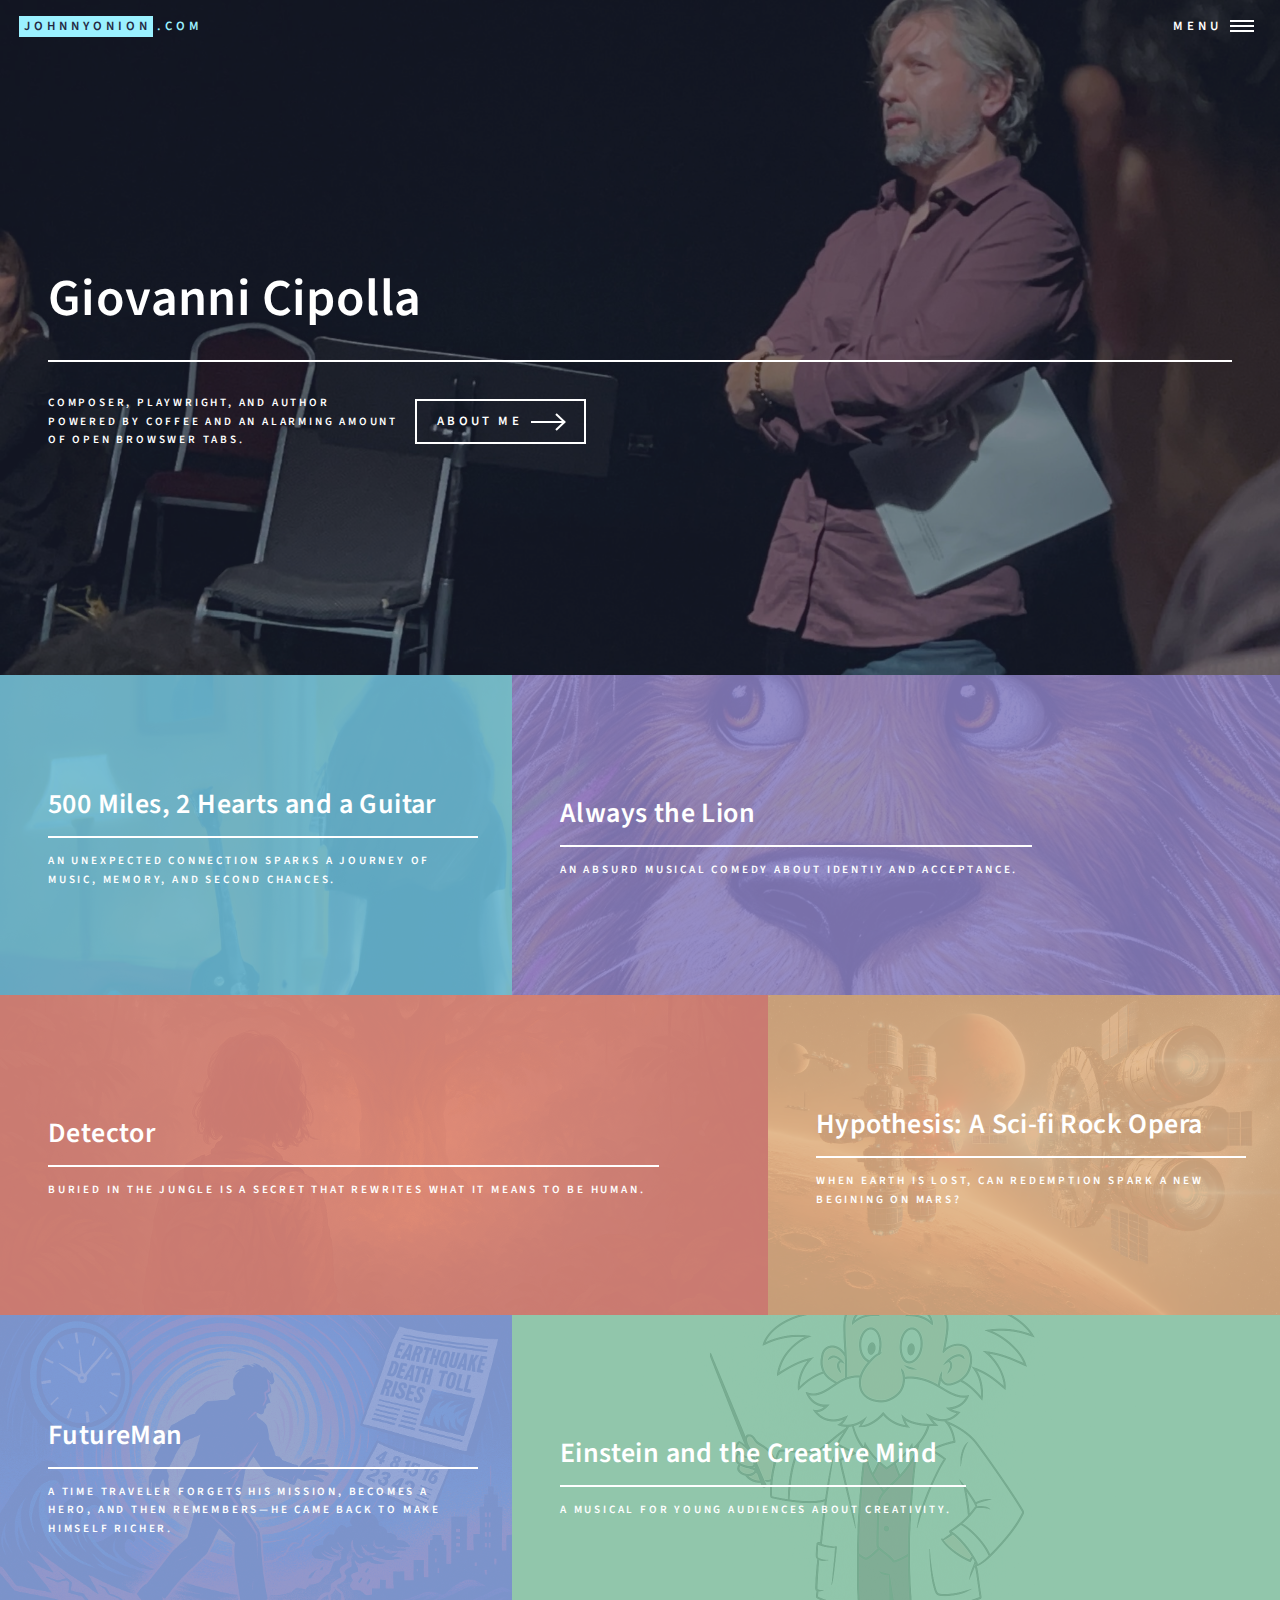
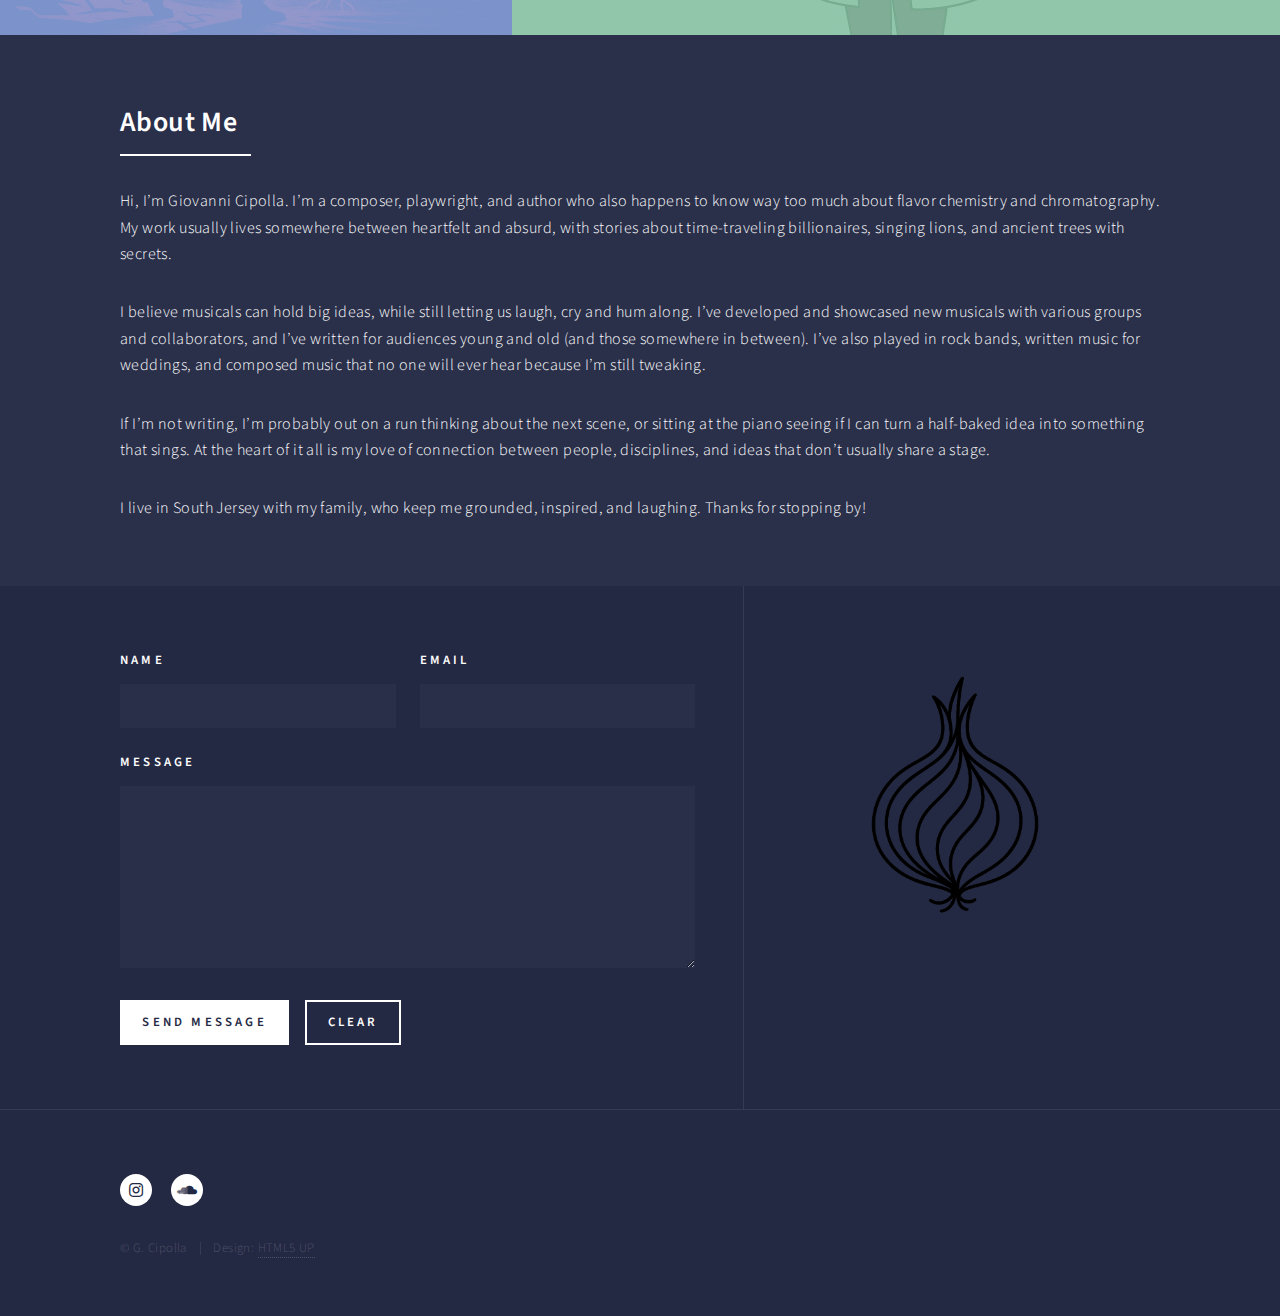
<file: index.html>
<!DOCTYPE HTML>
<!--
	Forty by HTML5 UP
	html5up.net | @ajlkn
	Free for personal and commercial use under the CCA 3.0 license (html5up.net/license)
-->
<html>
	<head>
		<title>johnnyonion.com</title>
		<meta charset="utf-8" />
		<meta name="viewport" content="width=device-width, initial-scale=1, user-scalable=no" />
		<link rel="stylesheet" href="assets/css/main.css" />
		<noscript><link rel="stylesheet" href="assets/css/noscript.css" /></noscript>
	</head>
	<body class="is-preload">

		<!-- Wrapper -->
			<div id="wrapper">

				<!-- Header -->
					<header id="header" class="alt">
						<a href="index.html" class="logo"><strong>johnnyonion</strong><span>.com</span></a>
						<nav>
							<a href="#menu">Menu</a>
						</nav>
					</header>

				<!-- Menu -->
					<nav id="menu">
						<ul class="links">
							<li><a href="index.html">Home</a></li>
							<li><a href="500M.html">500 Miles, 2 Hearts and a Guitar</a></li>
							<li><a href="ATL.html">Always the Lion</a></li>
							<li><a href="Detector.html">Detector</a></li>
							<li><a href="Hypothesis.html">Hypothesis: A Sci-fi Rock Opera</a></li>
							<li><a href="FutureMan.html">FutureMan</a></li>
							<li><a href="Einstein.html">Einstein and the Creative Mind</a></li>
						</ul>
					</nav>

				<!-- Banner -->
					<section id="banner" class="major">
						
						<div class="inner" style="display: flex; align-items: center; justify-content: space-between; gap: 2em; max-width: 1200px; margin: 0 auto; padding: 2em;">
							<!-- Text on Left -->
							<div style="flex: 1;">
								<header class="major">
									<h1>Giovanni Cipolla</h1>
								</header>
								<div class="content">
									<p>Composer, Playwright, and Author<br />
									Powered by coffee and an alarming amount <br />of open browswer tabs.</p>
									<ul class="actions">
										<li><a href="#two" class="button next scrolly">About Me</a></li>
									</ul>
								</div>
							</div>

							<!-- Image on Right -->
							<!-- <div style="flex-shrink: 0;">
								<img src="images/IMG_0107.JPG" alt="" style="max-width: 200px;"/>
							</div> -->
						</div>
					</section>

				<!-- Main -->
					<div id="main">

						<!-- One -->
							<section id="one" class="tiles">
								<article>
									<span class="image">
										<img src="images/pic01.jpeg" alt="" />
									</span>
									<header class="major">
										<h3><a href="500M.html" class="link">500 Miles, 2 Hearts and a Guitar</a></h3>
										<p>An unexpected connection sparks a journey of music, memory, and second chances.</p>
									</header>
								</article>
								<article>
									<span class="image">
										<img src="images/pic02.jpg" alt="" />
									</span>
									<header class="major">
										<h3><a href="ATL.html" class="link">Always the Lion</a></h3>
										<p>An absurd musical comedy about identiy and acceptance.</p>
									</header>
								</article>
								<article>
									<span class="image">
										<img src="images/Detector_intro.png" alt="" />
									</span>
									<header class="major">
										<h3><a href="Detector.html" class="link">Detector</a></h3>
										<p>Buried in the jungle is a secret that rewrites what it means to be human.</p>
									</header>
								</article>
								<article>
									<span class="image">
										<img src="images/hypossphoto.png" alt="" />
									</span>
									<header class="major">
										<h3><a href="Hypothesis.html" class="link">Hypothesis: A Sci-fi Rock Opera</a></h3>
										<p>When Earth is lost, can redemption spark a new begining on Mars?</p>
									</header>
								</article>
								<article>
									<span class="image">
										<img src="images/futureman_image.png" alt="" />
									</span>
									<header class="major">
										<h3><a href="FutureMan.html" class="link">FutureMan</a></h3>
										<p>A time traveler forgets his mission, becomes a hero, and then remembers—he came back to make himself richer.</p>
									</header>
								</article>
								<article>
									<span class="image">
										<img src="images/Einstein.png" alt="" />
									</span>
									<header class="major">
										<h3><a href="Einstein.html" class="link">Einstein and the Creative Mind</a></h3>
										<p>A musical for young audiences about creativity.</p>
									</header>
								</article>
							</section>

						<!-- Two -->
							<section id="two">
								<div class="inner">
									<header class="major">
										<h2>About Me</h2>
									</header>
									<p>Hi, I’m Giovanni Cipolla. I’m a composer, playwright, and author who also happens to know way too much about flavor chemistry and chromatography. My work usually lives somewhere between heartfelt and absurd, with stories about time-traveling billionaires, singing lions, and ancient trees with secrets.</p>

									<p>I believe musicals can hold big ideas, while still letting us laugh, cry and hum along. I’ve developed and showcased new musicals with various groups and collaborators, and I’ve written for audiences young and old (and those somewhere in between). I’ve also played in rock bands, written music for weddings, and composed music that no one will ever hear because I’m still tweaking.</p>

									<p>If I’m not writing, I’m probably out on a run thinking about the next scene, or sitting at the piano seeing if I can turn a half-baked idea into something that sings. At the heart of it all is my love of connection between people, disciplines, and ideas that don’t usually share a stage.</p>
										
									<p>I live in South Jersey with my family, who keep me grounded, inspired, and laughing. Thanks for stopping by!</p>
									
								</div>
							</section>

					</div>

				<!-- Contact -->
					<section id="contact">
						<div class="inner">
							<section>
								<form method="post" action="contact.php">
									<div class="fields">
										<div class="field half">
											<label for="name">Name</label>
											<input type="text" name="name" id="name" />
										</div>
										<div class="field half">
											<label for="email">Email</label>
											<input type="text" name="email" id="email" />
										</div>
										<div class="field">
											<label for="message">Message</label>
											<textarea name="message" id="message" rows="6"></textarea>
										</div>
										<div style="display:none;">
           									<label for="website">Website</label>
            								<input type="text" name="website" id="website" />
       									</div>
									</div>
									<ul class="actions">
										<li><input type="submit" value="Send Message" class="primary" /></li>
										<li><input type="reset" value="Clear" /></li>
									</ul>
								</form>
							</section>
							<section class="split">
								
									<img src="images/onion_logo.png" width="90%"/>	
								<!--- <section>
									<div class="contact-method">
										<span class="icon solid alt fa-envelope"></span>
										<h3>Email</h3>
										<a href="#">information@untitled.tld</a>
									</div>
								</section>
								<section>
									<div class="contact-method">
										<span class="icon solid alt fa-phone"></span>
										<h3>Phone</h3>
										<span>(000) 000-0000 x12387</span>
									</div>
								</section>
								<section>
									<div class="contact-method">
										<span class="icon solid alt fa-home"></span>
										<h3>Address</h3>
										<span>1234 Somewhere Road #5432<br />
										Nashville, TN 00000<br />
										United States of America</span>
									</div>
								</section> -->
							</section>
						</div>
					</section>

				<!-- Footer -->
					<footer id="footer">
						<div class="inner">
							<ul class="icons">
								<!-- <li><a href="#" class="icon brands alt fa-twitter"><span class="label">Twitter</span></a></li>
								<li><a href="#" class="icon brands alt fa-facebook-f"><span class="label">Facebook</span></a></li> -->
								<li><a href="http://www.Instagram.com/caffeinated_composer" class="icon brands alt fa-instagram"><span class="label">Instagram</span></a></li>
								<li><a href="https://soundcloud.com/johnyonion" class="icon brands alt fa-soundcloud"><span class="label">SoundCloud</span></a></li>
								<!-- <li><a href="#" class="icon brands alt fa-linkedin-in"><span class="label">LinkedIn</span></a></li> -->
							</ul>
							<ul class="copyright">
								<li>&copy; G. Cipolla</li><li>Design: <a href="https://html5up.net">HTML5 UP</a></li>
							</ul>
						</div>
					</footer>

			</div>

		<!-- Scripts -->
			<script src="assets/js/jquery.min.js"></script>
			<script src="assets/js/jquery.scrolly.min.js"></script>
			<script src="assets/js/jquery.scrollex.min.js"></script>
			<script src="assets/js/browser.min.js"></script>
			<script src="assets/js/breakpoints.min.js"></script>
			<script src="assets/js/util.js"></script>
			<script src="assets/js/main.js"></script>

	</body>
</html>
</file>
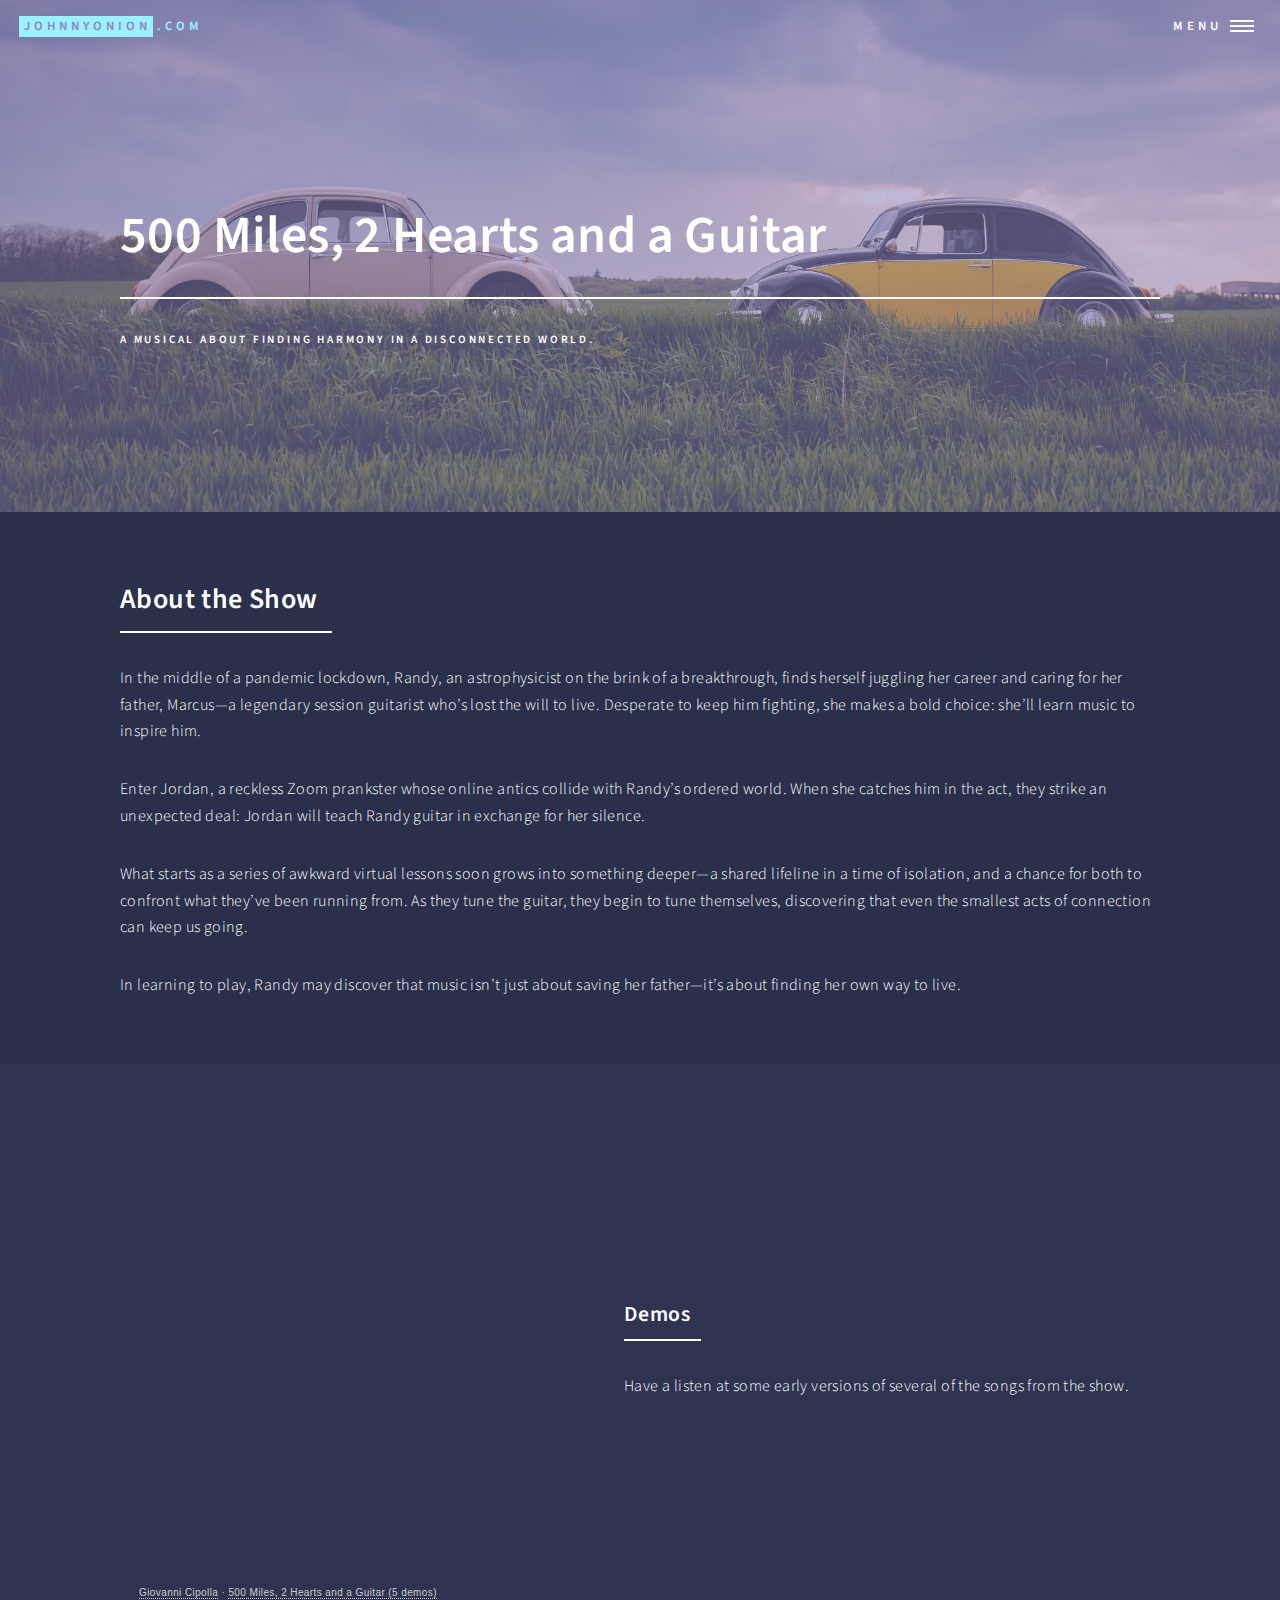
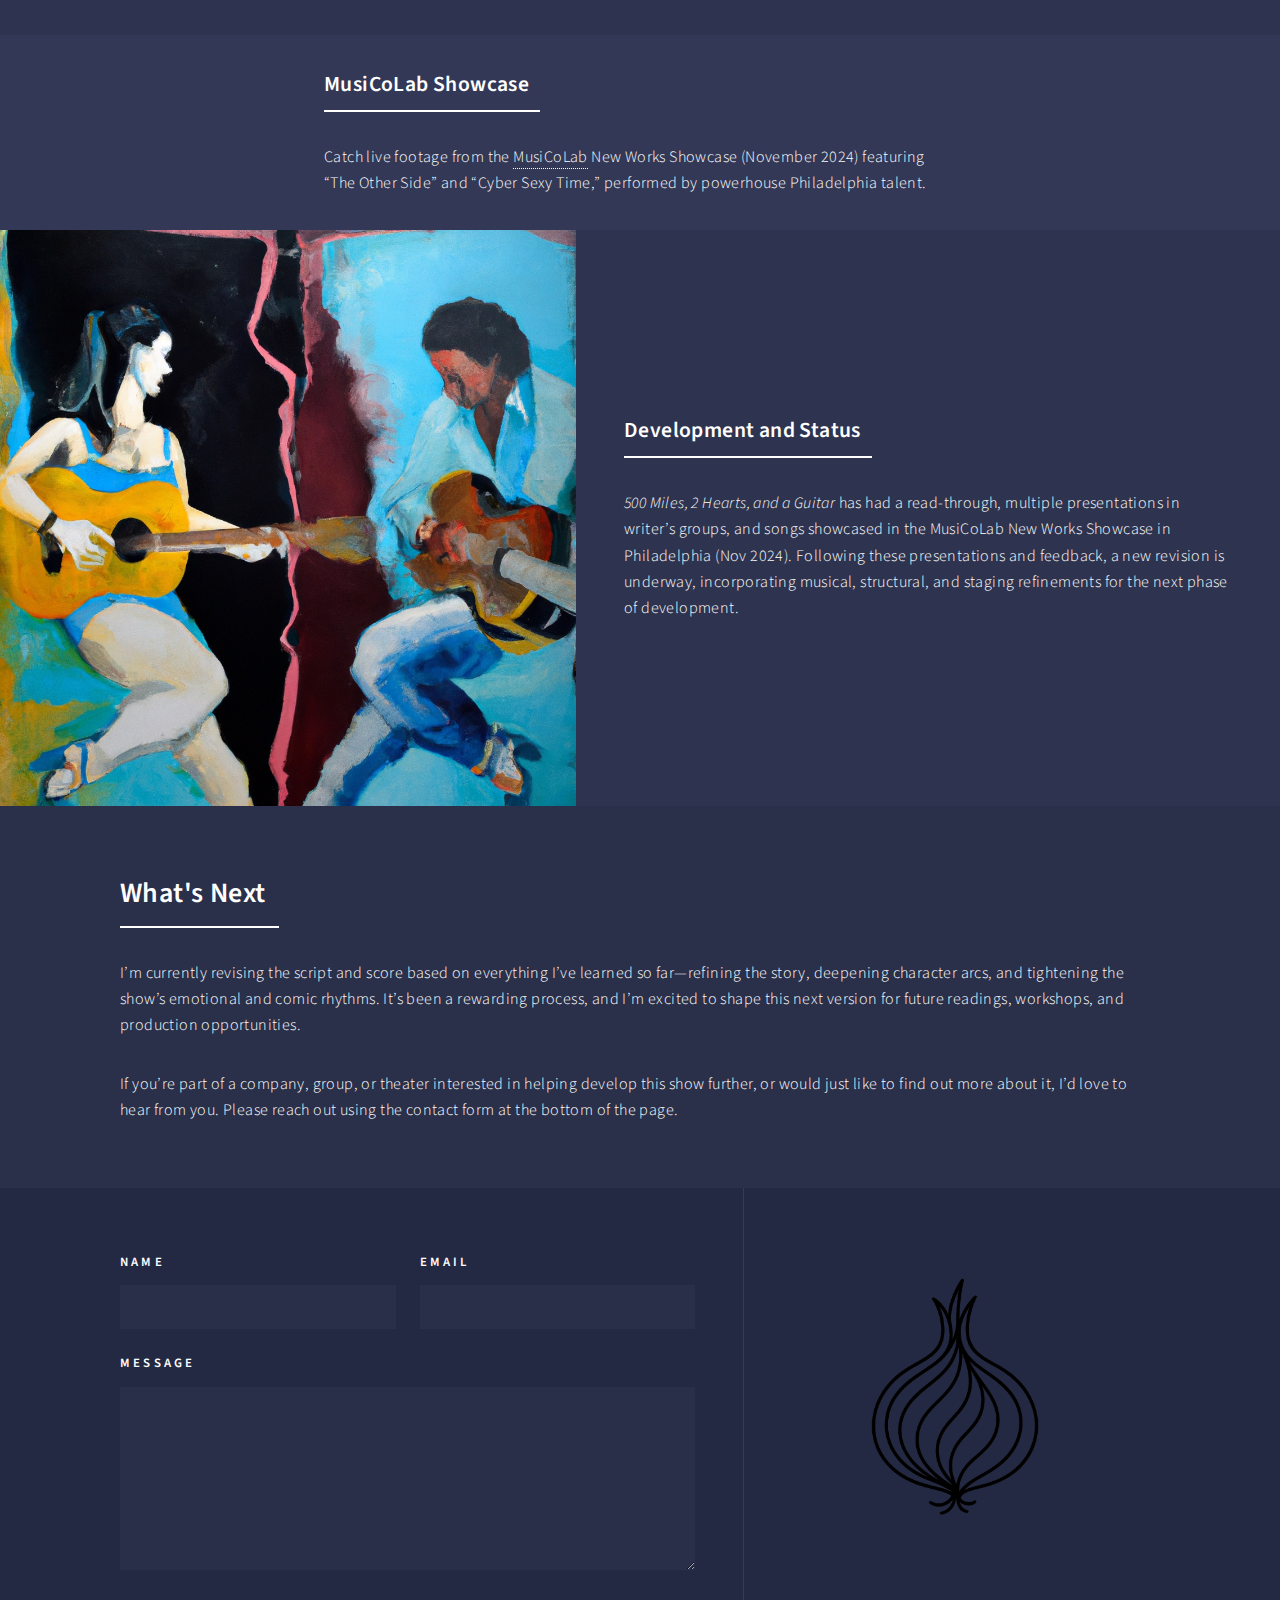
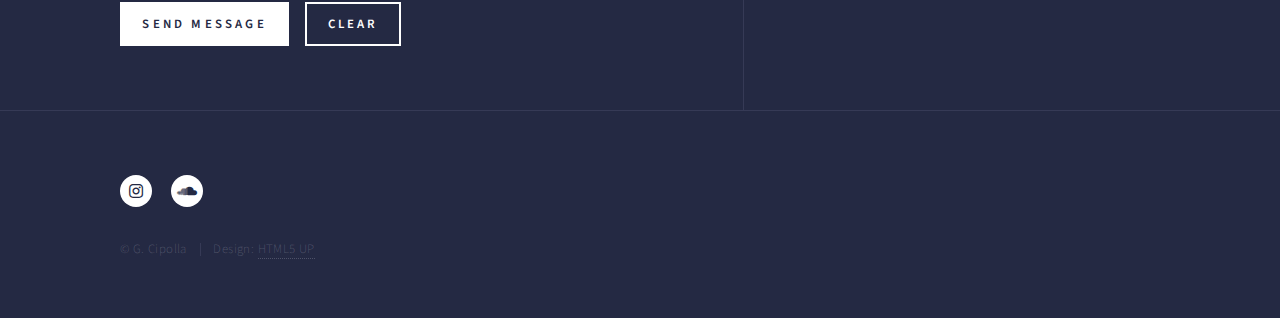
<file: 500M.html>
<!DOCTYPE HTML>
<!--
	Forty by HTML5 UP
	html5up.net | @ajlkn
	Free for personal and commercial use under the CCA 3.0 license (html5up.net/license)
-->
<html>
	<head>
		<title>500 Miles - johnnyonion.com</title>
		<meta charset="utf-8" />
		<meta name="viewport" content="width=device-width, initial-scale=1, user-scalable=no" />
		<link rel="stylesheet" href="assets/css/main.css" />
		<noscript><link rel="stylesheet" href="assets/css/noscript.css" /></noscript>
	</head>
	<body class="is-preload">

		<!-- Wrapper -->
			<div id="wrapper">

				<!-- Header -->
				<!-- Note: The "styleN" class below should match that of the banner element. -->
					<header id="header" class="alt style2">
						<a href="index.html" class="logo"><strong>johnnyonion</strong><span>.com</span></a>
						<nav>
							<a href="#menu">Menu</a>
						</nav>
					</header>

				<!-- Menu -->
					<nav id="menu">
						<ul class="links">
							<li><a href="index.html">Home</a></li>
							<li><a href="500M.html">500 Miles, 2 Hearts and a Guitar</a></li>
							<li><a href="ATL.html">Always the Lion</a></li>
							<li><a href="Detector.html">Detector</a></li>
							<li><a href="Hypothesis.html">Hypothesis: A Sci-fi Rock Opera</a></li>
							<li><a href="FutureMan.html">FutureMan</a></li>
							<li><a href="Einstein.html">Einstein and the Creative Mind</a></li>
						</ul>
					</nav>

				<!-- Banner -->
				<!-- Note: The "styleN" class below should match that of the header element. -->
					<section id="banner" class="style2">
						<div class="inner">
							<span class="image">
								<img src="images/500Cars.jpg" alt="" />
							</span>
							<header class="major">
								<h1>500 Miles, 2 Hearts and a Guitar</h1>
							</header>
							<div class="content">
								<p>A Musical about finding harmony in a disconnected world.</p>
							</div>
						</div>
					</section>

				<!-- Main -->
					<div id="main">

						<!-- One -->
							<section id="one">
								<div class="inner">
									<header class="major">
										<h2>About the Show</h2>
									</header>
									<p>In the middle of a pandemic lockdown, Randy, an astrophysicist on the brink of a breakthrough, finds herself juggling her career and caring for her father, Marcus—a legendary session guitarist who’s lost the will to live. Desperate to keep him fighting, she makes a bold choice: she’ll learn music to inspire him.</p>
									<p>Enter Jordan, a reckless Zoom prankster whose online antics collide with Randy’s ordered world. When she catches him in the act, they strike an unexpected deal: Jordan will teach Randy guitar in exchange for her silence.</p>
									<p>What starts as a series of awkward virtual lessons soon grows into something deeper—a shared lifeline in a time of isolation, and a chance for both to confront what they’ve been running from. As they tune the guitar, they begin to tune themselves, discovering that even the smallest acts of connection can keep us going.</p>
									<p>In learning to play, Randy may discover that music isn’t just about saving her father—it’s about finding her own way to live.</p>
								</div>
							</section>

						<!-- Two -->
							<section id="two" class="spotlights">
								<section>
									<!-- <a href="generic.html" class="image">
										<img src="images/pic08.jpg" alt="" data-position="center center" />
									</a> -->
									<div class="content" data-position="center center">
									    <p><iframe width="100%" height="450" scrolling="no" frameborder="no" allow="autoplay" src="https://w.soundcloud.com/player/?url=https%3A//api.soundcloud.com/playlists/1887681197&color=%23ff5500&auto_play=false&hide_related=false&show_comments=false&show_user=false&show_reposts=false&show_teaser=false"></iframe><div style="font-size: 10px; color: #cccccc;line-break: anywhere;word-break: normal;overflow: hidden;white-space: nowrap;text-overflow: ellipsis; font-family: Interstate,Lucida Grande,Lucida Sans Unicode,Lucida Sans,Garuda,Verdana,Tahoma,sans-serif;font-weight: 100;"><a href="https://soundcloud.com/johnyonion" title="Giovanni Cipolla" target="_blank" style="color: #cccccc; text-decoration: none;">Giovanni Cipolla</a> · <a href="https://soundcloud.com/johnyonion/sets/500-miles-2-hearts-and-a" title="500 Miles, 2 Hearts and a Guitar (5 demos)" target="_blank" style="color: #cccccc; text-decoration: none;">500 Miles, 2 Hearts and a Guitar (5 demos)</a></div></p>
									</div>
									<div class="content">
										<div class="inner">
											<header class="major">
												<h3>Demos</h3>
											</header>
											<p>Have a listen at some early versions of several of the songs from the show. </p>
										</div>
									</div>
								</section>
								<section>
									<div class="inner iframe-flex">
										<div iframe-box>
											<iframe 
												src="https://www.youtube.com/embed/nwxIHGhbkG8?si=fvQGUQhdCWcyulqt"
												title="MusiCoLab Showcase"
												frameborder="0"
												allow="accelerometer; autoplay; clipboard-write; encrypted-media; gyroscope; picture-in-picture; web-share"
												allowfullscreen
												referrerpolicy="strict-origin-when-cross-origin">
											</iframe>
										</div>
									</div>
									<div class="content">
										<div class="inner">
											<header class="major">
												<h3>MusiCoLab Showcase</h3>
											</header>
											<p>
												Catch live footage from the 
												<a href="http://musicolab.org">MusiCoLab</a> 
												New Works Showcase (November 2024) featuring “The Other Side” and “Cyber Sexy Time,” 
												performed by powerhouse Philadelphia talent.
											</p>
										</div>
									</div>
								</section>
								<section>
									<div class="image">
										<img src="images/5001.jpeg" alt="" data-position="25% 25%" />
									</div>
									<div class="content">
										<div class="inner">
											<header class="major">
												<h3>Development and Status</h3>
											</header>
											<p><em>500 Miles, 2 Hearts, and a Guitar</em> has had a read-through, multiple presentations in writer’s groups, and songs showcased in the MusiCoLab New Works Showcase in Philadelphia (Nov 2024). Following these presentations and feedback, a new revision is underway, incorporating musical, structural, and staging refinements for the next phase of development.</p>
										</div>
									</div>
								</section>
							</section>

						<!-- Three -->
							<section id="three">
								<div class="inner">
									<header class="major">
										<h2>What's Next</h2>
									</header>
									<p>I’m currently revising the script and score based on everything I’ve learned so far—refining the story, deepening character arcs, and tightening the show’s emotional and comic rhythms. It’s been a rewarding process, and I’m excited to shape this next version for future readings, workshops, and production opportunities.</p>

									<p>If you’re part of a company, group, or theater interested in helping develop this show further, or would just like to find out more about it, I’d love to hear from you. Please reach out using the contact form at the bottom of the page.</p>
									
								</div>
							</section>

					</div>

				<!-- Contact -->
					<section id="contact">
						<div class="inner">
							<section>
								<form method="post" action="contact.php">
									<div class="fields">
										<div class="field half">
											<label for="name">Name</label>
											<input type="text" name="name" id="name" />
										</div>
										<div class="field half">
											<label for="email">Email</label>
											<input type="text" name="email" id="email" />
										</div>
										<div class="field">
											<label for="message">Message</label>
											<textarea name="message" id="message" rows="6"></textarea>
										</div>
										<div style="display:none;">
           									<label for="website">Website</label>
            								<input type="text" name="website" id="website" />
       									</div>
									</div>
									<ul class="actions">
										<li><input type="submit" value="Send Message" class="primary" /></li>
										<li><input type="reset" value="Clear" /></li>
									</ul>
								</form>
							</section>
							<section class="split">
								
									<img src="images/onion_logo.png" width="90%"/>	
								<!--- <section>
									<div class="contact-method">
										<span class="icon solid alt fa-envelope"></span>
										<h3>Email</h3>
										<a href="#">information@untitled.tld</a>
									</div>
								</section>
								<section>
									<div class="contact-method">
										<span class="icon solid alt fa-phone"></span>
										<h3>Phone</h3>
										<span>(000) 000-0000 x12387</span>
									</div>
								</section>
								<section>
									<div class="contact-method">
										<span class="icon solid alt fa-home"></span>
										<h3>Address</h3>
										<span>1234 Somewhere Road #5432<br />
										Nashville, TN 00000<br />
										United States of America</span>
									</div>
								</section> -->
							</section>
						</div>
					</section>

				<!-- Footer -->
					<footer id="footer">
						<div class="inner">
							<ul class="icons">
								<!-- <li><a href="#" class="icon brands alt fa-twitter"><span class="label">Twitter</span></a></li>
								<li><a href="#" class="icon brands alt fa-facebook-f"><span class="label">Facebook</span></a></li> -->
								<li><a href="http://www.Instagram.com/caffeinated_composer" class="icon brands alt fa-instagram"><span class="label">Instagram</span></a></li>
								<li><a href="https://soundcloud.com/johnyonion" class="icon brands alt fa-soundcloud"><span class="label">SoundCloud</span></a></li>
								<!-- <li><a href="#" class="icon brands alt fa-linkedin-in"><span class="label">LinkedIn</span></a></li> -->
							</ul>
							<ul class="copyright">
								<li>&copy; G. Cipolla</li><li>Design: <a href="https://html5up.net">HTML5 UP</a></li>
							</ul>
						</div>
					</footer>


			</div>

		<!-- Scripts -->
			<script src="assets/js/jquery.min.js"></script>
			<script src="assets/js/jquery.scrolly.min.js"></script>
			<script src="assets/js/jquery.scrollex.min.js"></script>
			<script src="assets/js/browser.min.js"></script>
			<script src="assets/js/breakpoints.min.js"></script>
			<script src="assets/js/util.js"></script>
			<script src="assets/js/main.js"></script>

	</body>
</html>
</file>
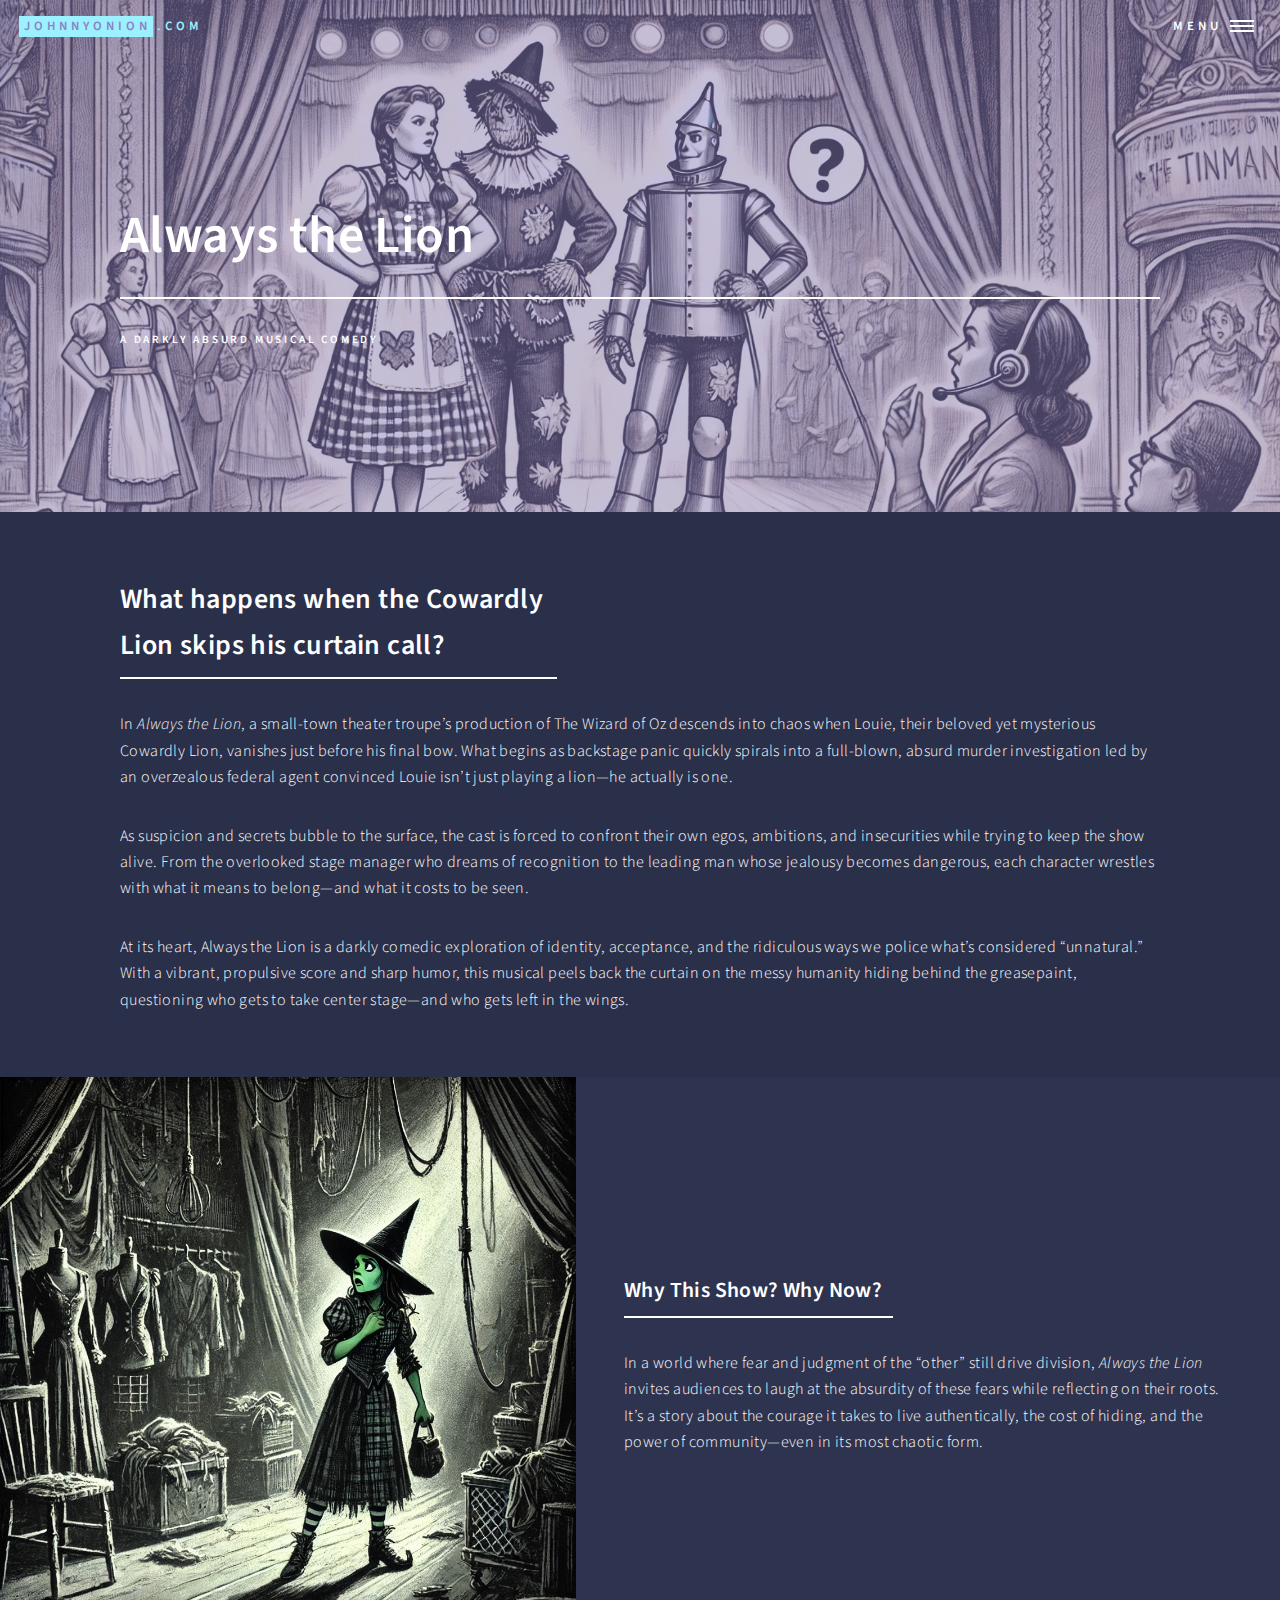
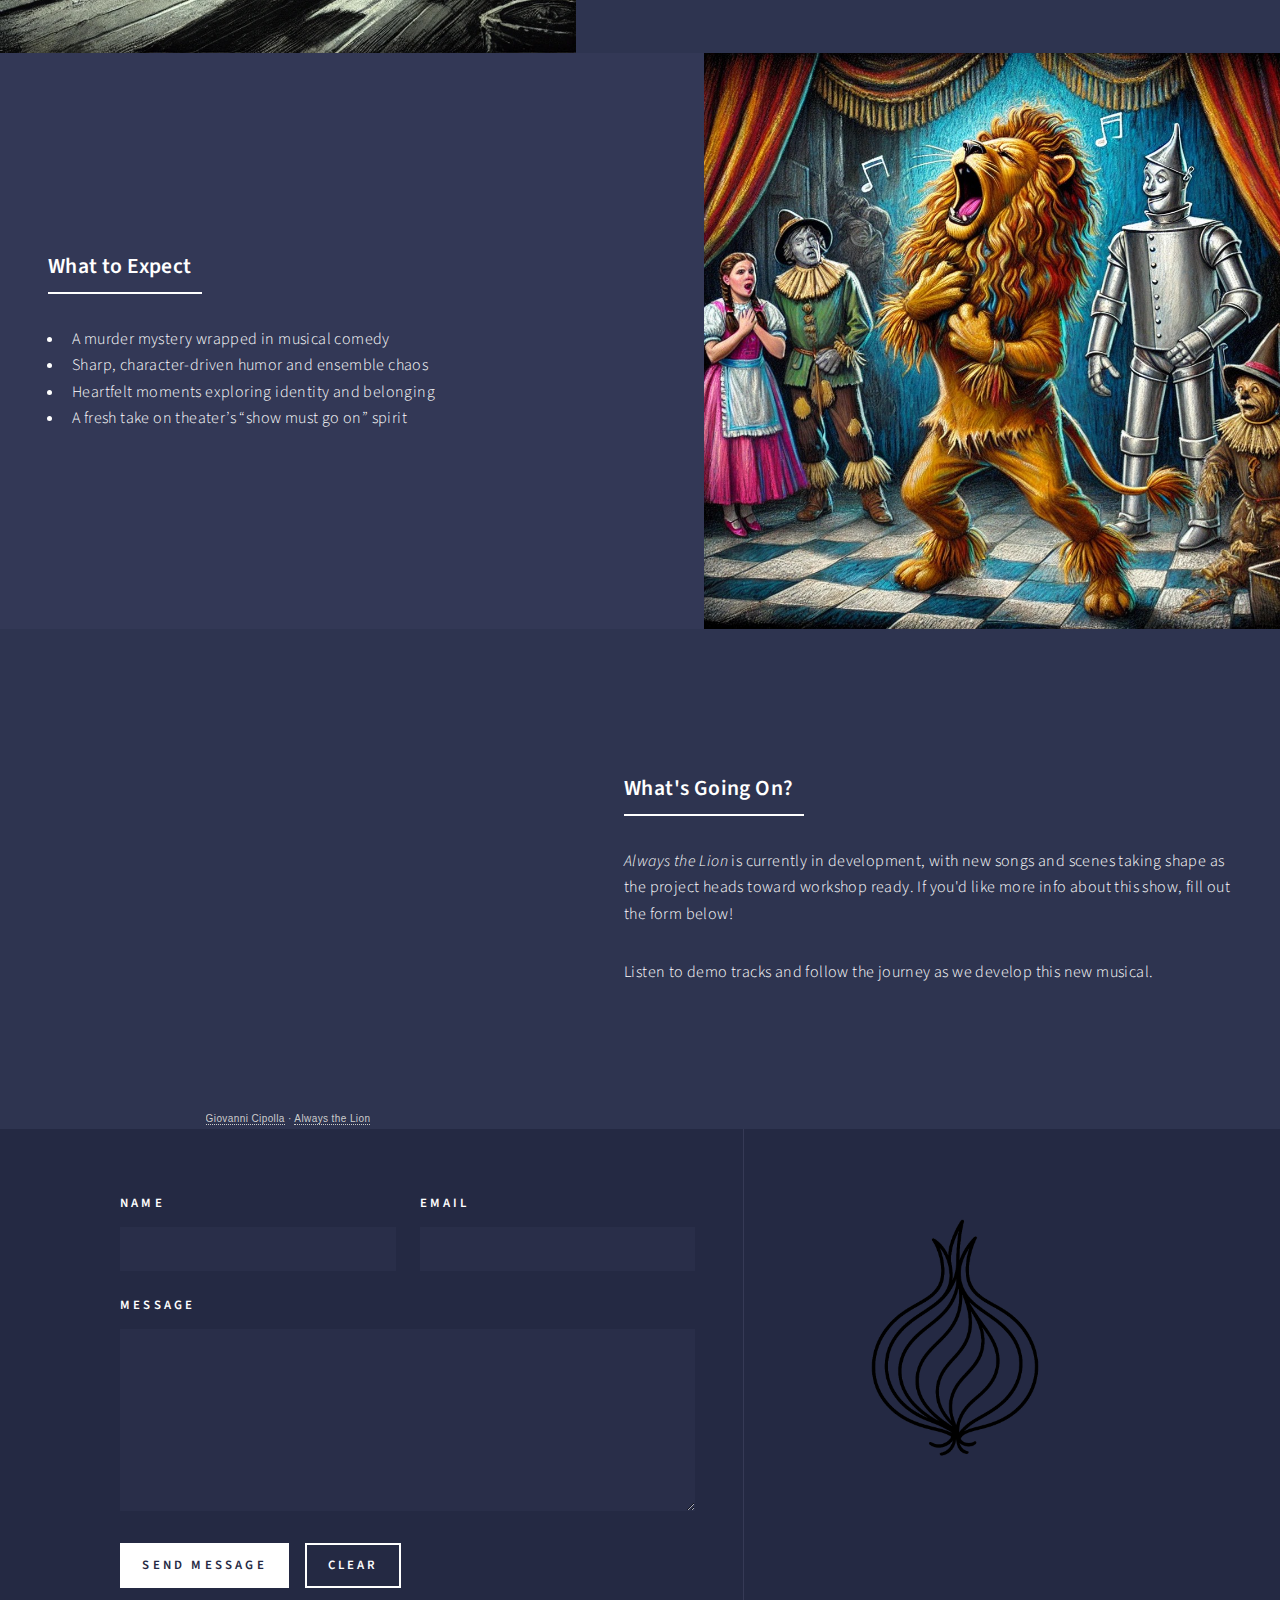
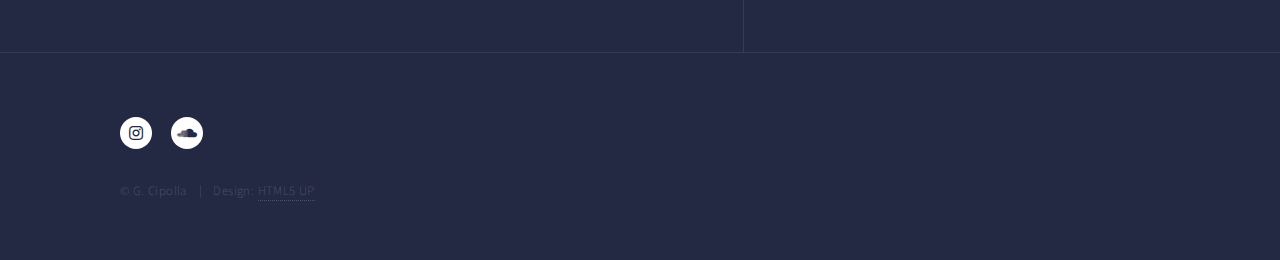
<file: ATL.html>
<!DOCTYPE HTML>
<!--
	Forty by HTML5 UP
	html5up.net | @ajlkn
	Free for personal and commercial use under the CCA 3.0 license (html5up.net/license)
-->
<html>
	<head>
		<title>Always the Lion - johnnyonion.com</title>
		<meta charset="utf-8" />
		<meta name="viewport" content="width=device-width, initial-scale=1, user-scalable=no" />
		<link rel="stylesheet" href="assets/css/main.css" />
		<noscript><link rel="stylesheet" href="assets/css/noscript.css" /></noscript>
		<link rel="icon" href="/images/onion_favicon_32x32_filled.png" type="image/png">
	</head>
	<body class="is-preload">

		<!-- Wrapper -->
			<div id="wrapper">

				<!-- Header -->
				<!-- Note: The "styleN" class below should match that of the banner element. -->
					<header id="header" class="alt style2">
						<a href="index.html" class="logo"><strong>johnnyonion</strong><span>.com</span></a>
						<nav>
							<a href="#menu">Menu</a>
						</nav>
					</header>

				<!-- Menu -->
					<nav id="menu">
						<ul class="links">
							<li><a href="index.html">Home</a></li>
							<li><a href="500M.html">500 Miles, 2 Hearts and a Guitar</a></li>
							<li><a href="ATL.html">Always the Lion</a></li>
							<li><a href="Detector.html">Detector</a></li>
							<li><a href="Hypothesis.html">Hypothesis: A Sci-fi Rock Opera</a></li>
							<li><a href="FutureMan.html">FutureMan</a></li>
							<li><a href="Einstein.html">Einstein and the Creative Mind</a></li>
						</ul>
					</nav>

				<!-- Banner -->
				<!-- Note: The "styleN" class below should match that of the header element. -->
					<section id="banner" class="style2">
						<div class="inner">
							<span class="image">
								<img src="images/MissingLion.jpeg" alt="" />
							</span>
							<header class="major">
								<h1>Always the Lion</h1>
							</header>
							<div class="content">
								<p>A Darkly Absurd Musical Comedy</p>
							</div>
						</div>
					</section>

				<!-- Main -->
					<div id="main">

						<!-- One -->
							<section id="one">
								<div class="inner">
									<header class="major">
										<h2>What happens when the Cowardly <br />Lion skips his curtain call?</h2>
									</header>
									<p>In <em>Always the Lion</em>, a small-town theater troupe’s production of The Wizard of Oz descends into chaos when Louie, their beloved yet mysterious Cowardly Lion, vanishes just before his final bow. What begins as backstage panic quickly spirals into a full-blown, absurd murder investigation led by an overzealous federal agent convinced Louie isn’t just playing a lion—he actually is one.</p>

                                    <p>As suspicion and secrets bubble to the surface, the cast is forced to confront their own egos, ambitions, and insecurities while trying to keep the show alive. From the overlooked stage manager who dreams of recognition to the leading man whose jealousy becomes dangerous, each character wrestles with what it means to belong—and what it costs to be seen.</p>

                                    <p>At its heart, Always the Lion is a darkly comedic exploration of identity, acceptance, and the ridiculous ways we police what’s considered “unnatural.” With a vibrant, propulsive score and sharp humor, this musical peels back the curtain on the messy humanity hiding behind the greasepaint, questioning who gets to take center stage—and who gets left in the wings.</p>
								</div>
							</section>

						<!-- Two -->
							<section id="two" class="spotlights">
								<section>
									<a href="generic.html" class="image">
										<img src="images/WickedWitch.jpeg" alt="" data-position="center center" />
									</a>
									<div class="content">
										<div class="inner">
											<header class="major">
												<h3>Why This Show? Why Now?</h3>
											</header>
											<p>In a world where fear and judgment of the “other” still drive division, <em>Always the Lion</em> invites audiences to laugh at the absurdity of these fears while reflecting on their roots. It’s a story about the courage it takes to live authentically, the cost of hiding, and the power of community—even in its most chaotic form.</p>
											
										</div>
									</div>
								</section>
								<section>
									<a href="generic.html" class="image">
										<img src="images/LionSinging.jpeg" alt="" data-position="top center" />
									</a>
									<div class="content">
										<div class="inner">
											<header class="major">
												<h3>What to Expect</h3>
											</header>
											<p>
												<ul>
													<li>A murder mystery wrapped in musical comedy</li>
													<li>Sharp, character-driven humor and ensemble chaos</li>
													<li>Heartfelt moments exploring identity and belonging</li>
													<li>A fresh take on theater’s “show must go on” spirit</li>
												</ul>

											</p>
											
										</div>
									</div>
								</section>
								<section>
									<div class="content" data-position="center center">
										<iframe width="100%" height="450" scrolling="no" frameborder="no" allow="autoplay" src="https://w.soundcloud.com/player/?url=https%3A//api.soundcloud.com/playlists/2044712817&color=%23ff5500&auto_play=false&hide_related=false&show_comments=false&show_user=false&show_reposts=false&show_teaser=false"></iframe><div style="font-size: 10px; color: #cccccc;line-break: anywhere;word-break: normal;overflow: hidden;white-space: nowrap;text-overflow: ellipsis; font-family: Interstate,Lucida Grande,Lucida Sans Unicode,Lucida Sans,Garuda,Verdana,Tahoma,sans-serif;font-weight: 100;"><a href="https://soundcloud.com/johnyonion" title="Giovanni Cipolla" target="_blank" style="color: #cccccc; text-decoration: none;">Giovanni Cipolla</a> · <a href="https://soundcloud.com/johnyonion/sets/always-the-lion" title="Always the Lion" target="_blank" style="color: #cccccc; text-decoration: none;">Always the Lion</a></div>
									</div>
									<div class="content">
										<div class="inner">
											<header class="major">
												<h3>What's Going On?</h3>
											</header>
											<p><em>Always the Lion</em> is currently in development, with new songs and scenes taking shape as the project heads toward workshop ready. If you'd like more info about this show, fill out the form below!</p>

											<p>Listen to demo tracks and follow the journey as we develop this new musical.</p>
											
										</div>
									</div>
								</section>
							</section>

						<!-- Three -->
							<!-- <section id="three">
								<div class="inner">
									<header class="major">
										<h2>Massa libero</h2>
									</header>
									<p>Nullam et orci eu lorem consequat tincidunt vivamus et sagittis libero. Mauris aliquet magna magna sed nunc rhoncus pharetra. Pellentesque condimentum sem. In efficitur ligula tate urna. Maecenas laoreet massa vel lacinia pellentesque lorem ipsum dolor. Nullam et orci eu lorem consequat tincidunt. Vivamus et sagittis libero. Mauris aliquet magna magna sed nunc rhoncus amet pharetra et feugiat tempus.</p>
									<ul class="actions">
										<li><a href="generic.html" class="button next">Get Started</a></li>
									</ul>
								</div>
							</section> -->

					</div>

				<!-- Contact -->
					<section id="contact">
						<div class="inner">
							<section>
								<form method="post" action="contact.php">
									<div class="fields">
										<div class="field half">
											<label for="name">Name</label>
											<input type="text" name="name" id="name" />
										</div>
										<div class="field half">
											<label for="email">Email</label>
											<input type="text" name="email" id="email" />
										</div>
										<div class="field">
											<label for="message">Message</label>
											<textarea name="message" id="message" rows="6"></textarea>
										</div>
										<div style="display:none;">
           									<label for="website">Website</label>
            								<input type="text" name="website" id="website" />
       									</div>
									</div>
									<ul class="actions">
										<li><input type="submit" value="Send Message" class="primary" /></li>
										<li><input type="reset" value="Clear" /></li>
									</ul>
								</form>
							</section>
							<section class="split">
								
									<img src="images/onion_logo.png" width="90%"/>	
								<!--- <section>
									<div class="contact-method">
										<span class="icon solid alt fa-envelope"></span>
										<h3>Email</h3>
										<a href="#">information@untitled.tld</a>
									</div>
								</section>
								<section>
									<div class="contact-method">
										<span class="icon solid alt fa-phone"></span>
										<h3>Phone</h3>
										<span>(000) 000-0000 x12387</span>
									</div>
								</section>
								<section>
									<div class="contact-method">
										<span class="icon solid alt fa-home"></span>
										<h3>Address</h3>
										<span>1234 Somewhere Road #5432<br />
										Nashville, TN 00000<br />
										United States of America</span>
									</div>
								</section> -->
							</section>
						</div>
					</section>

				<!-- Footer -->
					<footer id="footer">
						<div class="inner">
							<ul class="icons">
								<!-- <li><a href="#" class="icon brands alt fa-twitter"><span class="label">Twitter</span></a></li>
								<li><a href="#" class="icon brands alt fa-facebook-f"><span class="label">Facebook</span></a></li> -->
								<li><a href="http://www.Instagram.com/caffeinated_composer" class="icon brands alt fa-instagram"><span class="label">Instagram</span></a></li>
								<li><a href="https://soundcloud.com/johnyonion" class="icon brands alt fa-soundcloud"><span class="label">SoundCloud</span></a></li>
								<!-- <li><a href="#" class="icon brands alt fa-linkedin-in"><span class="label">LinkedIn</span></a></li> -->
							</ul>
							<ul class="copyright">
								<li>&copy; G. Cipolla</li><li>Design: <a href="https://html5up.net">HTML5 UP</a></li>
							</ul>
						</div>
					</footer>


			</div>

		<!-- Scripts -->
			<script src="assets/js/jquery.min.js"></script>
			<script src="assets/js/jquery.scrolly.min.js"></script>
			<script src="assets/js/jquery.scrollex.min.js"></script>
			<script src="assets/js/browser.min.js"></script>
			<script src="assets/js/breakpoints.min.js"></script>
			<script src="assets/js/util.js"></script>
			<script src="assets/js/main.js"></script>

	</body>
</html>
</file>
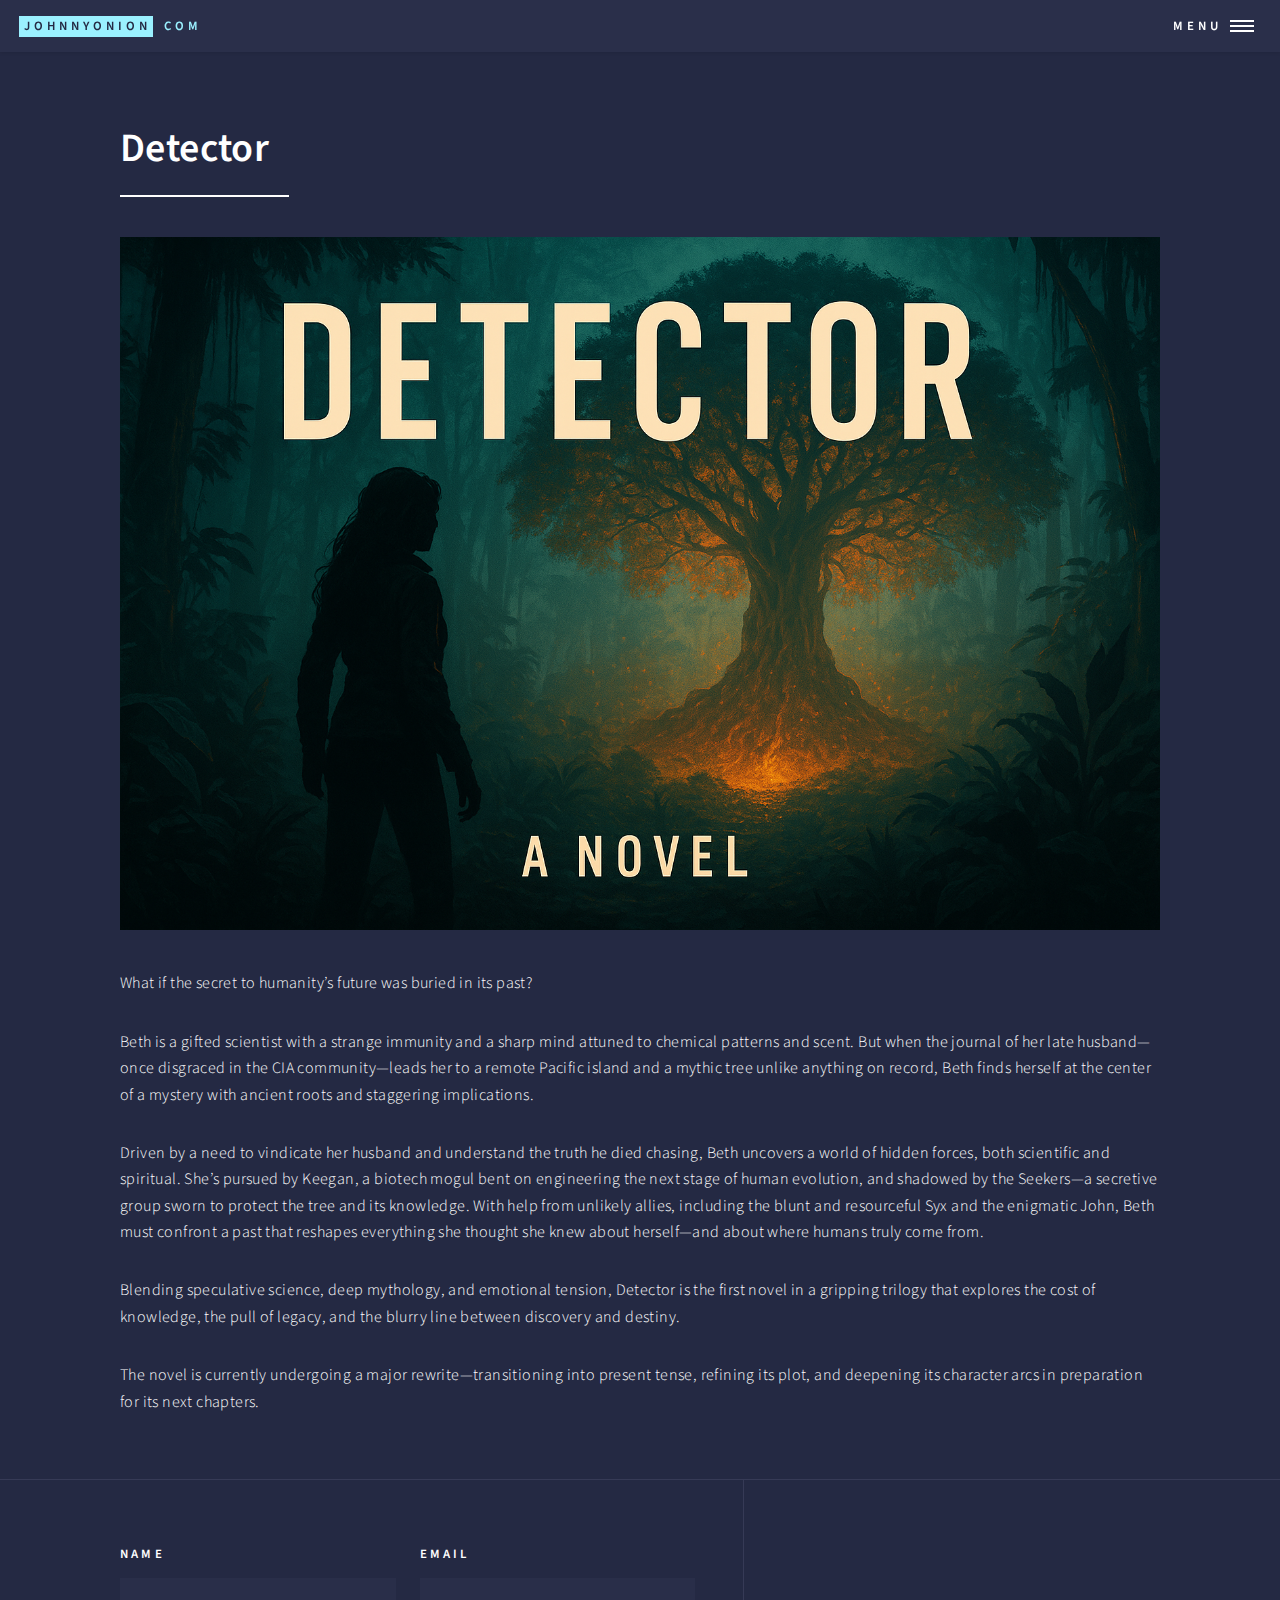
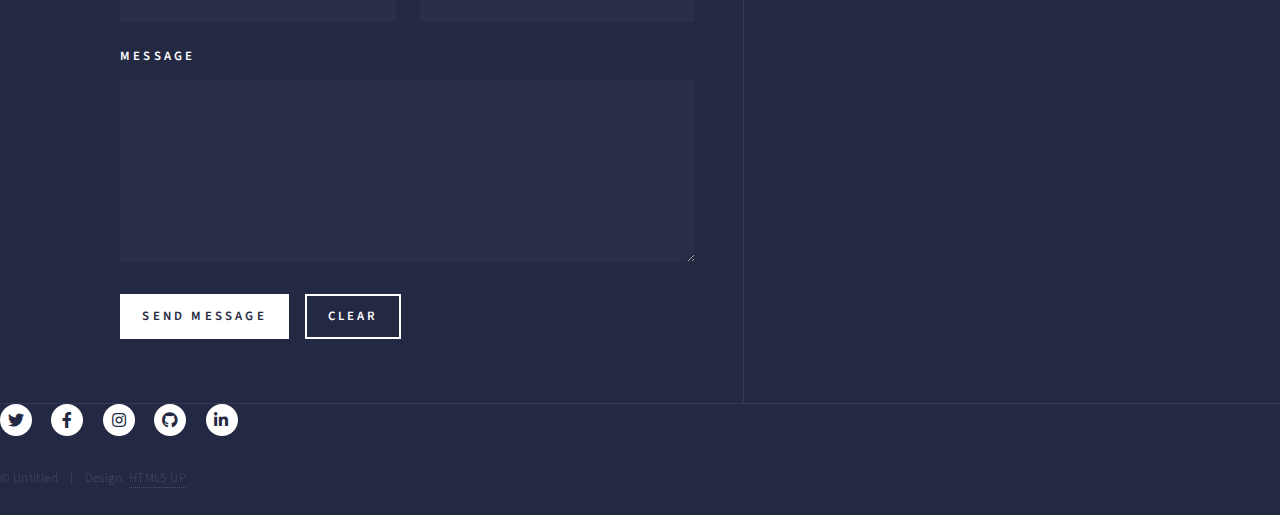
<file: Detector.html>
<!DOCTYPE HTML>
<!--
	Forty by HTML5 UP
	html5up.net | @ajlkn
	Free for personal and commercial use under the CCA 3.0 license (html5up.net/license)
-->
<html>
	<head>
		<title>Generic - Forty by HTML5 UP</title>
		<meta charset="utf-8" />
		<meta name="viewport" content="width=device-width, initial-scale=1, user-scalable=no" />
		<link rel="stylesheet" href="assets/css/main.css" />
		<noscript><link rel="stylesheet" href="assets/css/noscript.css" /></noscript>
	</head>
	<body class="is-preload">

		<!-- Wrapper -->
			<div id="wrapper">

				<!-- Header -->
					<header id="header">
						<a href="index.html" class="logo"><strong>johnnyonion</strong> <span>com</span></a>
						<nav>
							<a href="#menu">Menu</a>
						</nav>
					</header>

				<!-- Menu -->
					<nav id="menu">
						<ul class="links">
							<li><a href="index.html">Home</a></li>
							<li><a href="500M.html">500 Miles, 2 Hearts and a Guitar</a></li>
							<li><a href="ATL.html">Always the Lion</a></li>
							<li><a href="Detector.html">Detector</a></li>
							<li><a href="hypothesis.html">Hypothesis: A Sci-fi Rock Opera</a></li>
							<li><a href="FutureMan.html">FutureMan</a></li>
							<li><a href="Einstein.html">Einstein and the Creative Mind</a></li>
						</ul>
					</nav>

				<!-- Main -->
					<div id="main" class="alt">

						<!-- One -->
							<section id="one">
								<div class="inner">
									<header class="major">
										<h1>Detector</h1>
									</header>
									<span class="image main"><img src="images/Detector_banner.png" alt="" /></span>
									<p>What if the secret to humanity’s future was buried in its past?</p>

									<p>Beth is a gifted scientist with a strange immunity and a sharp mind attuned to chemical patterns and scent. But when the journal of her late husband—once disgraced in the CIA community—leads her to a remote Pacific island and a mythic tree unlike anything on record, Beth finds herself at the center of a mystery with ancient roots and staggering implications.</p>

                                    <p>Driven by a need to vindicate her husband and understand the truth he died chasing, Beth uncovers a world of hidden forces, both scientific and spiritual. She’s pursued by Keegan, a biotech mogul bent on engineering the next stage of human evolution, and shadowed by the Seekers—a secretive group sworn to protect the tree and its knowledge. With help from unlikely allies, including the blunt and resourceful Syx and the enigmatic John, Beth must confront a past that reshapes everything she thought she knew about herself—and about where humans truly come from.</p>

                                    <p>Blending speculative science, deep mythology, and emotional tension, Detector is the first novel in a gripping trilogy that explores the cost of knowledge, the pull of legacy, and the blurry line between discovery and destiny.</p>

                                    <p>The novel is currently undergoing a major rewrite—transitioning into present tense, refining its plot, and deepening its character arcs in preparation for its next chapters.</p>
									
								</div>
							</section>

					</div>

				<!-- Contact -->
					<section id="contact">
						<div class="inner">
							<section>
								<form method="post" action="contact.php">
									<div class="fields">
										<div class="field half">
											<label for="name">Name</label>
											<input type="text" name="name" id="name" />
										</div>
										<div class="field half">
											<label for="email">Email</label>
											<input type="text" name="email" id="email" />
										</div>
										<div class="field">
											<label for="message">Message</label>
											<textarea name="message" id="message" rows="6"></textarea>
										</div>
										<div style="display:none;">
           									<label for="website">Website</label>
            								<input type="text" name="website" id="website" />
       									</div>
									</div>
									<ul class="actions">
										<li><input type="submit" value="Send Message" class="primary" /></li>
										<li><input type="reset" value="Clear" /></li>
									</ul>
								</form>
							</section>
							<!-- <section class="split">
								<section>
									<div class="contact-method">
										<span class="icon solid alt fa-envelope"></span>
										<h3>Email</h3>
										<a href="#">information@untitled.tld</a>
									</div>
								</section>
								<section>
									<div class="contact-method">
										<span class="icon solid alt fa-phone"></span>
										<h3>Phone</h3>
										<span>(000) 000-0000 x12387</span>
									</div>
								</section>
								<section>
									<div class="contact-method">
										<span class="icon solid alt fa-home"></span>
										<h3>Address</h3>
										<span>1234 Somewhere Road #5432<br />
										Nashville, TN 00000<br />
										United States of America</span>
									</div>
								</section> -->
							</section>
						</div>
					</section>

				<!-- Footer -->
					<footer id="footer">
						<div class="inner">
							<ul class="icons">
								<li><a href="#" class="icon brands alt fa-twitter"><span class="label">Twitter</span></a></li>
								<li><a href="#" class="icon brands alt fa-facebook-f"><span class="label">Facebook</span></a></li>
								<li><a href="#" class="icon brands alt fa-instagram"><span class="label">Instagram</span></a></li>
								<li><a href="#" class="icon brands alt fa-github"><span class="label">GitHub</span></a></li>
								<li><a href="#" class="icon brands alt fa-linkedin-in"><span class="label">LinkedIn</span></a></li>
							</ul>
							<ul class="copyright">
								<li>&copy; Untitled</li><li>Design: <a href="https://html5up.net">HTML5 UP</a></li>
							</ul>
						</div>
					</footer>

			</div>

		<!-- Scripts -->
			<script src="assets/js/jquery.min.js"></script>
			<script src="assets/js/jquery.scrolly.min.js"></script>
			<script src="assets/js/jquery.scrollex.min.js"></script>
			<script src="assets/js/browser.min.js"></script>
			<script src="assets/js/breakpoints.min.js"></script>
			<script src="assets/js/util.js"></script>
			<script src="assets/js/main.js"></script>

	</body>
</html>
</file>
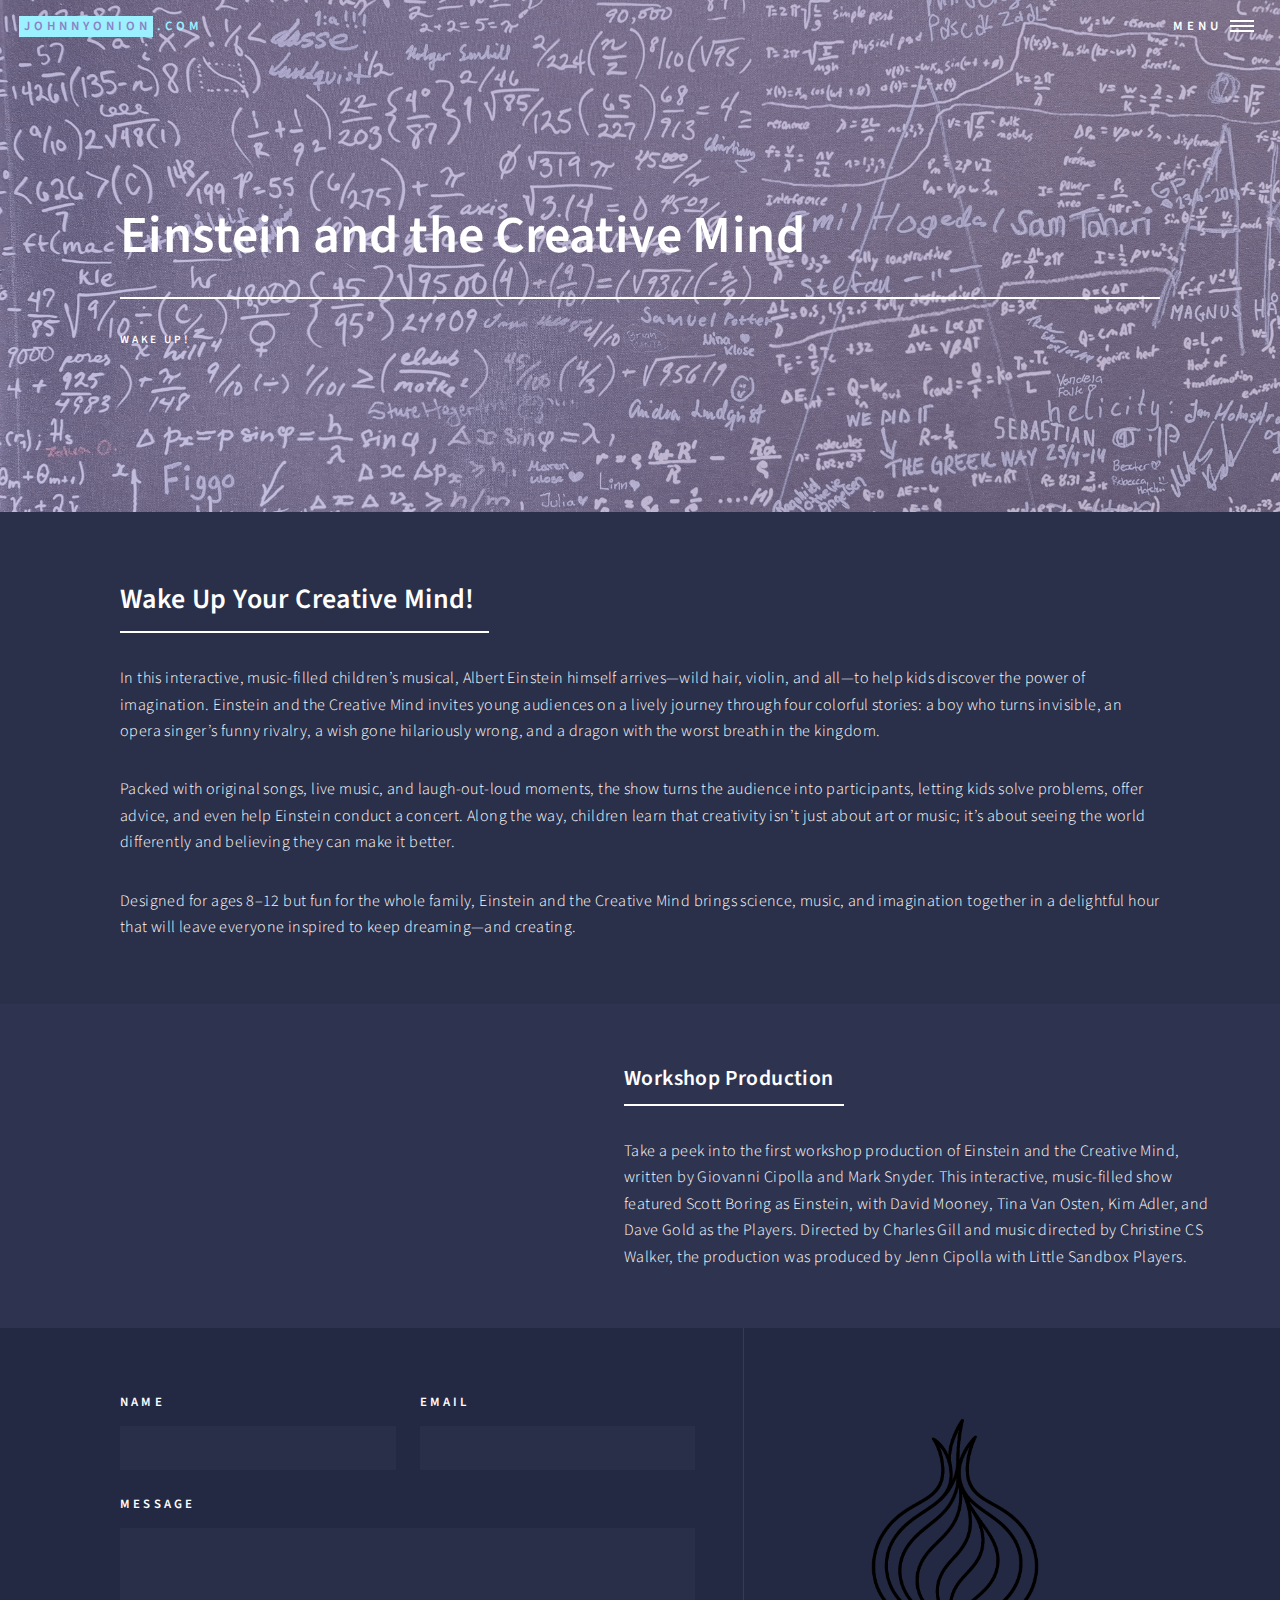
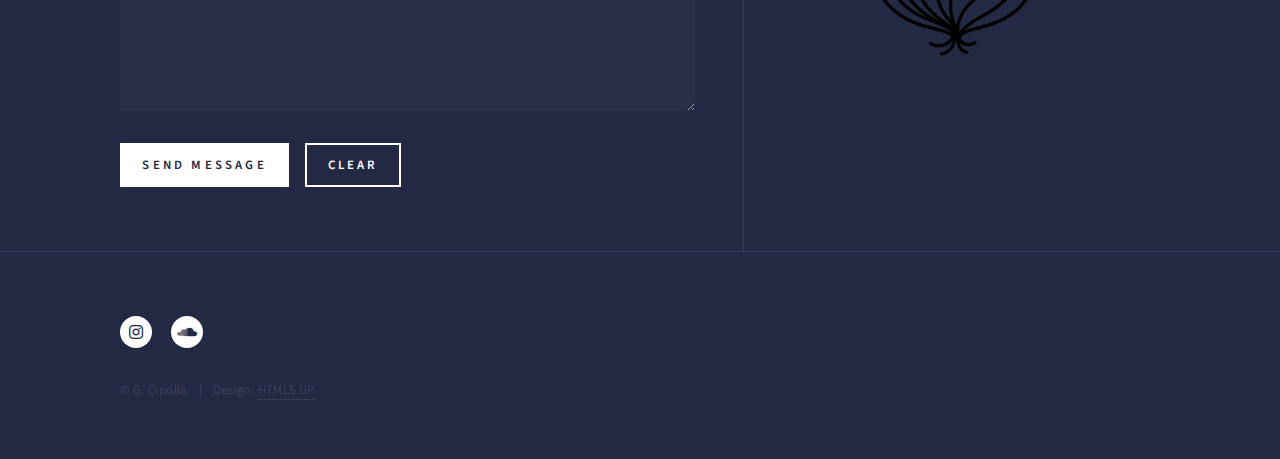
<file: Einstein.html>
<!DOCTYPE HTML>
<!--
	Forty by HTML5 UP
	html5up.net | @ajlkn
	Free for personal and commercial use under the CCA 3.0 license (html5up.net/license)
-->
<html>
	<head>
		<title>Einstein and the Creative Mind - johnnyonion.com</title>
		<meta charset="utf-8" />
		<meta name="viewport" content="width=device-width, initial-scale=1, user-scalable=no" />
		<link rel="stylesheet" href="assets/css/main.css" />
		<noscript><link rel="stylesheet" href="assets/css/noscript.css" /></noscript>
		<link rel="icon" href="/images/onion_favicon_32x32_filled.png" type="image/png">
	</head>
	<body class="is-preload">

		<!-- Wrapper -->
			<div id="wrapper">

				<!-- Header -->
				<!-- Note: The "styleN" class below should match that of the banner element. -->
					<header id="header" class="alt style2">
						<a href="index.html" class="logo"><strong>johnnyonion</strong><span>.com</span></a>
						<nav>
							<a href="#menu">Menu</a>
						</nav>
					</header>

				<!-- Menu -->
					<nav id="menu">
						<ul class="links">
							<li><a href="index.html">Home</a></li>
							<li><a href="500M.html">500 Miles, 2 Hearts and a Guitar</a></li>
							<li><a href="ATL.html">Always the Lion</a></li>
							<li><a href="Detector.html">Detector</a></li>
							<li><a href="Hypothesis.html">Hypothesis: A Sci-fi Rock Opera</a></li>
							<li><a href="FutureMan.html">FutureMan</a></li>
							<li><a href="Einstein.html">Einstein and the Creative Mind</a></li>
						</ul>
					</nav>

				<!-- Banner -->
				<!-- Note: The "styleN" class below should match that of the header element. -->
					<section id="banner" class="style2">
						<div class="inner">
							<span class="image">
								<img src="images/einstein_unsplash.jpg" alt="" />
							</span>
							<header class="major">
								<h1>Einstein and the Creative Mind</h1>
							</header>
							<div class="content">
								<p>Wake up!</p>
							</div>
						</div>
					</section>

				<!-- Main -->
					<div id="main">

						<!-- One -->
							<section id="one">
								<div class="inner">
									<header class="major">
										<h2>Wake Up Your Creative Mind!</h2>
									</header>
									<p>In this interactive, music-filled children’s musical, Albert Einstein himself arrives—wild hair, violin, and all—to help kids discover the power of imagination. Einstein and the Creative Mind invites young audiences on a lively journey through four colorful stories: a boy who turns invisible, an opera singer’s funny rivalry, a wish gone hilariously wrong, and a dragon with the worst breath in the kingdom.</p>

									<p>Packed with original songs, live music, and laugh-out-loud moments, the show turns the audience into participants, letting kids solve problems, offer advice, and even help Einstein conduct a concert. Along the way, children learn that creativity isn’t just about art or music; it’s about seeing the world differently and believing they can make it better.</p>

									<p>Designed for ages 8–12 but fun for the whole family, Einstein and the Creative Mind brings science, music, and imagination together in a delightful hour that will leave everyone inspired to keep dreaming—and creating.</p>
								</div>
							</section>

						<!-- Two -->
							<section id="two" class="spotlights">
								<section>
									<a class="image">
										<div style="position: relative; padding-bottom: 56.25%; height: 0; overflow: hidden; max-width: 100%;">
											<iframe src="https://www.youtube.com/embed/kAQGqZ6hNWw?si=3-x99mnngGPo-Mb_"
													title="Einstein and the Creative Mind"
													style="position: absolute; top: 0; left: 0; width: 100%; height: 100%; border: 0;"
													allow="accelerometer; autoplay; clipboard-write; encrypted-media; gyroscope; picture-in-picture; web-share"
													allowfullscreen
													referrerpolicy="strict-origin-when-cross-origin">>
											</iframe>
										</div>
									</a>
									<div class="content">
										<div class="inner">
											<header class="major">
												<h3>Workshop Production</h3>
											</header>
											<p>Take a peek into the first workshop production of Einstein and the Creative Mind, written by Giovanni Cipolla and Mark Snyder. This interactive, music-filled show featured Scott Boring as Einstein, with David Mooney, Tina Van Osten, Kim Adler, and Dave Gold as the Players. Directed by Charles Gill and music directed by Christine CS Walker, the production was produced by Jenn Cipolla with Little Sandbox Players.</p>
										</div>
									</div>
								</section>
								<!-- <section>
									<a href="generic.html" class="image">
										<img src="images/pic09.jpg" alt="" data-position="top center" />
									</a>
									<div class="content">
										<div class="inner">
											<header class="major">
												<h3>Rhoncus magna</h3>
											</header>
											<p>Nullam et orci eu lorem consequat tincidunt vivamus et sagittis magna sed nunc rhoncus condimentum sem. In efficitur ligula tate urna. Maecenas massa sed magna lacinia magna pellentesque lorem ipsum dolor. Nullam et orci eu lorem consequat tincidunt. Vivamus et sagittis tempus.</p>
											<ul class="actions">
												<li><a href="generic.html" class="button">Learn more</a></li>
											</ul>
										</div>
									</div>
								</section>
								<section>
									<a href="generic.html" class="image">
										<img src="images/pic10.jpg" alt="" data-position="25% 25%" />
									</a>
									<div class="content">
										<div class="inner">
											<header class="major">
												<h3>Sed nunc ligula</h3>
											</header>
											<p>Nullam et orci eu lorem consequat tincidunt vivamus et sagittis magna sed nunc rhoncus condimentum sem. In efficitur ligula tate urna. Maecenas massa sed magna lacinia magna pellentesque lorem ipsum dolor. Nullam et orci eu lorem consequat tincidunt. Vivamus et sagittis tempus.</p>
											<ul class="actions">
												<li><a href="generic.html" class="button">Learn more</a></li>
											</ul>
										</div>
									</div>
								</section>
							</section>

						<!-- Three -->
						 <!--
							<section id="three">
								<div class="inner">
									<header class="major">
										<h2>Massa libero</h2>
									</header>
									<p>Nullam et orci eu lorem consequat tincidunt vivamus et sagittis libero. Mauris aliquet magna magna sed nunc rhoncus pharetra. Pellentesque condimentum sem. In efficitur ligula tate urna. Maecenas laoreet massa vel lacinia pellentesque lorem ipsum dolor. Nullam et orci eu lorem consequat tincidunt. Vivamus et sagittis libero. Mauris aliquet magna magna sed nunc rhoncus amet pharetra et feugiat tempus.</p>
									<ul class="actions">
										<li><a href="generic.html" class="button next">Get Started</a></li>
									</ul>
								</div>
							</section> -->

					</div>

				<!-- Contact -->
					<section id="contact">
						<div class="inner">
							<section>
								<form method="post" action="contact.php">
									<div class="fields">
										<div class="field half">
											<label for="name">Name</label>
											<input type="text" name="name" id="name" />
										</div>
										<div class="field half">
											<label for="email">Email</label>
											<input type="text" name="email" id="email" />
										</div>
										<div class="field">
											<label for="message">Message</label>
											<textarea name="message" id="message" rows="6"></textarea>
										</div>
										<div style="display:none;">
           									<label for="website">Website</label>
            								<input type="text" name="website" id="website" />
       									</div>
									</div>
									<ul class="actions">
										<li><input type="submit" value="Send Message" class="primary" /></li>
										<li><input type="reset" value="Clear" /></li>
									</ul>
								</form>
							</section>
							<section class="split">
								
									<img src="images/onion_logo.png" width="90%"/>	
								<!--- <section>
									<div class="contact-method">
										<span class="icon solid alt fa-envelope"></span>
										<h3>Email</h3>
										<a href="#">information@untitled.tld</a>
									</div>
								</section>
								<section>
									<div class="contact-method">
										<span class="icon solid alt fa-phone"></span>
										<h3>Phone</h3>
										<span>(000) 000-0000 x12387</span>
									</div>
								</section>
								<section>
									<div class="contact-method">
										<span class="icon solid alt fa-home"></span>
										<h3>Address</h3>
										<span>1234 Somewhere Road #5432<br />
										Nashville, TN 00000<br />
										United States of America</span>
									</div>
								</section> -->
							</section>
						</div>
					</section>

				<!-- Footer -->
					<footer id="footer">
						<div class="inner">
							<ul class="icons">
								<!-- <li><a href="#" class="icon brands alt fa-twitter"><span class="label">Twitter</span></a></li>
								<li><a href="#" class="icon brands alt fa-facebook-f"><span class="label">Facebook</span></a></li> -->
								<li><a href="http://www.Instagram.com/caffeinated_composer" class="icon brands alt fa-instagram"><span class="label">Instagram</span></a></li>
								<li><a href="https://soundcloud.com/johnyonion" class="icon brands alt fa-soundcloud"><span class="label">SoundCloud</span></a></li>
								<!-- <li><a href="#" class="icon brands alt fa-linkedin-in"><span class="label">LinkedIn</span></a></li> -->
							</ul>
							<ul class="copyright">
								<li>&copy; G. Cipolla</li><li>Design: <a href="https://html5up.net">HTML5 UP</a></li>
							</ul>
						</div>
					</footer>


			</div>

		<!-- Scripts -->
			<script src="assets/js/jquery.min.js"></script>
			<script src="assets/js/jquery.scrolly.min.js"></script>
			<script src="assets/js/jquery.scrollex.min.js"></script>
			<script src="assets/js/browser.min.js"></script>
			<script src="assets/js/breakpoints.min.js"></script>
			<script src="assets/js/util.js"></script>
			<script src="assets/js/main.js"></script>

	</body>
</html>
</file>
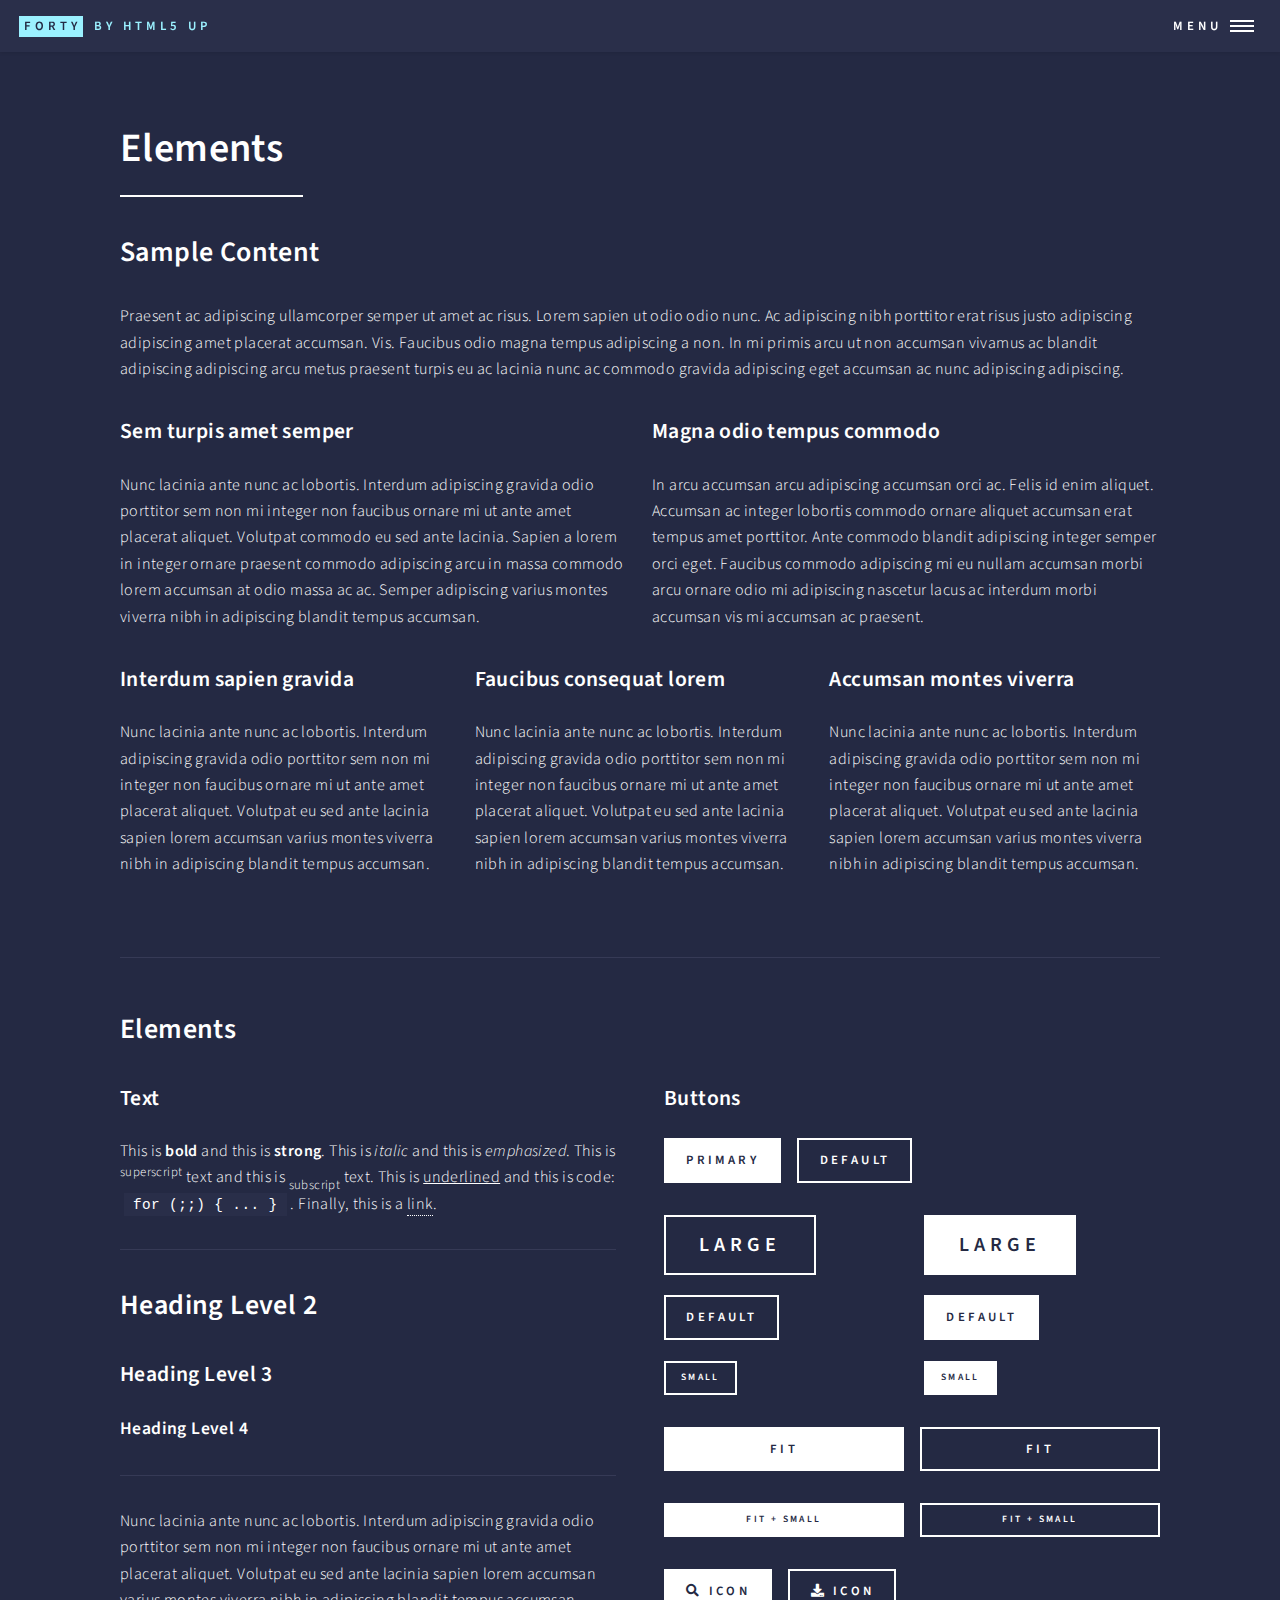
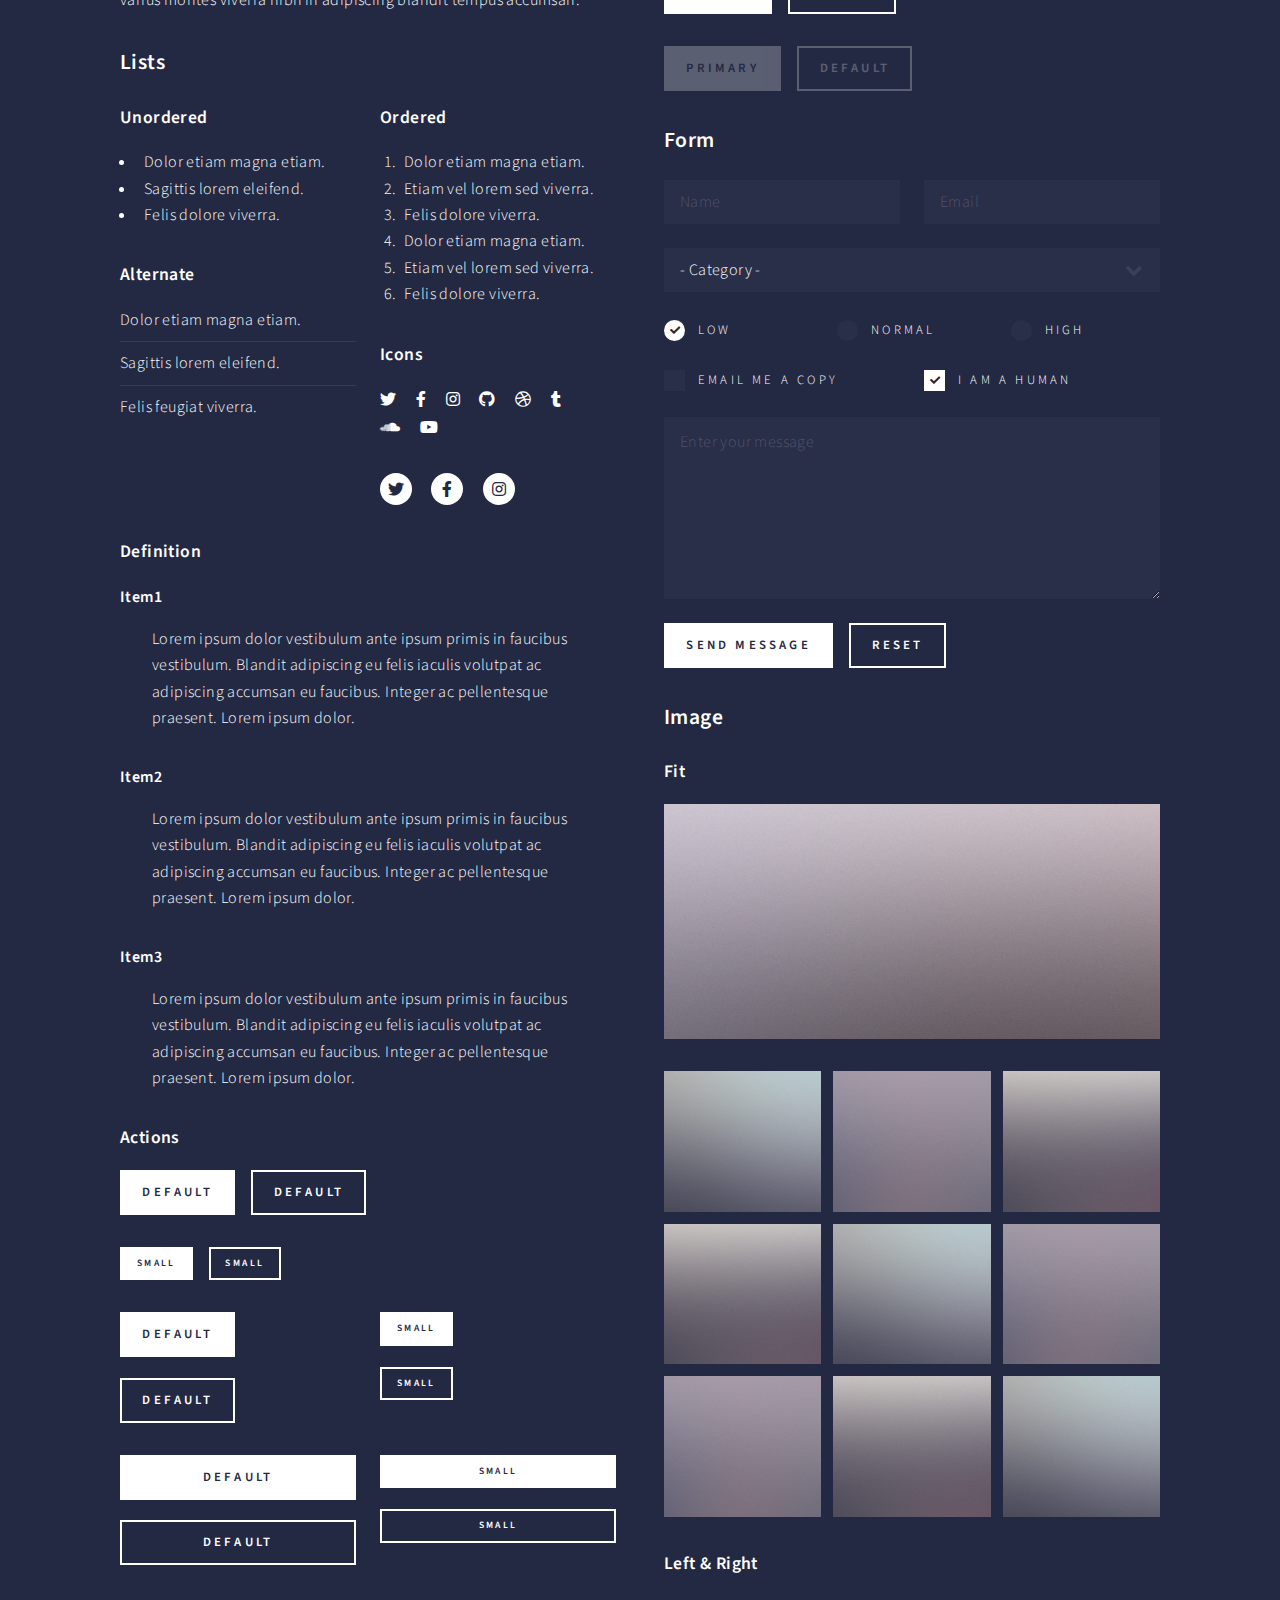
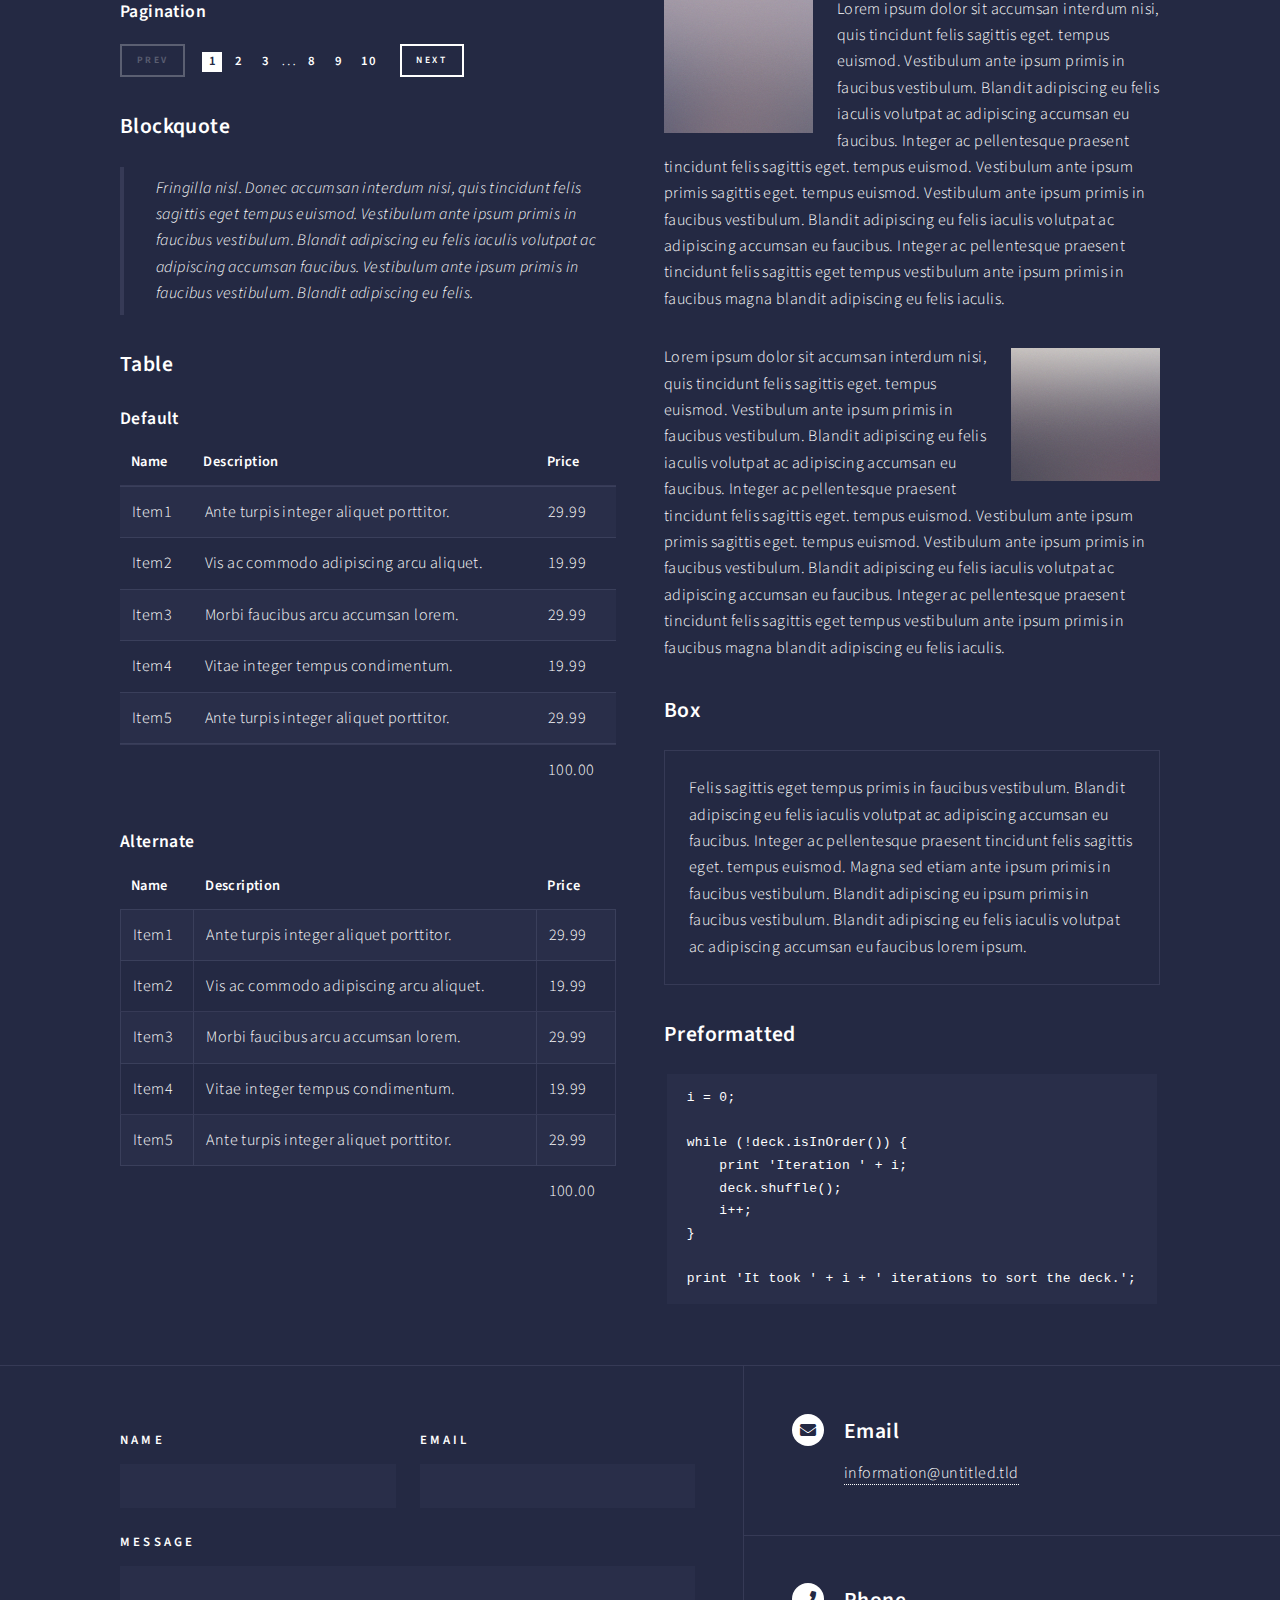
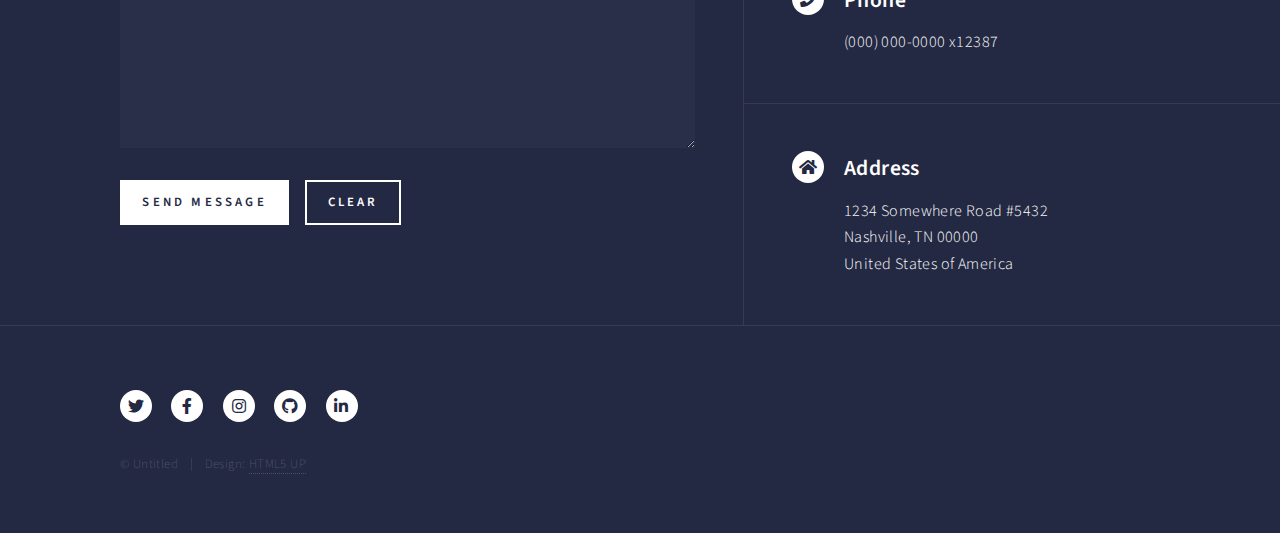
<file: elements.html>
<!DOCTYPE HTML>
<!--
	Forty by HTML5 UP
	html5up.net | @ajlkn
	Free for personal and commercial use under the CCA 3.0 license (html5up.net/license)
-->
<html>
	<head>
		<title>Elements - Forty by HTML5 UP</title>
		<meta charset="utf-8" />
		<meta name="viewport" content="width=device-width, initial-scale=1, user-scalable=no" />
		<link rel="stylesheet" href="assets/css/main.css" />
		<noscript><link rel="stylesheet" href="assets/css/noscript.css" /></noscript>
	</head>
	<body class="is-preload">

		<!-- Wrapper -->
			<div id="wrapper">

				<!-- Header -->
					<header id="header">
						<a href="index.html" class="logo"><strong>Forty</strong> <span>by HTML5 UP</span></a>
						<nav>
							<a href="#menu">Menu</a>
						</nav>
					</header>

				<!-- Menu -->
					<nav id="menu">
						<ul class="links">
							<li><a href="index.html">Home</a></li>
							<li><a href="landing.html">Landing</a></li>
							<li><a href="generic.html">Generic</a></li>
							<li><a href="elements.html">Elements</a></li>
						</ul>
						<ul class="actions stacked">
							<li><a href="#" class="button primary fit">Get Started</a></li>
							<li><a href="#" class="button fit">Log In</a></li>
						</ul>
					</nav>

				<!-- Main -->
					<div id="main" class="alt">

						<!-- One -->
							<section id="one">
								<div class="inner">
									<header class="major">
										<h1>Elements</h1>
									</header>

									<!-- Content -->
										<h2 id="content">Sample Content</h2>
										<p>Praesent ac adipiscing ullamcorper semper ut amet ac risus. Lorem sapien ut odio odio nunc. Ac adipiscing nibh porttitor erat risus justo adipiscing adipiscing amet placerat accumsan. Vis. Faucibus odio magna tempus adipiscing a non. In mi primis arcu ut non accumsan vivamus ac blandit adipiscing adipiscing arcu metus praesent turpis eu ac lacinia nunc ac commodo gravida adipiscing eget accumsan ac nunc adipiscing adipiscing.</p>
										<div class="row">
											<div class="col-6 col-12-small">
												<h3>Sem turpis amet semper</h3>
												<p>Nunc lacinia ante nunc ac lobortis. Interdum adipiscing gravida odio porttitor sem non mi integer non faucibus ornare mi ut ante amet placerat aliquet. Volutpat commodo eu sed ante lacinia. Sapien a lorem in integer ornare praesent commodo adipiscing arcu in massa commodo lorem accumsan at odio massa ac ac. Semper adipiscing varius montes viverra nibh in adipiscing blandit tempus accumsan.</p>
											</div>
											<div class="col-6 col-12-small">
												<h3>Magna odio tempus commodo</h3>
												<p>In arcu accumsan arcu adipiscing accumsan orci ac. Felis id enim aliquet. Accumsan ac integer lobortis commodo ornare aliquet accumsan erat tempus amet porttitor. Ante commodo blandit adipiscing integer semper orci eget. Faucibus commodo adipiscing mi eu nullam accumsan morbi arcu ornare odio mi adipiscing nascetur lacus ac interdum morbi accumsan vis mi accumsan ac praesent.</p>
											</div>
											<!-- Break -->
											<div class="col-4 col-12-medium">
												<h3>Interdum sapien gravida</h3>
												<p>Nunc lacinia ante nunc ac lobortis. Interdum adipiscing gravida odio porttitor sem non mi integer non faucibus ornare mi ut ante amet placerat aliquet. Volutpat eu sed ante lacinia sapien lorem accumsan varius montes viverra nibh in adipiscing blandit tempus accumsan.</p>
											</div>
											<div class="col-4 col-12-medium">
												<h3>Faucibus consequat lorem</h3>
												<p>Nunc lacinia ante nunc ac lobortis. Interdum adipiscing gravida odio porttitor sem non mi integer non faucibus ornare mi ut ante amet placerat aliquet. Volutpat eu sed ante lacinia sapien lorem accumsan varius montes viverra nibh in adipiscing blandit tempus accumsan.</p>
											</div>
											<div class="col-4 col-12-medium">
												<h3>Accumsan montes viverra</h3>
												<p>Nunc lacinia ante nunc ac lobortis. Interdum adipiscing gravida odio porttitor sem non mi integer non faucibus ornare mi ut ante amet placerat aliquet. Volutpat eu sed ante lacinia sapien lorem accumsan varius montes viverra nibh in adipiscing blandit tempus accumsan.</p>
											</div>
										</div>

									<hr class="major" />

									<!-- Elements -->
										<h2 id="elements">Elements</h2>
										<div class="row gtr-200">
											<div class="col-6 col-12-medium">

												<!-- Text stuff -->
													<h3>Text</h3>
													<p>This is <b>bold</b> and this is <strong>strong</strong>. This is <i>italic</i> and this is <em>emphasized</em>.
													This is <sup>superscript</sup> text and this is <sub>subscript</sub> text.
													This is <u>underlined</u> and this is code: <code>for (;;) { ... }</code>.
													Finally, this is a <a href="#">link</a>.</p>
													<hr />
													<h2>Heading Level 2</h2>
													<h3>Heading Level 3</h3>
													<h4>Heading Level 4</h4>
													<hr />
													<p>Nunc lacinia ante nunc ac lobortis. Interdum adipiscing gravida odio porttitor sem non mi integer non faucibus ornare mi ut ante amet placerat aliquet. Volutpat eu sed ante lacinia sapien lorem accumsan varius montes viverra nibh in adipiscing blandit tempus accumsan.</p>

												<!-- Lists -->
													<h3>Lists</h3>
													<div class="row">
														<div class="col-6 col-12-small">

															<h4>Unordered</h4>
															<ul>
																<li>Dolor etiam magna etiam.</li>
																<li>Sagittis lorem eleifend.</li>
																<li>Felis dolore viverra.</li>
															</ul>

															<h4>Alternate</h4>
															<ul class="alt">
																<li>Dolor etiam magna etiam.</li>
																<li>Sagittis lorem eleifend.</li>
																<li>Felis feugiat viverra.</li>
															</ul>

														</div>
														<div class="col-6 col-12-small">

															<h4>Ordered</h4>
															<ol>
																<li>Dolor etiam magna etiam.</li>
																<li>Etiam vel lorem sed viverra.</li>
																<li>Felis dolore viverra.</li>
																<li>Dolor etiam magna etiam.</li>
																<li>Etiam vel lorem sed viverra.</li>
																<li>Felis dolore viverra.</li>
															</ol>

															<h4>Icons</h4>
															<ul class="icons">
																<li><a href="#" class="icon brands fa-twitter"><span class="label">Twitter</span></a></li>
																<li><a href="#" class="icon brands fa-facebook-f"><span class="label">Facebook</span></a></li>
																<li><a href="#" class="icon brands fa-instagram"><span class="label">Instagram</span></a></li>
																<li><a href="#" class="icon brands fa-github"><span class="label">Github</span></a></li>
																<li><a href="#" class="icon brands fa-dribbble"><span class="label">Dribbble</span></a></li>
																<li><a href="#" class="icon brands fa-tumblr"><span class="label">Tumblr</span></a></li>
																<li><a href="#" class="icon brands fa-soundcloud"><span class="label">Soundcloud</span></a></li>
																<li><a href="#" class="icon brands fa-youtube"><span class="label">YouTube</span></a></li>
																<li><a href="#" class="icon brands fa-newplayexchange"><span class="label">NewPlayExchange</span></a></li>
															</ul>
															<ul class="icons">
																<li><a href="#" class="icon brands alt fa-twitter"><span class="label">Twitter</span></a></li>
																<li><a href="#" class="icon brands alt fa-facebook-f"><span class="label">Facebook</span></a></li>
																<li><a href="#" class="icon brands alt fa-instagram"><span class="label">Instagram</span></a></li>
															</ul>

														</div>
													</div>
													<h4>Definition</h4>
													<dl>
														<dt>Item1</dt>
														<dd>
															<p>Lorem ipsum dolor vestibulum ante ipsum primis in faucibus vestibulum. Blandit adipiscing eu felis iaculis volutpat ac adipiscing accumsan eu faucibus. Integer ac pellentesque praesent. Lorem ipsum dolor.</p>
														</dd>
														<dt>Item2</dt>
														<dd>
															<p>Lorem ipsum dolor vestibulum ante ipsum primis in faucibus vestibulum. Blandit adipiscing eu felis iaculis volutpat ac adipiscing accumsan eu faucibus. Integer ac pellentesque praesent. Lorem ipsum dolor.</p>
														</dd>
														<dt>Item3</dt>
														<dd>
															<p>Lorem ipsum dolor vestibulum ante ipsum primis in faucibus vestibulum. Blandit adipiscing eu felis iaculis volutpat ac adipiscing accumsan eu faucibus. Integer ac pellentesque praesent. Lorem ipsum dolor.</p>
														</dd>
													</dl>

													<h4>Actions</h4>
													<ul class="actions">
														<li><a href="#" class="button primary">Default</a></li>
														<li><a href="#" class="button">Default</a></li>
													</ul>
													<ul class="actions small">
														<li><a href="#" class="button primary small">Small</a></li>
														<li><a href="#" class="button small">Small</a></li>
													</ul>
													<div class="row">
														<div class="col-6 col-12-small">
															<ul class="actions stacked">
																<li><a href="#" class="button primary">Default</a></li>
																<li><a href="#" class="button">Default</a></li>
															</ul>
														</div>
														<div class="col-6 col-12-small">
															<ul class="actions stacked">
																<li><a href="#" class="button primary small">Small</a></li>
																<li><a href="#" class="button small">Small</a></li>
															</ul>
														</div>
														<div class="col-6 col-12-small">
															<ul class="actions stacked">
																<li><a href="#" class="button primary fit">Default</a></li>
																<li><a href="#" class="button fit">Default</a></li>
															</ul>
														</div>
														<div class="col-6 col-12-small">
															<ul class="actions stacked">
																<li><a href="#" class="button primary small fit">Small</a></li>
																<li><a href="#" class="button small fit">Small</a></li>
															</ul>
														</div>
													</div>

													<h4>Pagination</h4>
													<ul class="pagination">
														<li><span class="button small disabled">Prev</span></li>
														<li><a href="#" class="page active">1</a></li>
														<li><a href="#" class="page">2</a></li>
														<li><a href="#" class="page">3</a></li>
														<li><span>&hellip;</span></li>
														<li><a href="#" class="page">8</a></li>
														<li><a href="#" class="page">9</a></li>
														<li><a href="#" class="page">10</a></li>
														<li><a href="#" class="button small">Next</a></li>
													</ul>

												<!-- Blockquote -->
													<h3>Blockquote</h3>
													<blockquote>Fringilla nisl. Donec accumsan interdum nisi, quis tincidunt felis sagittis eget tempus euismod. Vestibulum ante ipsum primis in faucibus vestibulum. Blandit adipiscing eu felis iaculis volutpat ac adipiscing accumsan faucibus. Vestibulum ante ipsum primis in faucibus vestibulum. Blandit adipiscing eu felis.</blockquote>

												<!-- Table -->
													<h3>Table</h3>

													<h4>Default</h4>
													<div class="table-wrapper">
														<table>
															<thead>
																<tr>
																	<th>Name</th>
																	<th>Description</th>
																	<th>Price</th>
																</tr>
															</thead>
															<tbody>
																<tr>
																	<td>Item1</td>
																	<td>Ante turpis integer aliquet porttitor.</td>
																	<td>29.99</td>
																</tr>
																<tr>
																	<td>Item2</td>
																	<td>Vis ac commodo adipiscing arcu aliquet.</td>
																	<td>19.99</td>
																</tr>
																<tr>
																	<td>Item3</td>
																	<td> Morbi faucibus arcu accumsan lorem.</td>
																	<td>29.99</td>
																</tr>
																<tr>
																	<td>Item4</td>
																	<td>Vitae integer tempus condimentum.</td>
																	<td>19.99</td>
																</tr>
																<tr>
																	<td>Item5</td>
																	<td>Ante turpis integer aliquet porttitor.</td>
																	<td>29.99</td>
																</tr>
															</tbody>
															<tfoot>
																<tr>
																	<td colspan="2"></td>
																	<td>100.00</td>
																</tr>
															</tfoot>
														</table>
													</div>

													<h4>Alternate</h4>
													<div class="table-wrapper">
														<table class="alt">
															<thead>
																<tr>
																	<th>Name</th>
																	<th>Description</th>
																	<th>Price</th>
																</tr>
															</thead>
															<tbody>
																<tr>
																	<td>Item1</td>
																	<td>Ante turpis integer aliquet porttitor.</td>
																	<td>29.99</td>
																</tr>
																<tr>
																	<td>Item2</td>
																	<td>Vis ac commodo adipiscing arcu aliquet.</td>
																	<td>19.99</td>
																</tr>
																<tr>
																	<td>Item3</td>
																	<td> Morbi faucibus arcu accumsan lorem.</td>
																	<td>29.99</td>
																</tr>
																<tr>
																	<td>Item4</td>
																	<td>Vitae integer tempus condimentum.</td>
																	<td>19.99</td>
																</tr>
																<tr>
																	<td>Item5</td>
																	<td>Ante turpis integer aliquet porttitor.</td>
																	<td>29.99</td>
																</tr>
															</tbody>
															<tfoot>
																<tr>
																	<td colspan="2"></td>
																	<td>100.00</td>
																</tr>
															</tfoot>
														</table>
													</div>

											</div>
											<div class="col-6 col-12-medium">

												<!-- Buttons -->
													<h3>Buttons</h3>
													<ul class="actions">
														<li><a href="#" class="button primary">Primary</a></li>
														<li><a href="#" class="button">Default</a></li>
													</ul>
													<div class="row">
														<div class="col-6 col-12-xsmall">
															<ul class="actions stacked">
																<li><a href="#" class="button large">Large</a></li>
																<li><a href="#" class="button">Default</a></li>
																<li><a href="#" class="button small">Small</a></li>
															</ul>
														</div>
														<div class="col-6 col-12-xsmall">
															<ul class="actions stacked">
																<li><a href="#" class="button primary large">Large</a></li>
																<li><a href="#" class="button primary">Default</a></li>
																<li><a href="#" class="button primary small">Small</a></li>
															</ul>
														</div>
													</div>
													<ul class="actions fit">
														<li><a href="#" class="button primary fit">Fit</a></li>
														<li><a href="#" class="button fit">Fit</a></li>
													</ul>
													<ul class="actions fit small">
														<li><a href="#" class="button primary fit small">Fit + Small</a></li>
														<li><a href="#" class="button fit small">Fit + Small</a></li>
													</ul>
													<ul class="actions">
														<li><a href="#" class="button primary icon solid fa-search">Icon</a></li>
														<li><a href="#" class="button icon solid fa-download">Icon</a></li>
													</ul>
													<ul class="actions">
														<li><span class="button primary disabled">Primary</span></li>
														<li><span class="button disabled">Default</span></li>
													</ul>

												<!-- Form -->
													<h3>Form</h3>

													<form method="post" action="#">
														<div class="row gtr-uniform">
															<div class="col-6 col-12-xsmall">
																<input type="text" name="demo-name" id="demo-name" value="" placeholder="Name" />
															</div>
															<div class="col-6 col-12-xsmall">
																<input type="email" name="demo-email" id="demo-email" value="" placeholder="Email" />
															</div>
															<!-- Break -->
															<div class="col-12">
																<select name="demo-category" id="demo-category">
																	<option value="">- Category -</option>
																	<option value="1">Manufacturing</option>
																	<option value="1">Shipping</option>
																	<option value="1">Administration</option>
																	<option value="1">Human Resources</option>
																</select>
															</div>
															<!-- Break -->
															<div class="col-4 col-12-small">
																<input type="radio" id="demo-priority-low" name="demo-priority" checked>
																<label for="demo-priority-low">Low</label>
															</div>
															<div class="col-4 col-12-small">
																<input type="radio" id="demo-priority-normal" name="demo-priority">
																<label for="demo-priority-normal">Normal</label>
															</div>
															<div class="col-4 col-12-small">
																<input type="radio" id="demo-priority-high" name="demo-priority">
																<label for="demo-priority-high">High</label>
															</div>
															<!-- Break -->
															<div class="col-6 col-12-small">
																<input type="checkbox" id="demo-copy" name="demo-copy">
																<label for="demo-copy">Email me a copy</label>
															</div>
															<div class="col-6 col-12-small">
																<input type="checkbox" id="demo-human" name="demo-human" checked>
																<label for="demo-human">I am a human</label>
															</div>
															<!-- Break -->
															<div class="col-12">
																<textarea name="demo-message" id="demo-message" placeholder="Enter your message" rows="6"></textarea>
															</div>
															<!-- Break -->
															<div class="col-12">
																<ul class="actions">
																	<li><input type="submit" value="Send Message" class="primary" /></li>
																	<li><input type="reset" value="Reset" /></li>
																</ul>
															</div>
														</div>
													</form>

												<!-- Image -->
													<h3>Image</h3>

													<h4>Fit</h4>
													<span class="image fit"><img src="images/pic03.jpg" alt="" /></span>
													<div class="box alt">
														<div class="row gtr-50 gtr-uniform">
															<div class="col-4"><span class="image fit"><img src="images/pic08.jpg" alt="" /></span></div>
															<div class="col-4"><span class="image fit"><img src="images/pic09.jpg" alt="" /></span></div>
															<div class="col-4"><span class="image fit"><img src="images/pic10.jpg" alt="" /></span></div>
															<!-- Break -->
															<div class="col-4"><span class="image fit"><img src="images/pic10.jpg" alt="" /></span></div>
															<div class="col-4"><span class="image fit"><img src="images/pic08.jpg" alt="" /></span></div>
															<div class="col-4"><span class="image fit"><img src="images/pic09.jpg" alt="" /></span></div>
															<!-- Break -->
															<div class="col-4"><span class="image fit"><img src="images/pic09.jpg" alt="" /></span></div>
															<div class="col-4"><span class="image fit"><img src="images/pic10.jpg" alt="" /></span></div>
															<div class="col-4"><span class="image fit"><img src="images/pic08.jpg" alt="" /></span></div>
														</div>
													</div>

													<h4>Left &amp; Right</h4>
													<p><span class="image left"><img src="images/pic09.jpg" alt="" /></span>Lorem ipsum dolor sit accumsan interdum nisi, quis tincidunt felis sagittis eget. tempus euismod. Vestibulum ante ipsum primis in faucibus vestibulum. Blandit adipiscing eu felis iaculis volutpat ac adipiscing accumsan eu faucibus. Integer ac pellentesque praesent tincidunt felis sagittis eget. tempus euismod. Vestibulum ante ipsum primis sagittis eget. tempus euismod. Vestibulum ante ipsum primis in faucibus vestibulum. Blandit adipiscing eu felis iaculis volutpat ac adipiscing accumsan eu faucibus. Integer ac pellentesque praesent tincidunt felis sagittis eget tempus vestibulum ante ipsum primis in faucibus magna blandit adipiscing eu felis iaculis.</p>
													<p><span class="image right"><img src="images/pic10.jpg" alt="" /></span>Lorem ipsum dolor sit accumsan interdum nisi, quis tincidunt felis sagittis eget. tempus euismod. Vestibulum ante ipsum primis in faucibus vestibulum. Blandit adipiscing eu felis iaculis volutpat ac adipiscing accumsan eu faucibus. Integer ac pellentesque praesent tincidunt felis sagittis eget. tempus euismod. Vestibulum ante ipsum primis sagittis eget. tempus euismod. Vestibulum ante ipsum primis in faucibus vestibulum. Blandit adipiscing eu felis iaculis volutpat ac adipiscing accumsan eu faucibus. Integer ac pellentesque praesent tincidunt felis sagittis eget tempus vestibulum ante ipsum primis in faucibus magna blandit adipiscing eu felis iaculis.</p>

												<!-- Box -->
													<h3>Box</h3>
													<div class="box">
														<p>Felis sagittis eget tempus primis in faucibus vestibulum. Blandit adipiscing eu felis iaculis volutpat ac adipiscing accumsan eu faucibus. Integer ac pellentesque praesent tincidunt felis sagittis eget. tempus euismod. Magna sed etiam ante ipsum primis in faucibus vestibulum. Blandit adipiscing eu ipsum primis in faucibus vestibulum. Blandit adipiscing eu felis iaculis volutpat ac adipiscing accumsan eu faucibus lorem ipsum.</p>
													</div>

												<!-- Preformatted Code -->
													<h3>Preformatted</h3>
													<pre><code>i = 0;

while (!deck.isInOrder()) {
    print 'Iteration ' + i;
    deck.shuffle();
    i++;
}

print 'It took ' + i + ' iterations to sort the deck.';
</code></pre>

											</div>
										</div>

								</div>
							</section>

					</div>

				<!-- Contact -->
					<section id="contact">
						<div class="inner">
							<section>
								<form method="post" action="#">
									<div class="fields">
										<div class="field half">
											<label for="name">Name</label>
											<input type="text" name="name" id="name" />
										</div>
										<div class="field half">
											<label for="email">Email</label>
											<input type="text" name="email" id="email" />
										</div>
										<div class="field">
											<label for="message">Message</label>
											<textarea name="message" id="message" rows="6"></textarea>
										</div>
									</div>
									<ul class="actions">
										<li><input type="submit" value="Send Message" class="primary" /></li>
										<li><input type="reset" value="Clear" /></li>
									</ul>
								</form>
							</section>
							<section class="split">
								<section>
									<div class="contact-method">
										<span class="icon solid alt fa-envelope"></span>
										<h3>Email</h3>
										<a href="#">information@untitled.tld</a>
									</div>
								</section>
								<section>
									<div class="contact-method">
										<span class="icon solid alt fa-phone"></span>
										<h3>Phone</h3>
										<span>(000) 000-0000 x12387</span>
									</div>
								</section>
								<section>
									<div class="contact-method">
										<span class="icon solid alt fa-home"></span>
										<h3>Address</h3>
										<span>1234 Somewhere Road #5432<br />
										Nashville, TN 00000<br />
										United States of America</span>
									</div>
								</section>
							</section>
						</div>
					</section>

				<!-- Footer -->
					<footer id="footer">
						<div class="inner">
							<ul class="icons">
								<li><a href="#" class="icon brands alt fa-twitter"><span class="label">Twitter</span></a></li>
								<li><a href="#" class="icon brands alt fa-facebook-f"><span class="label">Facebook</span></a></li>
								<li><a href="#" class="icon brands alt fa-instagram"><span class="label">Instagram</span></a></li>
								<li><a href="#" class="icon brands alt fa-github"><span class="label">GitHub</span></a></li>
								<li><a href="#" class="icon brands alt fa-linkedin-in"><span class="label">LinkedIn</span></a></li>
							</ul>
							<ul class="copyright">
								<li>&copy; Untitled</li><li>Design: <a href="https://html5up.net">HTML5 UP</a></li>
							</ul>
						</div>
					</footer>

			</div>

		<!-- Scripts -->
			<script src="assets/js/jquery.min.js"></script>
			<script src="assets/js/jquery.scrolly.min.js"></script>
			<script src="assets/js/jquery.scrollex.min.js"></script>
			<script src="assets/js/browser.min.js"></script>
			<script src="assets/js/breakpoints.min.js"></script>
			<script src="assets/js/util.js"></script>
			<script src="assets/js/main.js"></script>

	</body>
</html>
</file>
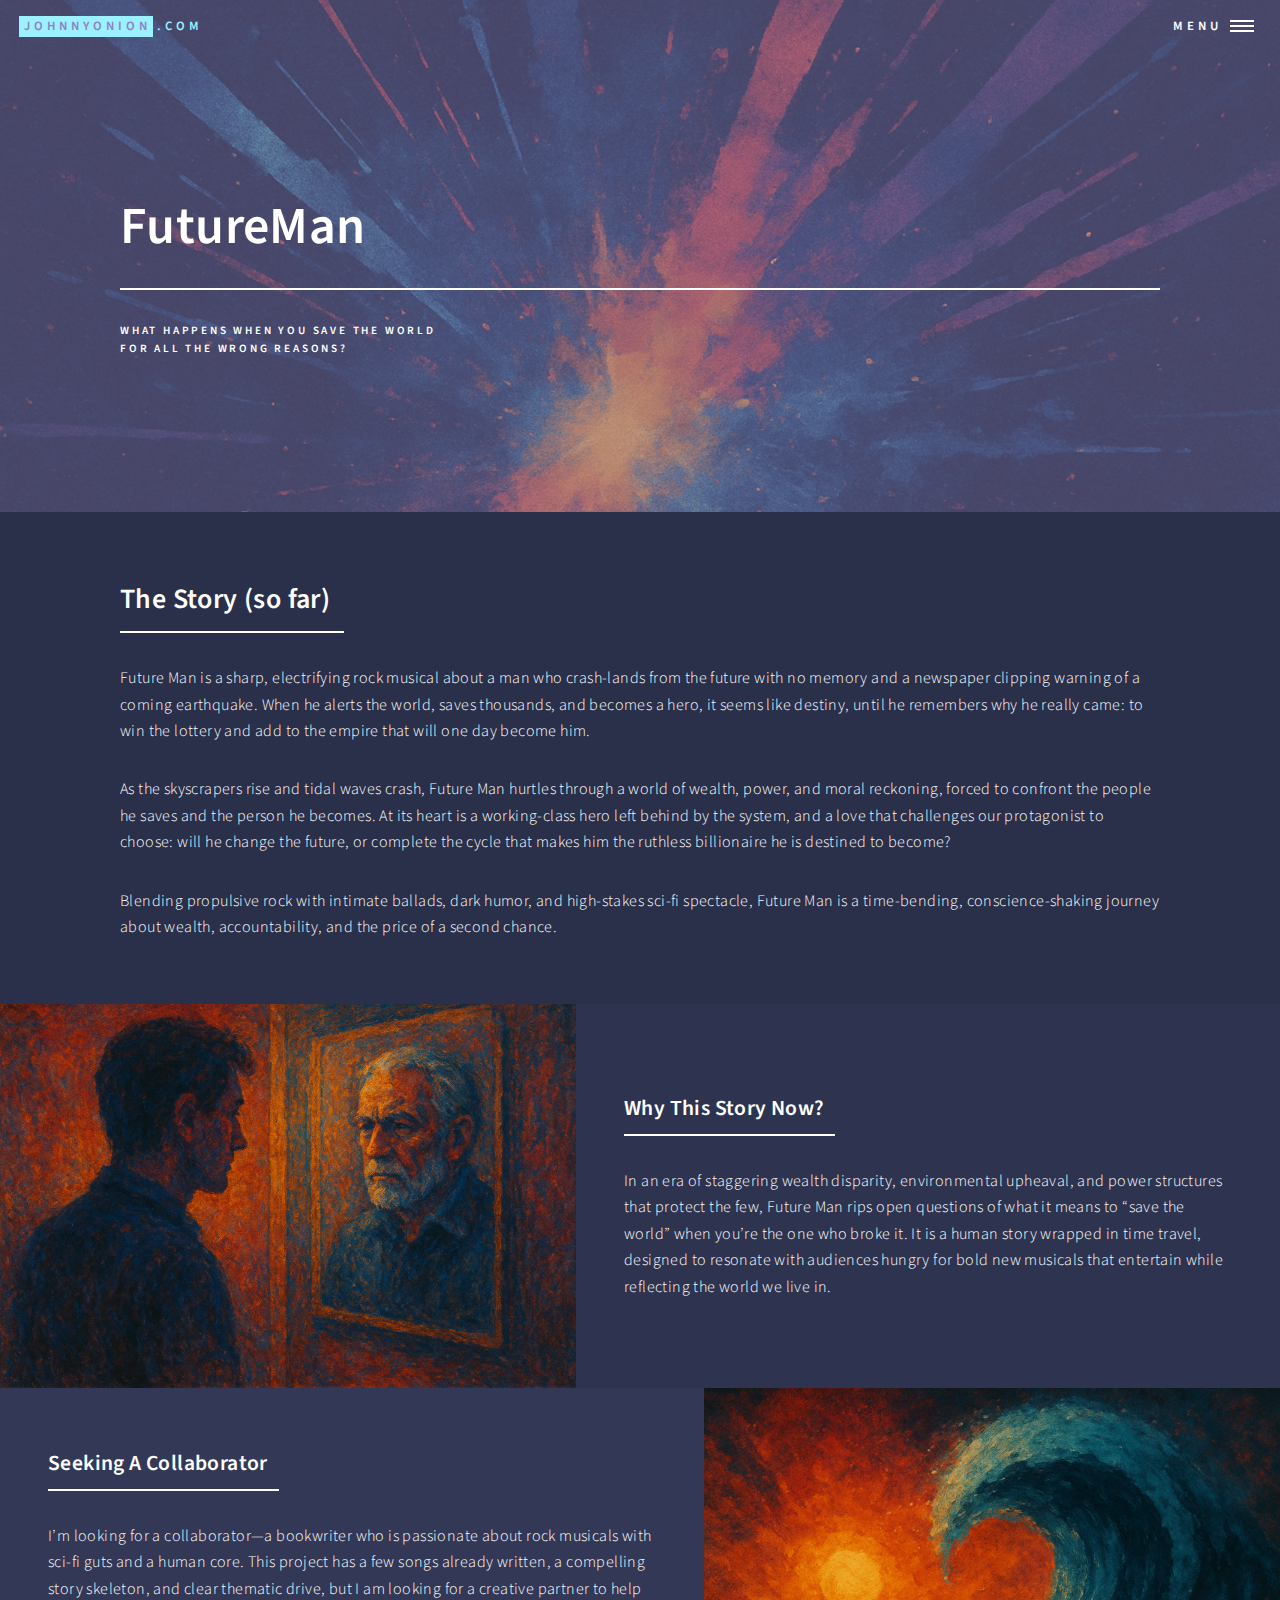
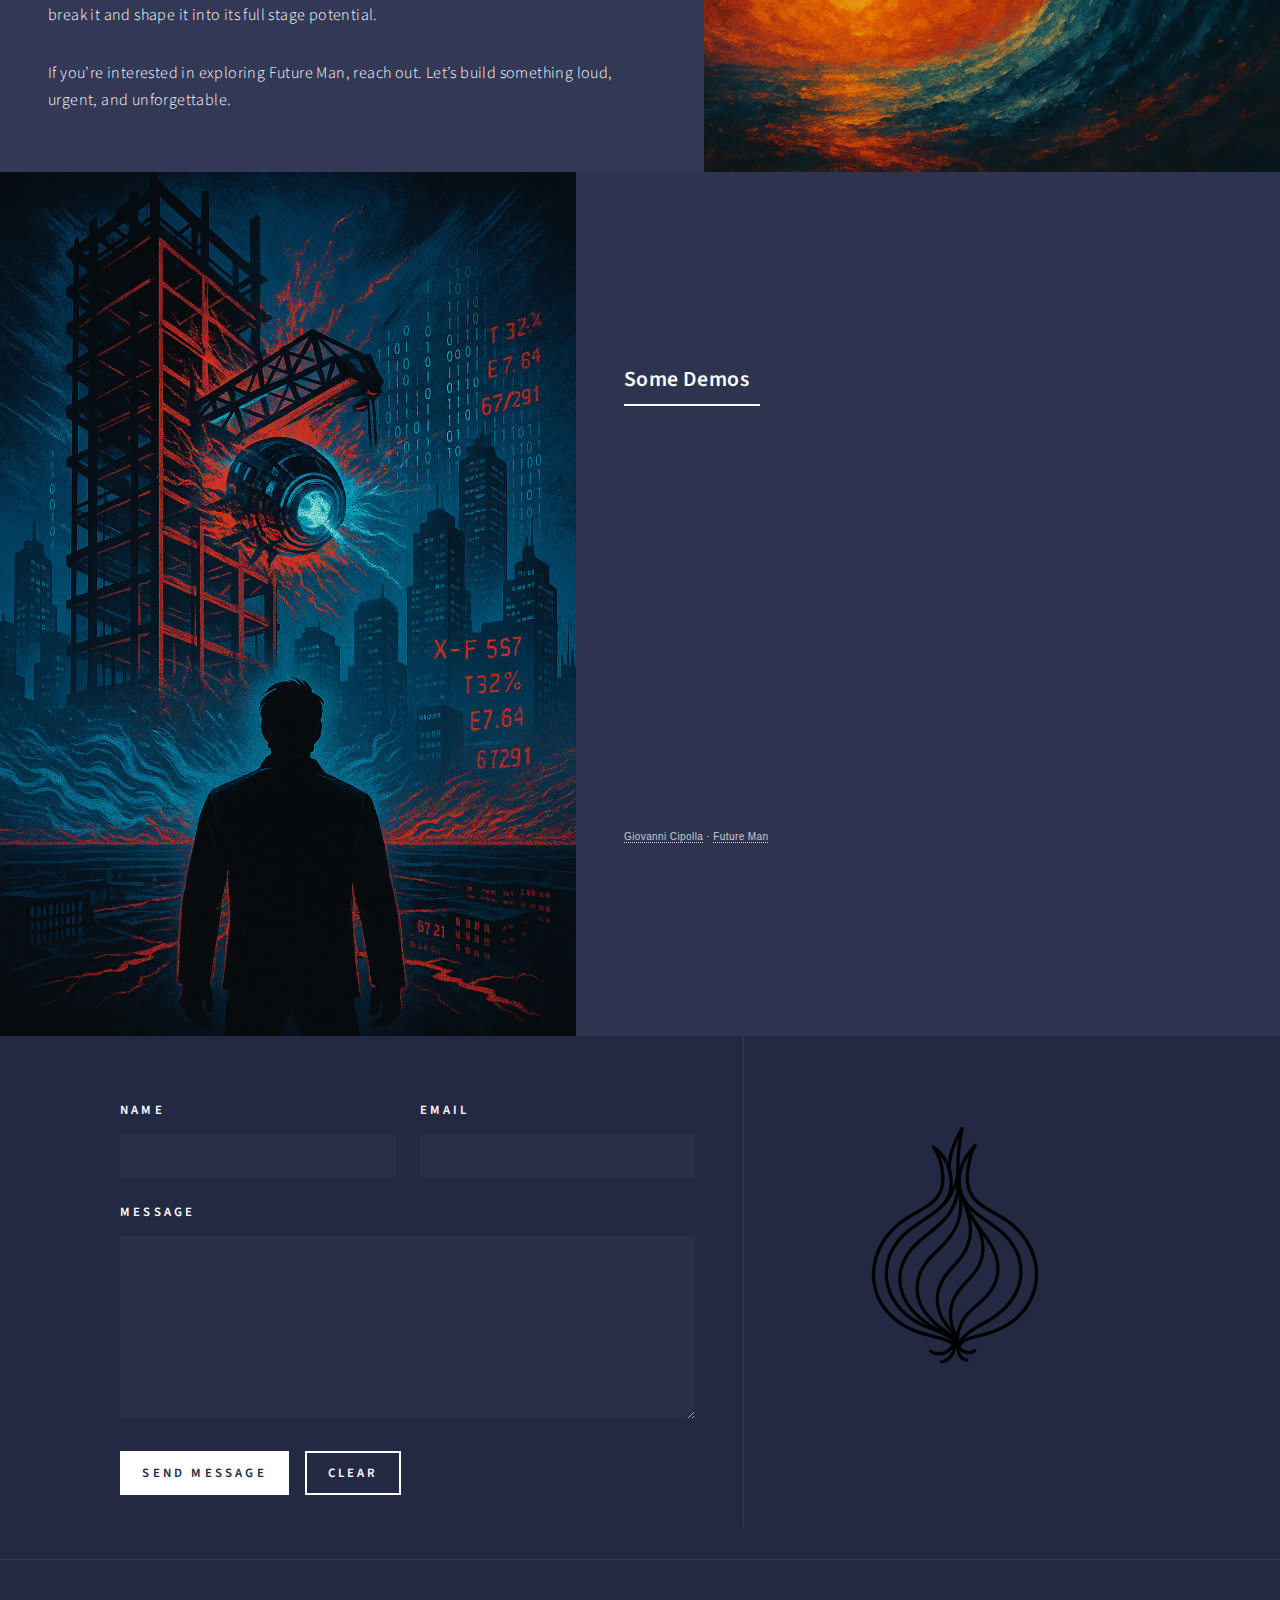
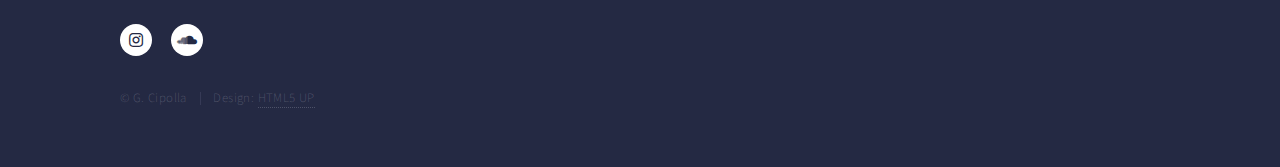
<file: FutureMan.html>
<!DOCTYPE HTML>
<!--
	Forty by HTML5 UP
	html5up.net | @ajlkn
	Free for personal and commercial use under the CCA 3.0 license (html5up.net/license)
-->
<html>
	<head>
		<title>FutureMan -johnnyonion.com</title>
		<meta charset="utf-8" />
		<meta name="viewport" content="width=device-width, initial-scale=1, user-scalable=no" />
		<link rel="stylesheet" href="assets/css/main.css" />
		<noscript><link rel="stylesheet" href="assets/css/noscript.css" /></noscript>
	</head>
	<body class="is-preload">

		<!-- Wrapper -->
			<div id="wrapper">

				<!-- Header -->
				<!-- Note: The "styleN" class below should match that of the banner element. -->
					<header id="header" class="alt style2">
						<a href="index.html" class="logo"><strong>johnnyonion</strong><span>.com</span></a>
						<nav>
							<a href="#menu">Menu</a>
						</nav>
					</header>

				<!-- Menu -->
					<nav id="menu">
						<ul class="links">
							<li><a href="index.html">Home</a></li>
							<li><a href="500M.html">500 Miles, 2 Hearts and a Guitar</a></li>
							<li><a href="ATL.html">Always the Lion</a></li>
							<li><a href="Detector.html">Detector</a></li>
							<li><a href="Hypothesis.html">Hypothesis: A Sci-fi Rock Opera</a></li>
							<li><a href="FutureMan.html">FutureMan</a></li>
							<li><a href="Einstein.html">Einstein and the Creative Mind</a></li>
						</ul>
					</nav>

				<!-- Banner -->
				<!-- Note: The "styleN" class below should match that of the header element. -->
					<section id="banner" class="style2">
						<div class="inner">
							<span class="image">
								<img src="images/futureman_bg.png" alt="" />
							</span>
							<header class="major">
								<h1>FutureMan</h1>
							</header>
							<div class="content">
								<p>What happens when you save the world <br />for all the wrong reasons?
								</p>
							</div>
						</div>
					</section>

				<!-- Main -->
					<div id="main">

						<!-- One -->
							<section id="one">
								<div class="inner">
									<header class="major">
										<h2>The Story (so far)</h2>
									</header>
									<p>Future Man is a sharp, electrifying rock musical about a man who crash-lands from the future with no memory and a newspaper clipping warning of a coming earthquake. When he alerts the world, saves thousands, and becomes a hero, it seems like destiny, until he remembers why he really came: to win the lottery and add to the empire that will one day become him.</p>

									<p>As the skyscrapers rise and tidal waves crash, Future Man hurtles through a world of wealth, power, and moral reckoning, forced to confront the people he saves and the person he becomes. At its heart is a working-class hero left behind by the system, and a love that challenges our protagonist to choose: will he change the future, or complete the cycle that makes him the ruthless billionaire he is destined to become?</p>

									<p>Blending propulsive rock with intimate ballads, dark humor, and high-stakes sci-fi spectacle, Future Man is a time-bending, conscience-shaking journey about wealth, accountability, and the price of a second chance.</p>
								</div>
							</section>

						<!-- Two -->
							<section id="two" class="spotlights">
								<section>
									<a href="generic.html" class="image">
										<img src="images/futureman_oldvnew.png" alt="" data-position="center center" />
									</a>
									<div class="content">
										<div class="inner">
											<header class="major">
												<h3>Why This Story Now?</h3>
											</header>
											<p>In an era of staggering wealth disparity, environmental upheaval, and power structures that protect the few, Future Man rips open questions of what it means to “save the world” when you’re the one who broke it. It is a human story wrapped in time travel, designed to resonate with audiences hungry for bold new musicals that entertain while reflecting the world we live in.</p>
											
										</div>
									</div>
								</section>
								<section>
									<a href="generic.html" class="image">
										<img src="images/futureman_tidalwave.png" alt="" data-position="top center" />
									</a>
									<div class="content">
										<div class="inner">
											<header class="major">
												<h3>Seeking A Collaborator</h3>
											</header>
											<p>I’m looking for a collaborator—a bookwriter who is passionate about rock musicals with sci-fi guts and a human core. This project has a few songs already written, a compelling story skeleton, and clear thematic drive, but I am looking for a creative partner to help break it and shape it into its full stage potential.</p>

											<p>If you’re interested in exploring Future Man, reach out. Let’s build something loud, urgent, and unforgettable.</p>
										</div>
									</div>
								</section>
								<section>
									<div class="image">
										<img src="images/futureman_skyscraper.png" alt="" data-position="25% 25%" />
									</div>
									<div class="content">
										<div class="inner">
											<header class="major">
												<h3>Some Demos</h3>
											</header>
											<p><iframe width="100%" height="350" scrolling="no" frameborder="no" allow="autoplay" src="https://w.soundcloud.com/player/?url=https%3A//api.soundcloud.com/playlists/268029682%3Fsecret_token%3Ds-i1cV0&color=%23ff5500&auto_play=false&hide_related=false&show_comments=false&show_user=false&show_reposts=false&show_teaser=false"></iframe><div style="font-size: 10px; color: #cccccc;line-break: anywhere;word-break: normal;overflow: hidden;white-space: nowrap;text-overflow: ellipsis; font-family: Interstate,Lucida Grande,Lucida Sans Unicode,Lucida Sans,Garuda,Verdana,Tahoma,sans-serif;font-weight: 100;"><a href="https://soundcloud.com/johnyonion" title="Giovanni Cipolla" target="_blank" style="color: #cccccc; text-decoration: none;">Giovanni Cipolla</a> · <a href="https://soundcloud.com/johnyonion/sets/future-man/s-i1cV0" title="Future Man" target="_blank" style="color: #cccccc; text-decoration: none;">Future Man</a></div></p>
										</div>
									</div>
								</section>
							</section>


					</div>

				<!-- Contact -->
					<section id="contact">
						<div class="inner">
							<!-- <section> -->
								<form method="post" action="contact.php">
									<div class="fields">
										<div class="field half">
											<label for="name">Name</label>
											<input type="text" name="name" id="name" />
										</div>
										<div class="field half">
											<label for="email">Email</label>
											<input type="text" name="email" id="email" />
										</div>
										<div class="field">
											<label for="message">Message</label>
											<textarea name="message" id="message" rows="6"></textarea>
										</div>
										<div style="display:none;">
           									<label for="website">Website</label>
            								<input type="text" name="website" id="website" />
       									</div>
									</div>
									<ul class="actions">
										<li><input type="submit" value="Send Message" class="primary" /></li>
										<li><input type="reset" value="Clear" /></li>
									</ul>
								</form>
							<section class="split">
								
									<img src="images/onion_logo.png" width="90%"/>	
								<!--- <section>
									<div class="contact-method">
										<span class="icon solid alt fa-envelope"></span>
										<h3>Email</h3>
										<a href="#">information@untitled.tld</a>
									</div>
								</section>
								<section>
									<div class="contact-method">
										<span class="icon solid alt fa-phone"></span>
										<h3>Phone</h3>
										<span>(000) 000-0000 x12387</span>
									</div>
								</section>
								<section>
									<div class="contact-method">
										<span class="icon solid alt fa-home"></span>
										<h3>Address</h3>
										<span>1234 Somewhere Road #5432<br />
										Nashville, TN 00000<br />
										United States of America</span>
									</div>
								</section> -->
							</section>
						</div>
					</section>

				<!-- Footer -->
					<footer id="footer">
						<div class="inner">
							<ul class="icons">
								<!-- <li><a href="#" class="icon brands alt fa-twitter"><span class="label">Twitter</span></a></li>
								<li><a href="#" class="icon brands alt fa-facebook-f"><span class="label">Facebook</span></a></li> -->
								<li><a href="http://www.Instagram.com/caffeinated_composer" class="icon brands alt fa-instagram"><span class="label">Instagram</span></a></li>
								<li><a href="https://soundcloud.com/johnyonion" class="icon brands alt fa-soundcloud"><span class="label">SoundCloud</span></a></li>
								<!-- <li><a href="#" class="icon brands alt fa-linkedin-in"><span class="label">LinkedIn</span></a></li> -->
							</ul>
							<ul class="copyright">
								<li>&copy; G. Cipolla</li><li>Design: <a href="https://html5up.net">HTML5 UP</a></li>
							</ul>
						</div>
					</footer>

			</div>

		<!-- Scripts -->
			<script src="assets/js/jquery.min.js"></script>
			<script src="assets/js/jquery.scrolly.min.js"></script>
			<script src="assets/js/jquery.scrollex.min.js"></script>
			<script src="assets/js/browser.min.js"></script>
			<script src="assets/js/breakpoints.min.js"></script>
			<script src="assets/js/util.js"></script>
			<script src="assets/js/main.js"></script>

	</body>
</html>
</file>
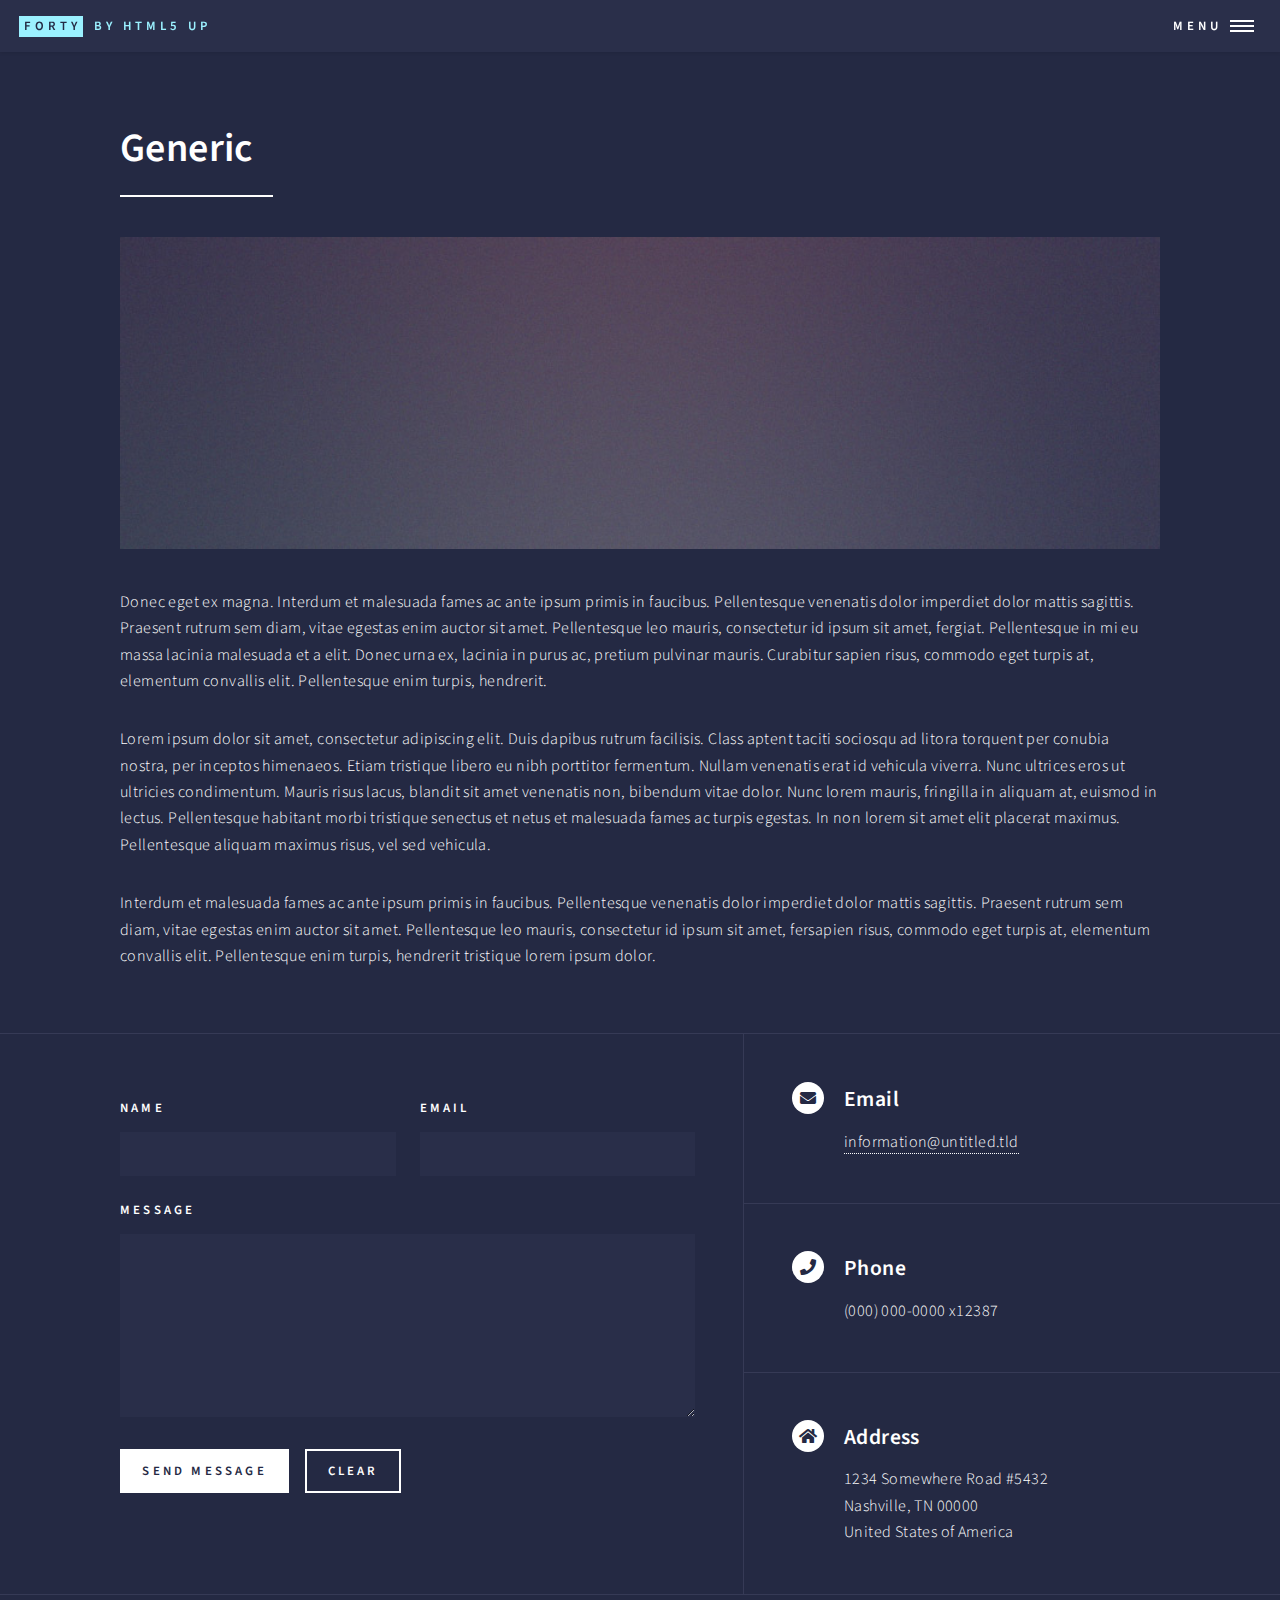
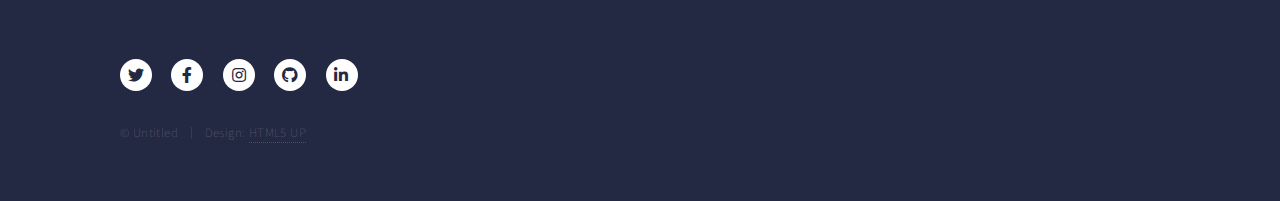
<file: generic.html>
<!DOCTYPE HTML>
<!--
	Forty by HTML5 UP
	html5up.net | @ajlkn
	Free for personal and commercial use under the CCA 3.0 license (html5up.net/license)
-->
<html>
	<head>
		<title>Generic - Forty by HTML5 UP</title>
		<meta charset="utf-8" />
		<meta name="viewport" content="width=device-width, initial-scale=1, user-scalable=no" />
		<link rel="stylesheet" href="assets/css/main.css" />
		<noscript><link rel="stylesheet" href="assets/css/noscript.css" /></noscript>
	</head>
	<body class="is-preload">

		<!-- Wrapper -->
			<div id="wrapper">

				<!-- Header -->
					<header id="header">
						<a href="index.html" class="logo"><strong>Forty</strong> <span>by HTML5 UP</span></a>
						<nav>
							<a href="#menu">Menu</a>
						</nav>
					</header>

				<!-- Menu -->
					<nav id="menu">
						<ul class="links">
							<li><a href="index.html">Home</a></li>
							<li><a href="landing.html">Landing</a></li>
							<li><a href="generic.html">Generic</a></li>
							<li><a href="elements.html">Elements</a></li>
						</ul>
						<ul class="actions stacked">
							<li><a href="#" class="button primary fit">Get Started</a></li>
							<li><a href="#" class="button fit">Log In</a></li>
						</ul>
					</nav>

				<!-- Main -->
					<div id="main" class="alt">

						<!-- One -->
							<section id="one">
								<div class="inner">
									<header class="major">
										<h1>Generic</h1>
									</header>
									<span class="image main"><img src="images/pic11.jpg" alt="" /></span>
									<p>Donec eget ex magna. Interdum et malesuada fames ac ante ipsum primis in faucibus. Pellentesque venenatis dolor imperdiet dolor mattis sagittis. Praesent rutrum sem diam, vitae egestas enim auctor sit amet. Pellentesque leo mauris, consectetur id ipsum sit amet, fergiat. Pellentesque in mi eu massa lacinia malesuada et a elit. Donec urna ex, lacinia in purus ac, pretium pulvinar mauris. Curabitur sapien risus, commodo eget turpis at, elementum convallis elit. Pellentesque enim turpis, hendrerit.</p>
									<p>Lorem ipsum dolor sit amet, consectetur adipiscing elit. Duis dapibus rutrum facilisis. Class aptent taciti sociosqu ad litora torquent per conubia nostra, per inceptos himenaeos. Etiam tristique libero eu nibh porttitor fermentum. Nullam venenatis erat id vehicula viverra. Nunc ultrices eros ut ultricies condimentum. Mauris risus lacus, blandit sit amet venenatis non, bibendum vitae dolor. Nunc lorem mauris, fringilla in aliquam at, euismod in lectus. Pellentesque habitant morbi tristique senectus et netus et malesuada fames ac turpis egestas. In non lorem sit amet elit placerat maximus. Pellentesque aliquam maximus risus, vel sed vehicula.</p>
									<p>Interdum et malesuada fames ac ante ipsum primis in faucibus. Pellentesque venenatis dolor imperdiet dolor mattis sagittis. Praesent rutrum sem diam, vitae egestas enim auctor sit amet. Pellentesque leo mauris, consectetur id ipsum sit amet, fersapien risus, commodo eget turpis at, elementum convallis elit. Pellentesque enim turpis, hendrerit tristique lorem ipsum dolor.</p>
								</div>
							</section>

					</div>

				<!-- Contact -->
					<section id="contact">
						<div class="inner">
							<section>
								<form method="post" action="#">
									<div class="fields">
										<div class="field half">
											<label for="name">Name</label>
											<input type="text" name="name" id="name" />
										</div>
										<div class="field half">
											<label for="email">Email</label>
											<input type="text" name="email" id="email" />
										</div>
										<div class="field">
											<label for="message">Message</label>
											<textarea name="message" id="message" rows="6"></textarea>
										</div>
									</div>
									<ul class="actions">
										<li><input type="submit" value="Send Message" class="primary" /></li>
										<li><input type="reset" value="Clear" /></li>
									</ul>
								</form>
							</section>
							<section class="split">
								<section>
									<div class="contact-method">
										<span class="icon solid alt fa-envelope"></span>
										<h3>Email</h3>
										<a href="#">information@untitled.tld</a>
									</div>
								</section>
								<section>
									<div class="contact-method">
										<span class="icon solid alt fa-phone"></span>
										<h3>Phone</h3>
										<span>(000) 000-0000 x12387</span>
									</div>
								</section>
								<section>
									<div class="contact-method">
										<span class="icon solid alt fa-home"></span>
										<h3>Address</h3>
										<span>1234 Somewhere Road #5432<br />
										Nashville, TN 00000<br />
										United States of America</span>
									</div>
								</section>
							</section>
						</div>
					</section>

				<!-- Footer -->
					<footer id="footer">
						<div class="inner">
							<ul class="icons">
								<li><a href="#" class="icon brands alt fa-twitter"><span class="label">Twitter</span></a></li>
								<li><a href="#" class="icon brands alt fa-facebook-f"><span class="label">Facebook</span></a></li>
								<li><a href="#" class="icon brands alt fa-instagram"><span class="label">Instagram</span></a></li>
								<li><a href="#" class="icon brands alt fa-github"><span class="label">GitHub</span></a></li>
								<li><a href="#" class="icon brands alt fa-linkedin-in"><span class="label">LinkedIn</span></a></li>
							</ul>
							<ul class="copyright">
								<li>&copy; Untitled</li><li>Design: <a href="https://html5up.net">HTML5 UP</a></li>
							</ul>
						</div>
					</footer>

			</div>

		<!-- Scripts -->
			<script src="assets/js/jquery.min.js"></script>
			<script src="assets/js/jquery.scrolly.min.js"></script>
			<script src="assets/js/jquery.scrollex.min.js"></script>
			<script src="assets/js/browser.min.js"></script>
			<script src="assets/js/breakpoints.min.js"></script>
			<script src="assets/js/util.js"></script>
			<script src="assets/js/main.js"></script>

	</body>
</html>
</file>
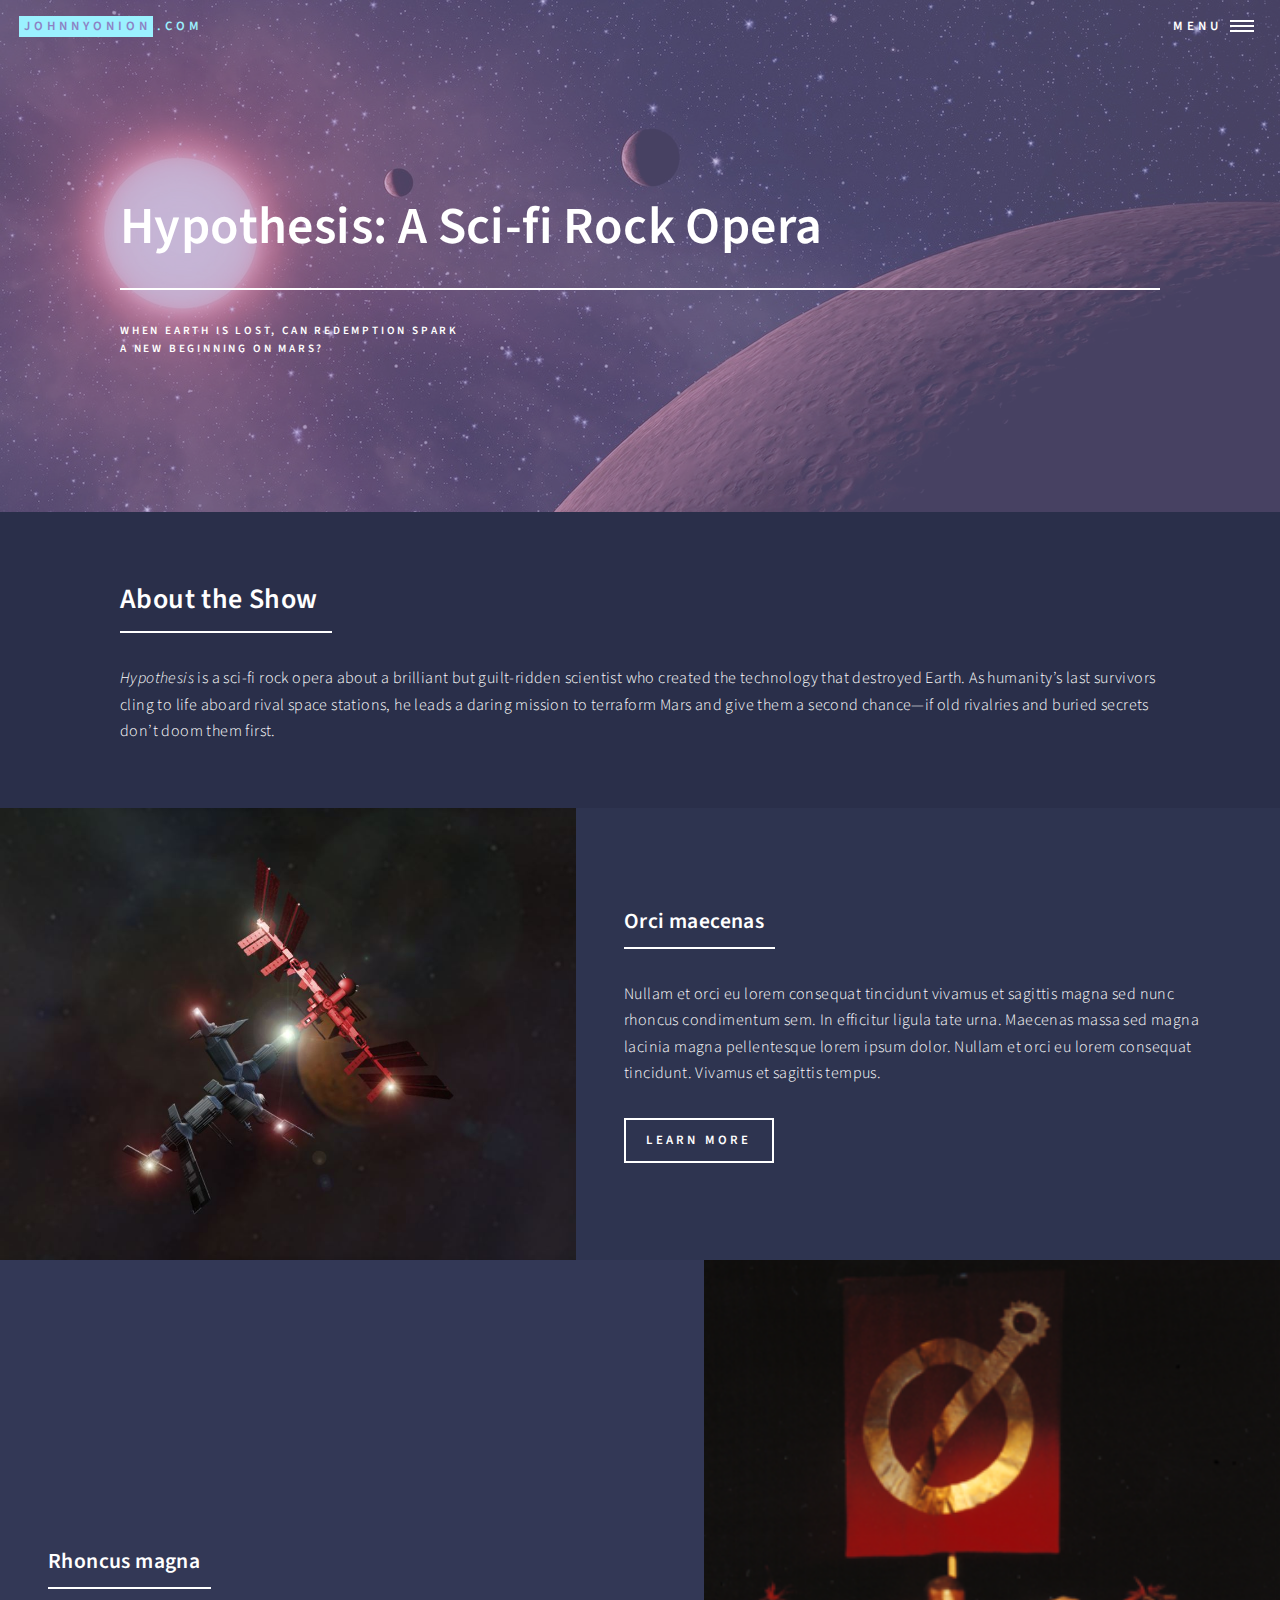
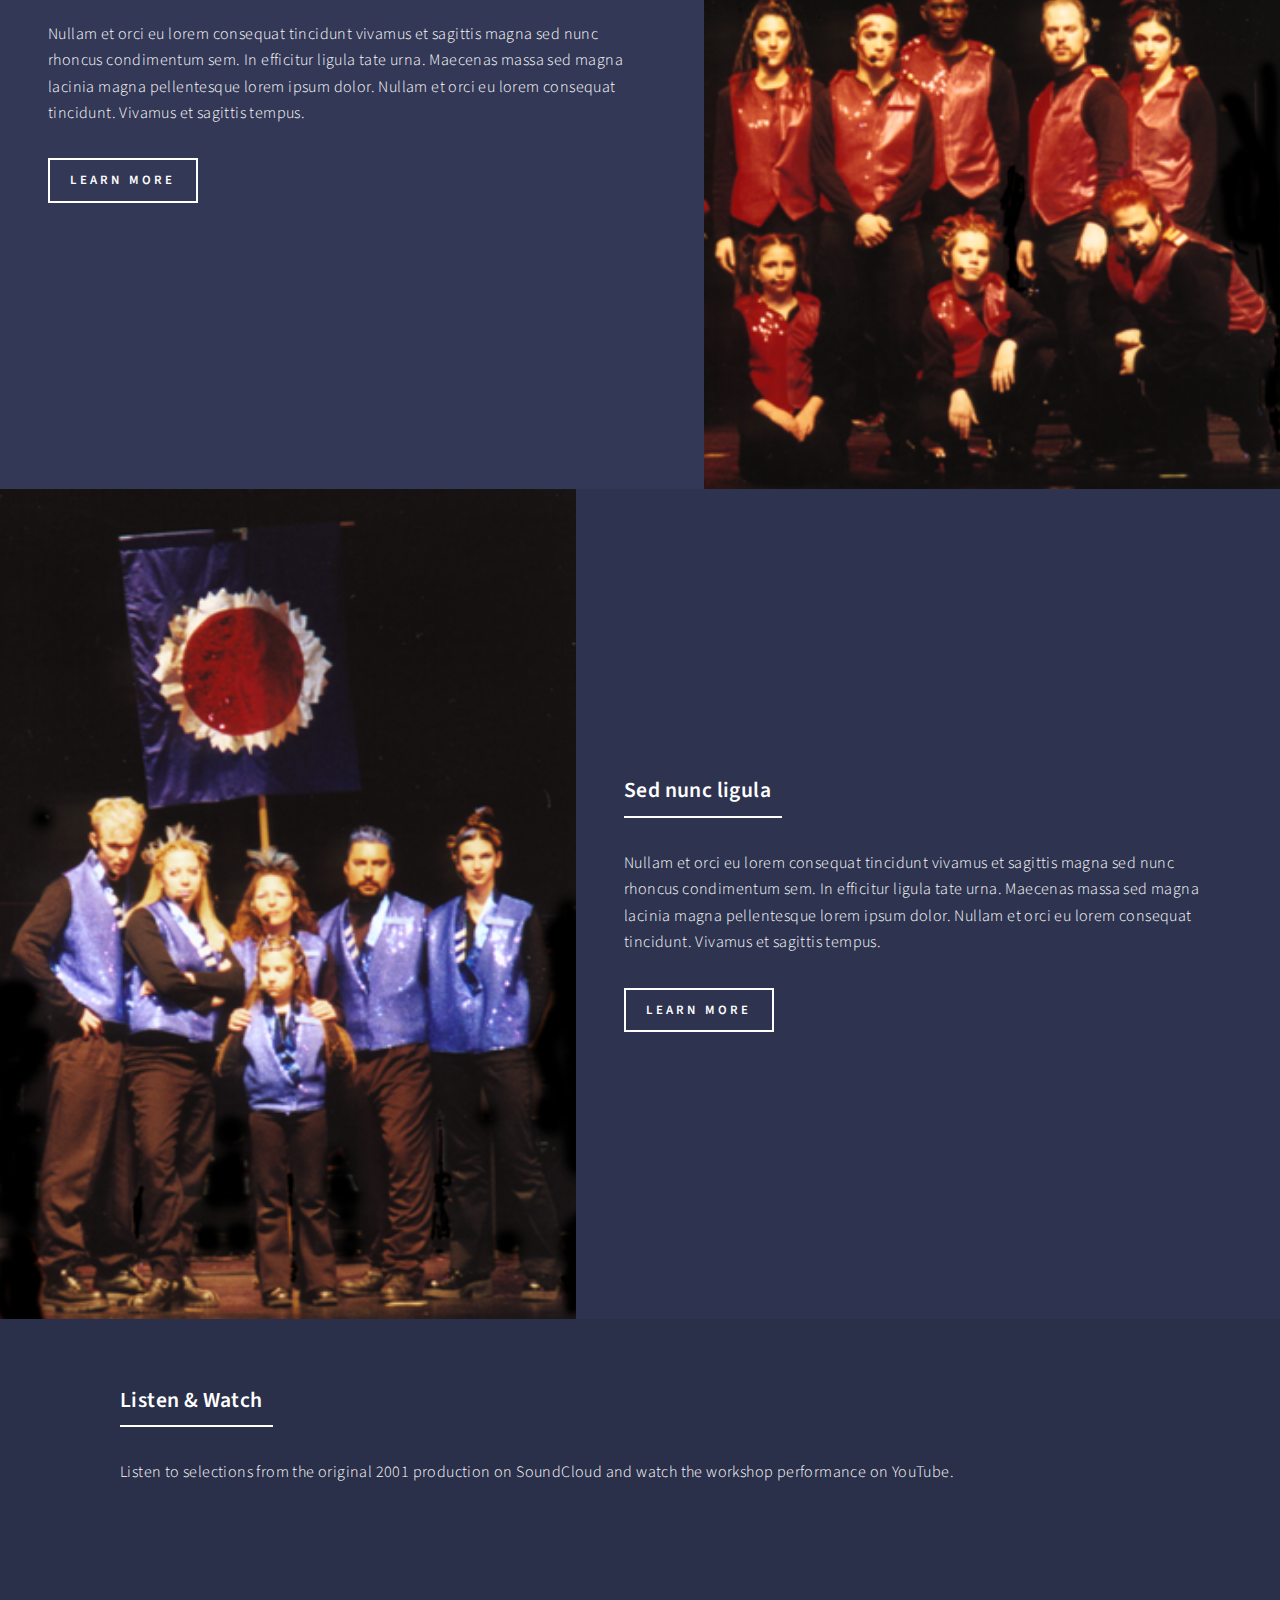
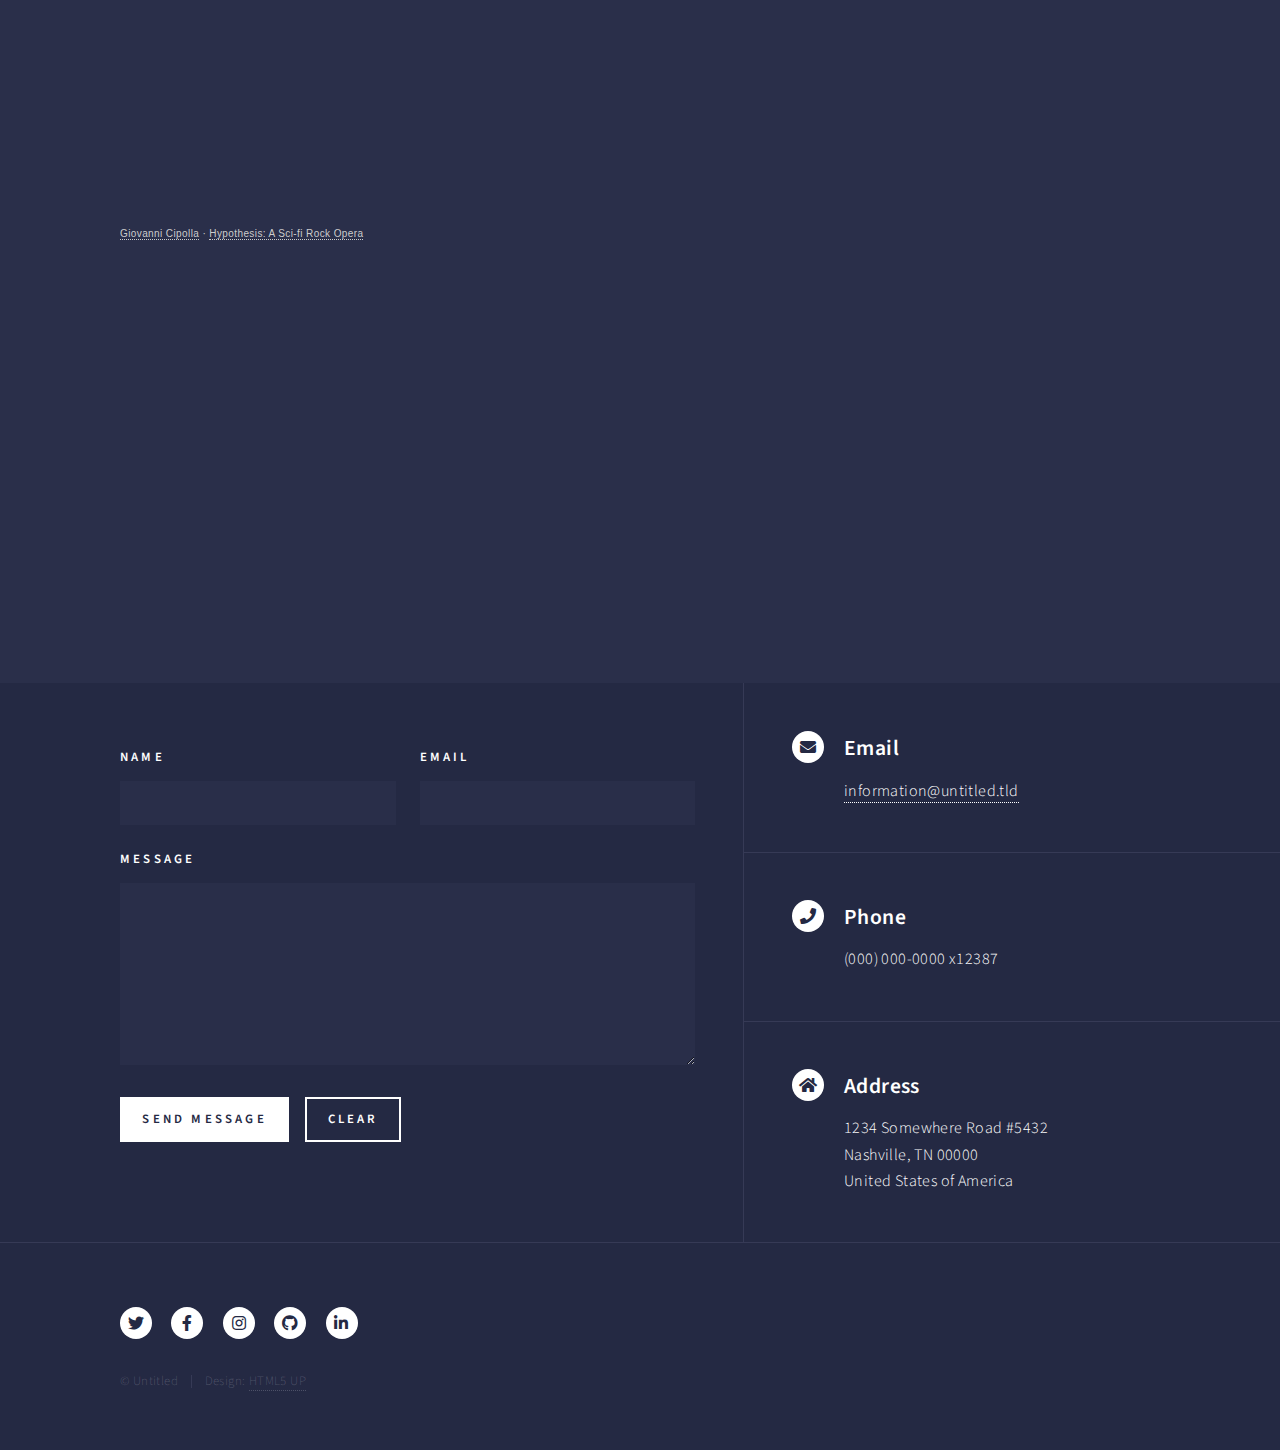
<file: Hypothesis.html>
<!DOCTYPE HTML>
<!--
	Forty by HTML5 UP
	html5up.net | @ajlkn
	Free for personal and commercial use under the CCA 3.0 license (html5up.net/license)
-->
<html>
	<head>
		<title>Hypothesis: A Sci-fi Rock Opera - johnnyonion.com</title>
		<meta charset="utf-8" />
		<meta name="viewport" content="width=device-width, initial-scale=1, user-scalable=no" />
		<link rel="stylesheet" href="assets/css/main.css" />
		<noscript><link rel="stylesheet" href="assets/css/noscript.css" /></noscript>
	</head>
	<body class="is-preload">

		<!-- Wrapper -->
			<div id="wrapper">

				<!-- Header -->
				<!-- Note: The "styleN" class below should match that of the banner element. -->
					<header id="header" class="alt style2">
						<a href="index.html" class="logo"><strong>johnnyonion</strong><span>.com</span></a>
						<nav>
							<a href="#menu">Menu</a>
						</nav>
					</header>

				<!-- Menu -->
					<nav id="menu">
						<ul class="links">
							<li><a href="index.html">Home</a></li>
							<li><a href="500M.html">500 Miles, 2 Hearts and a Guitar</a></li>
							<li><a href="ATL.html">Always the Lion</a></li>
							<li><a href="Detector.html">Detector</a></li>
							<li><a href="hypothesis.html">Hypothesis: A Sci-fi Rock Opera</a></li>
							<li><a href="FutureMan.html">FutureMan</a></li>
							<li><a href="Einstein.html">Einstein and the Creative Mind</a></li>
						</ul>
					</nav>

				<!-- Banner -->
				<!-- Note: The "styleN" class below should match that of the header element. -->
					<section id="banner" class="style2">
						<div class="inner">
							<span class="image">
								<img src="images/hypothesis_planet.jpg" alt="" />
							</span>
							<header class="major">
								<h1>Hypothesis: A Sci-fi Rock Opera</h1>
							</header>
							<div class="content">
								<p>When Earth is lost, can redemption spark<br />
								a new beginning on Mars?</p>
							</div>
						</div>
					</section>

				<!-- Main -->
					<div id="main">

						<!-- One -->
							<section id="one">
								<div class="inner">
									<header class="major">
										<h2>About the Show</h2>
									</header>
									<p><em>Hypothesis</em> is a sci-fi rock opera about a brilliant but guilt-ridden scientist who created the technology that destroyed Earth. As humanity’s last survivors cling to life aboard rival space stations, he leads a daring mission to terraform Mars and give them a second chance—if old rivalries and buried secrets don’t doom them first.</p>
								</div>
							</section>

						<!-- Two -->
							<section id="two" class="spotlights">
								<section>
									<a href="generic.html" class="image">
										<img src="images/hypothesis_linked_stations.jpg" alt="" data-position="center center" />
									</a>
									<div class="content">
										<div class="inner">
											<header class="major">
												<h3>Orci maecenas</h3>
											</header>
											<p>Nullam et orci eu lorem consequat tincidunt vivamus et sagittis magna sed nunc rhoncus condimentum sem. In efficitur ligula tate urna. Maecenas massa sed magna lacinia magna pellentesque lorem ipsum dolor. Nullam et orci eu lorem consequat tincidunt. Vivamus et sagittis tempus.</p>
											<ul class="actions">
												<li><a href="generic.html" class="button">Learn more</a></li>
											</ul>
										</div>
									</div>
								</section>
								<section>
									<a href="generic.html" class="image">
										<img src="images/hypothesis_redoxCCC.png" alt="" data-position="top center" />
									</a>
									<div class="content">
										<div class="inner">
											<header class="major">
												<h3>Rhoncus magna</h3>
											</header>
											<p>Nullam et orci eu lorem consequat tincidunt vivamus et sagittis magna sed nunc rhoncus condimentum sem. In efficitur ligula tate urna. Maecenas massa sed magna lacinia magna pellentesque lorem ipsum dolor. Nullam et orci eu lorem consequat tincidunt. Vivamus et sagittis tempus.</p>
											<ul class="actions">
												<li><a href="generic.html" class="button">Learn more</a></li>
											</ul>
										</div>
									</div>
								</section>
								<section>
									<a href="generic.html" class="image">
										<img src="images/hypothesis_OxidateCCC.png" width="50%" data-position="25% 25%" />
									</a>
									<div class="content">
										<div class="inner">
											<header class="major">
												<h3>Sed nunc ligula</h3>
											</header>
											<p>Nullam et orci eu lorem consequat tincidunt vivamus et sagittis magna sed nunc rhoncus condimentum sem. In efficitur ligula tate urna. Maecenas massa sed magna lacinia magna pellentesque lorem ipsum dolor. Nullam et orci eu lorem consequat tincidunt. Vivamus et sagittis tempus.</p>
											<ul class="actions">
												<li><a href="generic.html" class="button">Learn more</a></li>
											</ul>
										</div>
									</div>
								</section>
							</section>

						<!-- Three -->
							<section id="three">
								<div class="inner">
									<header class="major">
                                		<h3>Listen & Watch</h3>
                            		</header>
                            			<p>Listen to selections from the original 2001 production on SoundCloud and watch the workshop performance on YouTube.</p>
                            		<div class="embed-responsive">
                                		<iframe width="50%" height="300" scrolling="no" frameborder="no" allow="autoplay" src="https://w.soundcloud.com/player/?url=https%3A//api.soundcloud.com/playlists/2020743867&color=%23ff5500&auto_play=false&hide_related=false&show_comments=false&show_user=false&show_reposts=false&show_teaser=false&visual=true"></iframe><div style="font-size: 10px; color: #cccccc;line-break: anywhere;word-break: normal;overflow: hidden;white-space: nowrap;text-overflow: ellipsis; font-family: Interstate,Lucida Grande,Lucida Sans Unicode,Lucida Sans,Garuda,Verdana,Tahoma,sans-serif;font-weight: 100;"><a href="https://soundcloud.com/johnyonion" title="Giovanni Cipolla" target="_blank" style="color: #cccccc; text-decoration: none;">Giovanni Cipolla</a> · <a href="https://soundcloud.com/johnyonion/sets/9e7299e6-1603-47f5-a642-4d1b33038f73" title="Hypothesis: A Sci-fi Rock Opera" target="_blank" style="color: #cccccc; text-decoration: none;">Hypothesis: A Sci-fi Rock Opera</a></div>
                            		</div>
                            		
                            		<div class="embed-responsive">
                                	<!-- Replace with your actual YouTube embed URL -->
                                		<iframe width="50%" height="400" src="https://www.youtube.com/embed/z2nZE44TRnc?si=Tfj6vXElHypNc69O" title="YouTube video player" frameborder="0" allow="accelerometer; autoplay; clipboard-write; encrypted-media; gyroscope; picture-in-picture; web-share" referrerpolicy="strict-origin-when-cross-origin" allowfullscreen></iframe>
                            		</div>
								</div>
							</section>

					</div>

				<!-- Contact -->
					<section id="contact">
						<div class="inner">
							<section>
								<form method="post" action="#">
									<div class="fields">
										<div class="field half">
											<label for="name">Name</label>
											<input type="text" name="name" id="name" />
										</div>
										<div class="field half">
											<label for="email">Email</label>
											<input type="text" name="email" id="email" />
										</div>
										<div class="field">
											<label for="message">Message</label>
											<textarea name="message" id="message" rows="6"></textarea>
										</div>
									</div>
									<ul class="actions">
										<li><input type="submit" value="Send Message" class="primary" /></li>
										<li><input type="reset" value="Clear" /></li>
									</ul>
								</form>
							</section>
							<section class="split">
								<section>
									<div class="contact-method">
										<span class="icon solid alt fa-envelope"></span>
										<h3>Email</h3>
										<a href="#">information@untitled.tld</a>
									</div>
								</section>
								<section>
									<div class="contact-method">
										<span class="icon solid alt fa-phone"></span>
										<h3>Phone</h3>
										<span>(000) 000-0000 x12387</span>
									</div>
								</section>
								<section>
									<div class="contact-method">
										<span class="icon solid alt fa-home"></span>
										<h3>Address</h3>
										<span>1234 Somewhere Road #5432<br />
										Nashville, TN 00000<br />
										United States of America</span>
									</div>
								</section>
							</section>
						</div>
					</section>

				<!-- Footer -->
					<footer id="footer">
						<div class="inner">
							<ul class="icons">
								<li><a href="#" class="icon brands alt fa-twitter"><span class="label">Twitter</span></a></li>
								<li><a href="#" class="icon brands alt fa-facebook-f"><span class="label">Facebook</span></a></li>
								<li><a href="#" class="icon brands alt fa-instagram"><span class="label">Instagram</span></a></li>
								<li><a href="#" class="icon brands alt fa-github"><span class="label">GitHub</span></a></li>
								<li><a href="#" class="icon brands alt fa-linkedin-in"><span class="label">LinkedIn</span></a></li>
							</ul>
							<ul class="copyright">
								<li>&copy; Untitled</li><li>Design: <a href="https://html5up.net">HTML5 UP</a></li>
							</ul>
						</div>
					</footer>

			</div>

		<!-- Scripts -->
			<script src="assets/js/jquery.min.js"></script>
			<script src="assets/js/jquery.scrolly.min.js"></script>
			<script src="assets/js/jquery.scrollex.min.js"></script>
			<script src="assets/js/browser.min.js"></script>
			<script src="assets/js/breakpoints.min.js"></script>
			<script src="assets/js/util.js"></script>
			<script src="assets/js/main.js"></script>

	</body>
</html>
</file>
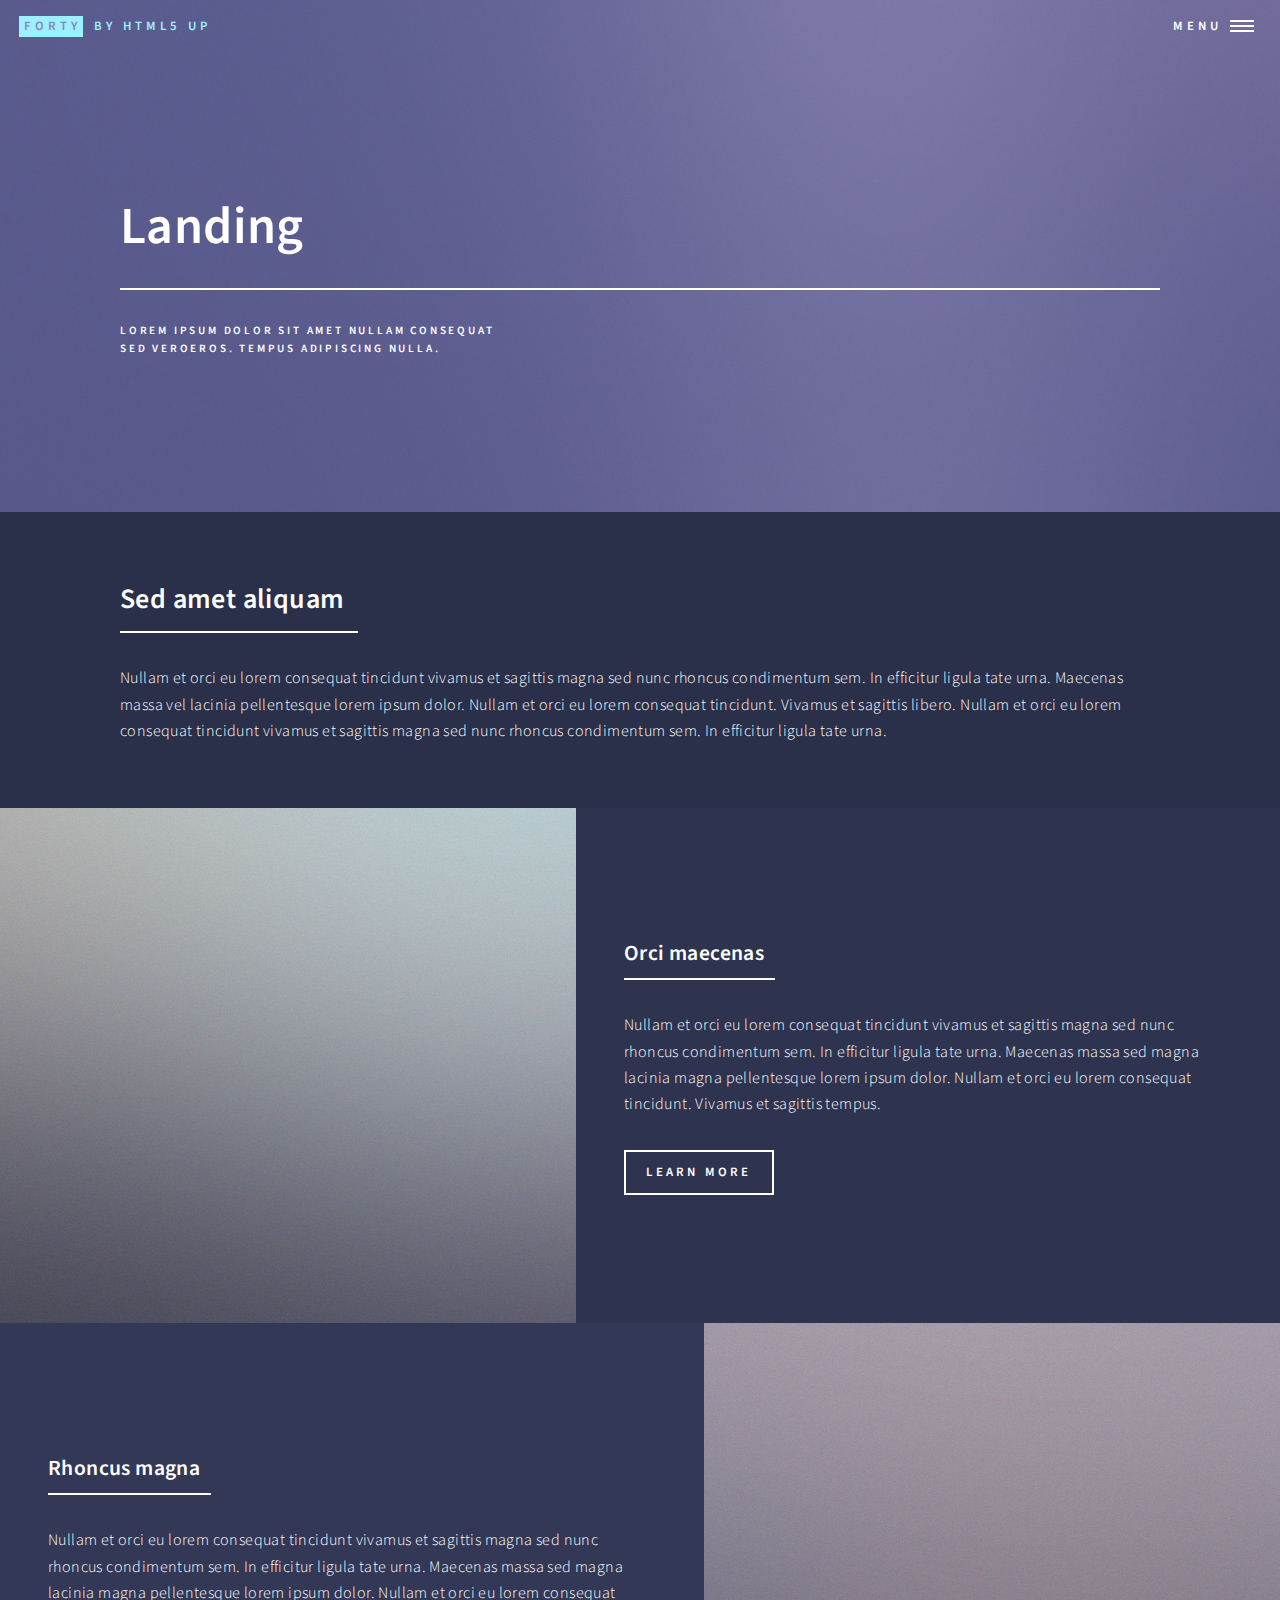
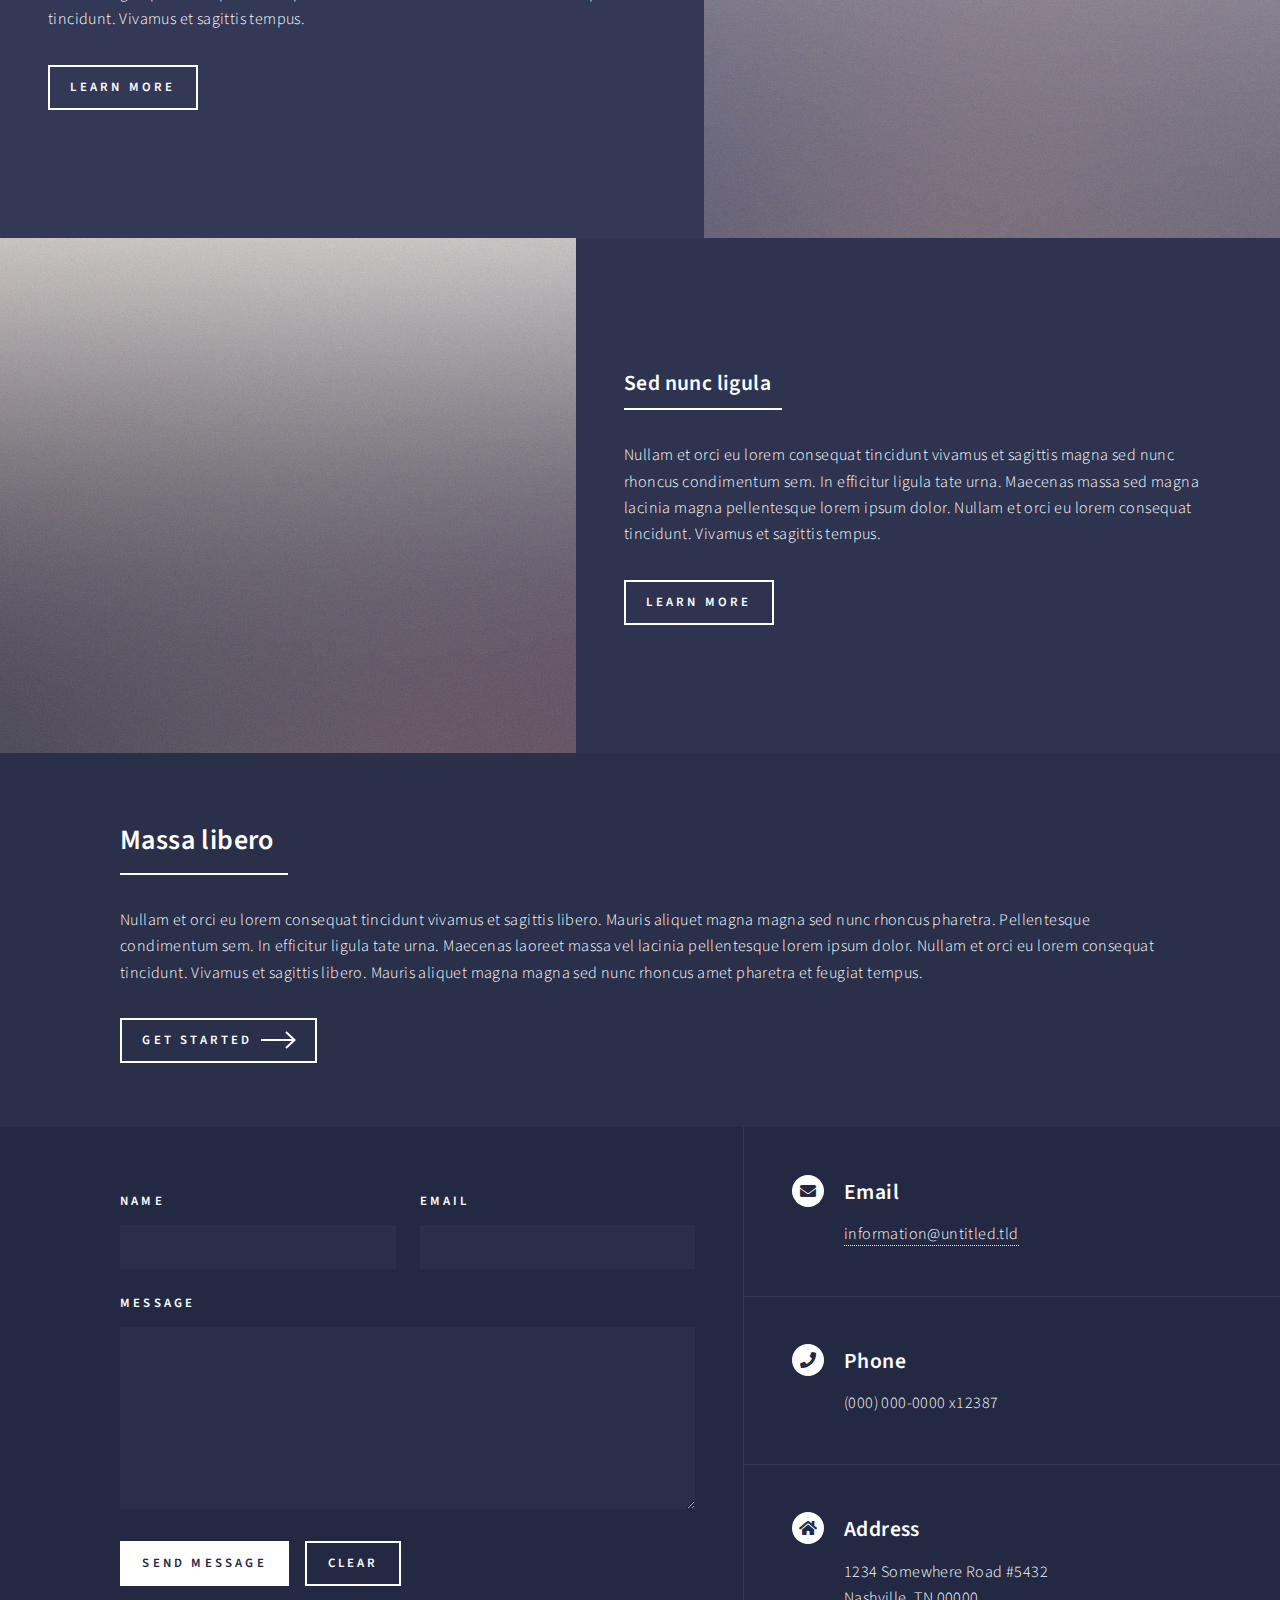
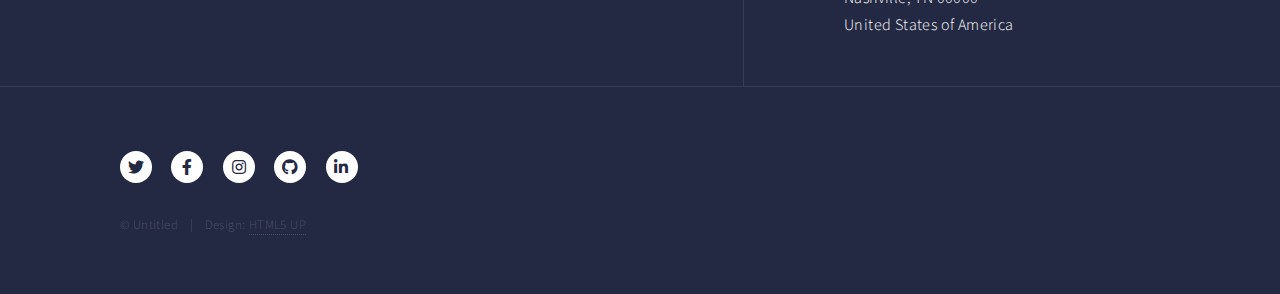
<file: landing.html>
<!DOCTYPE HTML>
<!--
	Forty by HTML5 UP
	html5up.net | @ajlkn
	Free for personal and commercial use under the CCA 3.0 license (html5up.net/license)
-->
<html>
	<head>
		<title>Landing - Forty by HTML5 UP</title>
		<meta charset="utf-8" />
		<meta name="viewport" content="width=device-width, initial-scale=1, user-scalable=no" />
		<link rel="stylesheet" href="assets/css/main.css" />
		<noscript><link rel="stylesheet" href="assets/css/noscript.css" /></noscript>
	</head>
	<body class="is-preload">

		<!-- Wrapper -->
			<div id="wrapper">

				<!-- Header -->
				<!-- Note: The "styleN" class below should match that of the banner element. -->
					<header id="header" class="alt style2">
						<a href="index.html" class="logo"><strong>Forty</strong> <span>by HTML5 UP</span></a>
						<nav>
							<a href="#menu">Menu</a>
						</nav>
					</header>

				<!-- Menu -->
					<nav id="menu">
						<ul class="links">
							<li><a href="index.html">Home</a></li>
							<li><a href="landing.html">Landing</a></li>
							<li><a href="generic.html">Generic</a></li>
							<li><a href="elements.html">Elements</a></li>
						</ul>
						<ul class="actions stacked">
							<li><a href="#" class="button primary fit">Get Started</a></li>
							<li><a href="#" class="button fit">Log In</a></li>
						</ul>
					</nav>

				<!-- Banner -->
				<!-- Note: The "styleN" class below should match that of the header element. -->
					<section id="banner" class="style2">
						<div class="inner">
							<span class="image">
								<img src="images/pic07.jpg" alt="" />
							</span>
							<header class="major">
								<h1>Landing</h1>
							</header>
							<div class="content">
								<p>Lorem ipsum dolor sit amet nullam consequat<br />
								sed veroeros. tempus adipiscing nulla.</p>
							</div>
						</div>
					</section>

				<!-- Main -->
					<div id="main">

						<!-- One -->
							<section id="one">
								<div class="inner">
									<header class="major">
										<h2>Sed amet aliquam</h2>
									</header>
									<p>Nullam et orci eu lorem consequat tincidunt vivamus et sagittis magna sed nunc rhoncus condimentum sem. In efficitur ligula tate urna. Maecenas massa vel lacinia pellentesque lorem ipsum dolor. Nullam et orci eu lorem consequat tincidunt. Vivamus et sagittis libero. Nullam et orci eu lorem consequat tincidunt vivamus et sagittis magna sed nunc rhoncus condimentum sem. In efficitur ligula tate urna.</p>
								</div>
							</section>

						<!-- Two -->
							<section id="two" class="spotlights">
								<section>
									<a href="generic.html" class="image">
										<img src="images/pic08.jpg" alt="" data-position="center center" />
									</a>
									<div class="content">
										<div class="inner">
											<header class="major">
												<h3>Orci maecenas</h3>
											</header>
											<p>Nullam et orci eu lorem consequat tincidunt vivamus et sagittis magna sed nunc rhoncus condimentum sem. In efficitur ligula tate urna. Maecenas massa sed magna lacinia magna pellentesque lorem ipsum dolor. Nullam et orci eu lorem consequat tincidunt. Vivamus et sagittis tempus.</p>
											<ul class="actions">
												<li><a href="generic.html" class="button">Learn more</a></li>
											</ul>
										</div>
									</div>
								</section>
								<section>
									<a href="generic.html" class="image">
										<img src="images/pic09.jpg" alt="" data-position="top center" />
									</a>
									<div class="content">
										<div class="inner">
											<header class="major">
												<h3>Rhoncus magna</h3>
											</header>
											<p>Nullam et orci eu lorem consequat tincidunt vivamus et sagittis magna sed nunc rhoncus condimentum sem. In efficitur ligula tate urna. Maecenas massa sed magna lacinia magna pellentesque lorem ipsum dolor. Nullam et orci eu lorem consequat tincidunt. Vivamus et sagittis tempus.</p>
											<ul class="actions">
												<li><a href="generic.html" class="button">Learn more</a></li>
											</ul>
										</div>
									</div>
								</section>
								<section>
									<a href="generic.html" class="image">
										<img src="images/pic10.jpg" alt="" data-position="25% 25%" />
									</a>
									<div class="content">
										<div class="inner">
											<header class="major">
												<h3>Sed nunc ligula</h3>
											</header>
											<p>Nullam et orci eu lorem consequat tincidunt vivamus et sagittis magna sed nunc rhoncus condimentum sem. In efficitur ligula tate urna. Maecenas massa sed magna lacinia magna pellentesque lorem ipsum dolor. Nullam et orci eu lorem consequat tincidunt. Vivamus et sagittis tempus.</p>
											<ul class="actions">
												<li><a href="generic.html" class="button">Learn more</a></li>
											</ul>
										</div>
									</div>
								</section>
							</section>

						<!-- Three -->
							<section id="three">
								<div class="inner">
									<header class="major">
										<h2>Massa libero</h2>
									</header>
									<p>Nullam et orci eu lorem consequat tincidunt vivamus et sagittis libero. Mauris aliquet magna magna sed nunc rhoncus pharetra. Pellentesque condimentum sem. In efficitur ligula tate urna. Maecenas laoreet massa vel lacinia pellentesque lorem ipsum dolor. Nullam et orci eu lorem consequat tincidunt. Vivamus et sagittis libero. Mauris aliquet magna magna sed nunc rhoncus amet pharetra et feugiat tempus.</p>
									<ul class="actions">
										<li><a href="generic.html" class="button next">Get Started</a></li>
									</ul>
								</div>
							</section>

					</div>

				<!-- Contact -->
					<section id="contact">
						<div class="inner">
							<section>
								<form method="post" action="#">
									<div class="fields">
										<div class="field half">
											<label for="name">Name</label>
											<input type="text" name="name" id="name" />
										</div>
										<div class="field half">
											<label for="email">Email</label>
											<input type="text" name="email" id="email" />
										</div>
										<div class="field">
											<label for="message">Message</label>
											<textarea name="message" id="message" rows="6"></textarea>
										</div>
									</div>
									<ul class="actions">
										<li><input type="submit" value="Send Message" class="primary" /></li>
										<li><input type="reset" value="Clear" /></li>
									</ul>
								</form>
							</section>
							<section class="split">
								<section>
									<div class="contact-method">
										<span class="icon solid alt fa-envelope"></span>
										<h3>Email</h3>
										<a href="#">information@untitled.tld</a>
									</div>
								</section>
								<section>
									<div class="contact-method">
										<span class="icon solid alt fa-phone"></span>
										<h3>Phone</h3>
										<span>(000) 000-0000 x12387</span>
									</div>
								</section>
								<section>
									<div class="contact-method">
										<span class="icon solid alt fa-home"></span>
										<h3>Address</h3>
										<span>1234 Somewhere Road #5432<br />
										Nashville, TN 00000<br />
										United States of America</span>
									</div>
								</section>
							</section>
						</div>
					</section>

				<!-- Footer -->
					<footer id="footer">
						<div class="inner">
							<ul class="icons">
								<li><a href="#" class="icon brands alt fa-twitter"><span class="label">Twitter</span></a></li>
								<li><a href="#" class="icon brands alt fa-facebook-f"><span class="label">Facebook</span></a></li>
								<li><a href="#" class="icon brands alt fa-instagram"><span class="label">Instagram</span></a></li>
								<li><a href="#" class="icon brands alt fa-github"><span class="label">GitHub</span></a></li>
								<li><a href="#" class="icon brands alt fa-linkedin-in"><span class="label">LinkedIn</span></a></li>
							</ul>
							<ul class="copyright">
								<li>&copy; Untitled</li><li>Design: <a href="https://html5up.net">HTML5 UP</a></li>
							</ul>
						</div>
					</footer>

			</div>

		<!-- Scripts -->
			<script src="assets/js/jquery.min.js"></script>
			<script src="assets/js/jquery.scrolly.min.js"></script>
			<script src="assets/js/jquery.scrollex.min.js"></script>
			<script src="assets/js/browser.min.js"></script>
			<script src="assets/js/breakpoints.min.js"></script>
			<script src="assets/js/util.js"></script>
			<script src="assets/js/main.js"></script>

	</body>
</html>
</file>
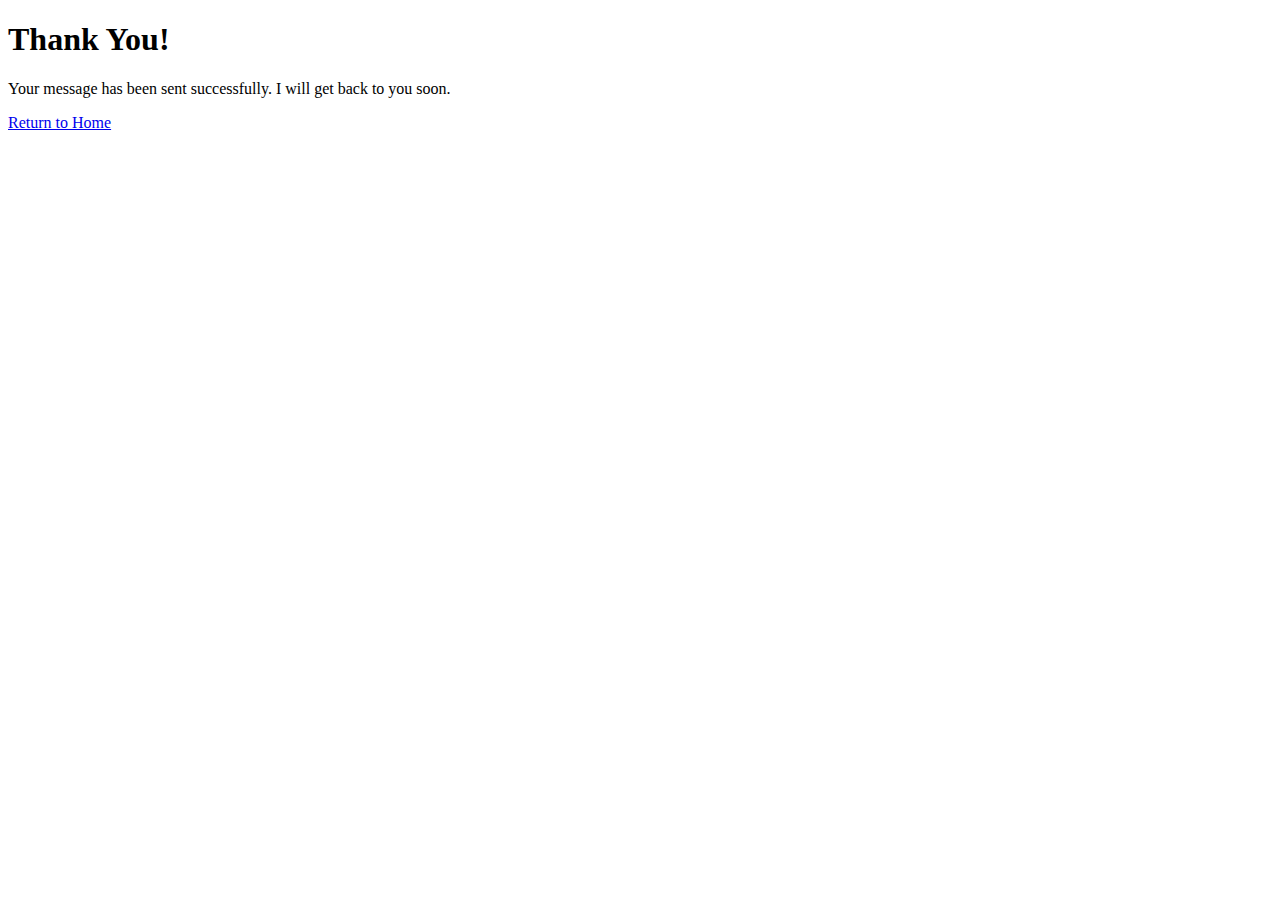
<file: thank-you.html>
<!DOCTYPE html>
<html>
<head>
    <title>Thank You</title>
</head>
<body>
    <h1>Thank You!</h1>
    <p>Your message has been sent successfully. I will get back to you soon.</p>
    <a href="index.html">Return to Home</a>
</body>
</html>
</file>
<file: assets/css/noscript.css>
/*
	Forty by HTML5 UP
	html5up.net | @ajlkn
	Free for personal and commercial use under the CCA 3.0 license (html5up.net/license)
*/

/* Banner */

	body.is-preload #banner:after {
		opacity: 0.85;
	}

	body.is-preload #banner > .inner {
		-moz-filter: none;
		-webkit-filter: none;
		-ms-filter: none;
		filter: none;
		-moz-transform: none;
		-webkit-transform: none;
		-ms-transform: none;
		transform: none;
		opacity: 1;
	}
</file>
<file: assets/css/main.css>
@import url(fontawesome-all.min.css);
@import url("https://fonts.googleapis.com/css?family=Source+Sans+Pro:300,300italic,600,600italic");

/*
	Forty by HTML5 UP
	html5up.net | @ajlkn
	Free for personal and commercial use under the CCA 3.0 license (html5up.net/license)
*/

html, body, div, span, applet, object,
iframe, h1, h2, h3, h4, h5, h6, p, blockquote,
pre, a, abbr, acronym, address, big, cite,
code, del, dfn, em, img, ins, kbd, q, s, samp,
small, strike, strong, sub, sup, tt, var, b,
u, i, center, dl, dt, dd, ol, ul, li, fieldset,
form, label, legend, table, caption, tbody,
tfoot, thead, tr, th, td, article, aside,
canvas, details, embed, figure, figcaption,
footer, header, hgroup, menu, nav, output, ruby,
section, summary, time, mark, audio, video {
	margin: 0;
	padding: 0;
	border: 0;
	font-size: 100%;
	font: inherit;
	vertical-align: baseline;}

article, aside, details, figcaption, figure,
footer, header, hgroup, menu, nav, section {
	display: block;}

body {
	line-height: 1;
}

ol, ul {
	list-style: none;
}

blockquote, q {
	quotes: none;
}

	blockquote:before, blockquote:after, q:before, q:after {
		content: '';
		content: none;
	}

table {
	border-collapse: collapse;
	border-spacing: 0;
}

body {
	-webkit-text-size-adjust: none;
}

mark {
	background-color: transparent;
	color: inherit;
}

input::-moz-focus-inner {
	border: 0;
	padding: 0;
}

input, select, textarea {
	-moz-appearance: none;
	-webkit-appearance: none;
	-ms-appearance: none;
	appearance: none;
}

/* Basic */

	@-ms-viewport {
		width: device-width;
	}

	body {
		-ms-overflow-style: scrollbar;
	}

	@media screen and (max-width: 480px) {

		html, body {
			min-width: 320px;
		}

	}

	html {
		box-sizing: border-box;
	}

	*, *:before, *:after {
		box-sizing: inherit;
	}

	body {
		background: #242943;
	}

		body.is-preload *, body.is-preload *:before, body.is-preload *:after {
			-moz-animation: none !important;
			-webkit-animation: none !important;
			-ms-animation: none !important;
			animation: none !important;
			-moz-transition: none !important;
			-webkit-transition: none !important;
			-ms-transition: none !important;
			transition: none !important;
		}

/* Type */

	body, input, select, textarea {
		color: #ffffff;
		font-family: "Source Sans Pro", Helvetica, sans-serif;
		font-size: 17pt;
		font-weight: 300;
		letter-spacing: 0.025em;
		line-height: 1.65;
	}

		@media screen and (max-width: 1680px) {

			body, input, select, textarea {
				font-size: 14pt;
			}

		}

		@media screen and (max-width: 1280px) {

			body, input, select, textarea {
				font-size: 12pt;
			}

		}

		@media screen and (max-width: 360px) {

			body, input, select, textarea {
				font-size: 11pt;
			}

		}

	a {
		-moz-transition: color 0.2s ease-in-out, border-bottom-color 0.2s ease-in-out;
		-webkit-transition: color 0.2s ease-in-out, border-bottom-color 0.2s ease-in-out;
		-ms-transition: color 0.2s ease-in-out, border-bottom-color 0.2s ease-in-out;
		transition: color 0.2s ease-in-out, border-bottom-color 0.2s ease-in-out;
		border-bottom: dotted 1px;
		color: inherit;
		text-decoration: none;
	}

		a:hover {
			border-bottom-color: transparent;
			color: #9bf1ff !important;
		}

		a:active {
			color: #53e3fb !important;
		}

	strong, b {
		color: #ffffff;
		font-weight: 600;
	}

	em, i {
		font-style: italic;
	}

	p {
		margin: 0 0 2em 0;
	}

	h1, h2, h3, h4, h5, h6 {
		color: #ffffff;
		font-weight: 600;
		line-height: 1.65;
		margin: 0 0 1em 0;
	}

		h1 a, h2 a, h3 a, h4 a, h5 a, h6 a {
			color: inherit;
			border-bottom: 0;
		}

	h1 {
		font-size: 2.5em;
	}

	h2 {
		font-size: 1.75em;
	}

	h3 {
		font-size: 1.35em;
	}

	h4 {
		font-size: 1.1em;
	}

	h5 {
		font-size: 0.9em;
	}

	h6 {
		font-size: 0.7em;
	}

	@media screen and (max-width: 736px) {

		h1 {
			font-size: 2em;
		}

		h2 {
			font-size: 1.5em;
		}

		h3 {
			font-size: 1.25em;
		}

	}

	sub {
		font-size: 0.8em;
		position: relative;
		top: 0.5em;
	}

	sup {
		font-size: 0.8em;
		position: relative;
		top: -0.5em;
	}

	blockquote {
		border-left: solid 4px rgba(212, 212, 255, 0.1);
		font-style: italic;
		margin: 0 0 2em 0;
		padding: 0.5em 0 0.5em 2em;
	}

	code {
		background: rgba(212, 212, 255, 0.035);
		font-family: "Courier New", monospace;
		font-size: 0.9em;
		margin: 0 0.25em;
		padding: 0.25em 0.65em;
	}

	pre {
		-webkit-overflow-scrolling: touch;
		font-family: "Courier New", monospace;
		font-size: 0.9em;
		margin: 0 0 2em 0;
	}

		pre code {
			display: block;
			line-height: 1.75;
			padding: 1em 1.5em;
			overflow-x: auto;
		}

	hr {
		border: 0;
		border-bottom: solid 1px rgba(212, 212, 255, 0.1);
		margin: 2em 0;
	}

		hr.major {
			margin: 3em 0;
		}

	.align-left {
		text-align: left;
	}

	.align-center {
		text-align: center;
	}

	.align-right {
		text-align: right;
	}

/* Row */

	.row {
		display: flex;
		flex-wrap: wrap;
		box-sizing: border-box;
		align-items: stretch;
	}

		.row > * {
			box-sizing: border-box;
		}

		.row.gtr-uniform > * > :last-child {
			margin-bottom: 0;
		}

		.row.aln-left {
			justify-content: flex-start;
		}

		.row.aln-center {
			justify-content: center;
		}

		.row.aln-right {
			justify-content: flex-end;
		}

		.row.aln-top {
			align-items: flex-start;
		}

		.row.aln-middle {
			align-items: center;
		}

		.row.aln-bottom {
			align-items: flex-end;
		}

		.row > .imp {
			order: -1;
		}

		.row > .col-1 {
			width: 8.33333%;
		}

		.row > .off-1 {
			margin-left: 8.33333%;
		}

		.row > .col-2 {
			width: 16.66667%;
		}

		.row > .off-2 {
			margin-left: 16.66667%;
		}

		.row > .col-3 {
			width: 25%;
		}

		.row > .off-3 {
			margin-left: 25%;
		}

		.row > .col-4 {
			width: 33.33333%;
		}

		.row > .off-4 {
			margin-left: 33.33333%;
		}

		.row > .col-5 {
			width: 41.66667%;
		}

		.row > .off-5 {
			margin-left: 41.66667%;
		}

		.row > .col-6 {
			width: 50%;
		}

		.row > .off-6 {
			margin-left: 50%;
		}

		.row > .col-7 {
			width: 58.33333%;
		}

		.row > .off-7 {
			margin-left: 58.33333%;
		}

		.row > .col-8 {
			width: 66.66667%;
		}

		.row > .off-8 {
			margin-left: 66.66667%;
		}

		.row > .col-9 {
			width: 75%;
		}

		.row > .off-9 {
			margin-left: 75%;
		}

		.row > .col-10 {
			width: 83.33333%;
		}

		.row > .off-10 {
			margin-left: 83.33333%;
		}

		.row > .col-11 {
			width: 91.66667%;
		}

		.row > .off-11 {
			margin-left: 91.66667%;
		}

		.row > .col-12 {
			width: 100%;
		}

		.row > .off-12 {
			margin-left: 100%;
		}

		.row.gtr-0 {
			margin-top: 0;
			margin-left: 0em;
		}

			.row.gtr-0 > * {
				padding: 0 0 0 0em;
			}

			.row.gtr-0.gtr-uniform {
				margin-top: 0em;
			}

				.row.gtr-0.gtr-uniform > * {
					padding-top: 0em;
				}

		.row.gtr-25 {
			margin-top: 0;
			margin-left: -0.5em;
		}

			.row.gtr-25 > * {
				padding: 0 0 0 0.5em;
			}

			.row.gtr-25.gtr-uniform {
				margin-top: -0.5em;
			}

				.row.gtr-25.gtr-uniform > * {
					padding-top: 0.5em;
				}

		.row.gtr-50 {
			margin-top: 0;
			margin-left: -1em;
		}

			.row.gtr-50 > * {
				padding: 0 0 0 1em;
			}

			.row.gtr-50.gtr-uniform {
				margin-top: -1em;
			}

				.row.gtr-50.gtr-uniform > * {
					padding-top: 1em;
				}

		.row {
			margin-top: 0;
			margin-left: -2em;
		}

			.row > * {
				padding: 0 0 0 2em;
			}

			.row.gtr-uniform {
				margin-top: -2em;
			}

				.row.gtr-uniform > * {
					padding-top: 2em;
				}

		.row.gtr-150 {
			margin-top: 0;
			margin-left: -3em;
		}

			.row.gtr-150 > * {
				padding: 0 0 0 3em;
			}

			.row.gtr-150.gtr-uniform {
				margin-top: -3em;
			}

				.row.gtr-150.gtr-uniform > * {
					padding-top: 3em;
				}

		.row.gtr-200 {
			margin-top: 0;
			margin-left: -4em;
		}

			.row.gtr-200 > * {
				padding: 0 0 0 4em;
			}

			.row.gtr-200.gtr-uniform {
				margin-top: -4em;
			}

				.row.gtr-200.gtr-uniform > * {
					padding-top: 4em;
				}

		@media screen and (max-width: 1680px) {

			.row {
				display: flex;
				flex-wrap: wrap;
				box-sizing: border-box;
				align-items: stretch;
			}

				.row > * {
					box-sizing: border-box;
				}

				.row.gtr-uniform > * > :last-child {
					margin-bottom: 0;
				}

				.row.aln-left {
					justify-content: flex-start;
				}

				.row.aln-center {
					justify-content: center;
				}

				.row.aln-right {
					justify-content: flex-end;
				}

				.row.aln-top {
					align-items: flex-start;
				}

				.row.aln-middle {
					align-items: center;
				}

				.row.aln-bottom {
					align-items: flex-end;
				}

				.row > .imp-xlarge {
					order: -1;
				}

				.row > .col-1-xlarge {
					width: 8.33333%;
				}

				.row > .off-1-xlarge {
					margin-left: 8.33333%;
				}

				.row > .col-2-xlarge {
					width: 16.66667%;
				}

				.row > .off-2-xlarge {
					margin-left: 16.66667%;
				}

				.row > .col-3-xlarge {
					width: 25%;
				}

				.row > .off-3-xlarge {
					margin-left: 25%;
				}

				.row > .col-4-xlarge {
					width: 33.33333%;
				}

				.row > .off-4-xlarge {
					margin-left: 33.33333%;
				}

				.row > .col-5-xlarge {
					width: 41.66667%;
				}

				.row > .off-5-xlarge {
					margin-left: 41.66667%;
				}

				.row > .col-6-xlarge {
					width: 50%;
				}

				.row > .off-6-xlarge {
					margin-left: 50%;
				}

				.row > .col-7-xlarge {
					width: 58.33333%;
				}

				.row > .off-7-xlarge {
					margin-left: 58.33333%;
				}

				.row > .col-8-xlarge {
					width: 66.66667%;
				}

				.row > .off-8-xlarge {
					margin-left: 66.66667%;
				}

				.row > .col-9-xlarge {
					width: 75%;
				}

				.row > .off-9-xlarge {
					margin-left: 75%;
				}

				.row > .col-10-xlarge {
					width: 83.33333%;
				}

				.row > .off-10-xlarge {
					margin-left: 83.33333%;
				}

				.row > .col-11-xlarge {
					width: 91.66667%;
				}

				.row > .off-11-xlarge {
					margin-left: 91.66667%;
				}

				.row > .col-12-xlarge {
					width: 100%;
				}

				.row > .off-12-xlarge {
					margin-left: 100%;
				}

				.row.gtr-0 {
					margin-top: 0;
					margin-left: 0em;
				}

					.row.gtr-0 > * {
						padding: 0 0 0 0em;
					}

					.row.gtr-0.gtr-uniform {
						margin-top: 0em;
					}

						.row.gtr-0.gtr-uniform > * {
							padding-top: 0em;
						}

				.row.gtr-25 {
					margin-top: 0;
					margin-left: -0.5em;
				}

					.row.gtr-25 > * {
						padding: 0 0 0 0.5em;
					}

					.row.gtr-25.gtr-uniform {
						margin-top: -0.5em;
					}

						.row.gtr-25.gtr-uniform > * {
							padding-top: 0.5em;
						}

				.row.gtr-50 {
					margin-top: 0;
					margin-left: -1em;
				}

					.row.gtr-50 > * {
						padding: 0 0 0 1em;
					}

					.row.gtr-50.gtr-uniform {
						margin-top: -1em;
					}

						.row.gtr-50.gtr-uniform > * {
							padding-top: 1em;
						}

				.row {
					margin-top: 0;
					margin-left: -2em;
				}

					.row > * {
						padding: 0 0 0 2em;
					}

					.row.gtr-uniform {
						margin-top: -2em;
					}

						.row.gtr-uniform > * {
							padding-top: 2em;
						}

				.row.gtr-150 {
					margin-top: 0;
					margin-left: -3em;
				}

					.row.gtr-150 > * {
						padding: 0 0 0 3em;
					}

					.row.gtr-150.gtr-uniform {
						margin-top: -3em;
					}

						.row.gtr-150.gtr-uniform > * {
							padding-top: 3em;
						}

				.row.gtr-200 {
					margin-top: 0;
					margin-left: -4em;
				}

					.row.gtr-200 > * {
						padding: 0 0 0 4em;
					}

					.row.gtr-200.gtr-uniform {
						margin-top: -4em;
					}

						.row.gtr-200.gtr-uniform > * {
							padding-top: 4em;
						}

		}

		@media screen and (max-width: 1280px) {

			.row {
				display: flex;
				flex-wrap: wrap;
				box-sizing: border-box;
				align-items: stretch;
			}

				.row > * {
					box-sizing: border-box;
				}

				.row.gtr-uniform > * > :last-child {
					margin-bottom: 0;
				}

				.row.aln-left {
					justify-content: flex-start;
				}

				.row.aln-center {
					justify-content: center;
				}

				.row.aln-right {
					justify-content: flex-end;
				}

				.row.aln-top {
					align-items: flex-start;
				}

				.row.aln-middle {
					align-items: center;
				}

				.row.aln-bottom {
					align-items: flex-end;
				}

				.row > .imp-large {
					order: -1;
				}

				.row > .col-1-large {
					width: 8.33333%;
				}

				.row > .off-1-large {
					margin-left: 8.33333%;
				}

				.row > .col-2-large {
					width: 16.66667%;
				}

				.row > .off-2-large {
					margin-left: 16.66667%;
				}

				.row > .col-3-large {
					width: 25%;
				}

				.row > .off-3-large {
					margin-left: 25%;
				}

				.row > .col-4-large {
					width: 33.33333%;
				}

				.row > .off-4-large {
					margin-left: 33.33333%;
				}

				.row > .col-5-large {
					width: 41.66667%;
				}

				.row > .off-5-large {
					margin-left: 41.66667%;
				}

				.row > .col-6-large {
					width: 50%;
				}

				.row > .off-6-large {
					margin-left: 50%;
				}

				.row > .col-7-large {
					width: 58.33333%;
				}

				.row > .off-7-large {
					margin-left: 58.33333%;
				}

				.row > .col-8-large {
					width: 66.66667%;
				}

				.row > .off-8-large {
					margin-left: 66.66667%;
				}

				.row > .col-9-large {
					width: 75%;
				}

				.row > .off-9-large {
					margin-left: 75%;
				}

				.row > .col-10-large {
					width: 83.33333%;
				}

				.row > .off-10-large {
					margin-left: 83.33333%;
				}

				.row > .col-11-large {
					width: 91.66667%;
				}

				.row > .off-11-large {
					margin-left: 91.66667%;
				}

				.row > .col-12-large {
					width: 100%;
				}

				.row > .off-12-large {
					margin-left: 100%;
				}

				.row.gtr-0 {
					margin-top: 0;
					margin-left: 0em;
				}

					.row.gtr-0 > * {
						padding: 0 0 0 0em;
					}

					.row.gtr-0.gtr-uniform {
						margin-top: 0em;
					}

						.row.gtr-0.gtr-uniform > * {
							padding-top: 0em;
						}

				.row.gtr-25 {
					margin-top: 0;
					margin-left: -0.375em;
				}

					.row.gtr-25 > * {
						padding: 0 0 0 0.375em;
					}

					.row.gtr-25.gtr-uniform {
						margin-top: -0.375em;
					}

						.row.gtr-25.gtr-uniform > * {
							padding-top: 0.375em;
						}

				.row.gtr-50 {
					margin-top: 0;
					margin-left: -0.75em;
				}

					.row.gtr-50 > * {
						padding: 0 0 0 0.75em;
					}

					.row.gtr-50.gtr-uniform {
						margin-top: -0.75em;
					}

						.row.gtr-50.gtr-uniform > * {
							padding-top: 0.75em;
						}

				.row {
					margin-top: 0;
					margin-left: -1.5em;
				}

					.row > * {
						padding: 0 0 0 1.5em;
					}

					.row.gtr-uniform {
						margin-top: -1.5em;
					}

						.row.gtr-uniform > * {
							padding-top: 1.5em;
						}

				.row.gtr-150 {
					margin-top: 0;
					margin-left: -2.25em;
				}

					.row.gtr-150 > * {
						padding: 0 0 0 2.25em;
					}

					.row.gtr-150.gtr-uniform {
						margin-top: -2.25em;
					}

						.row.gtr-150.gtr-uniform > * {
							padding-top: 2.25em;
						}

				.row.gtr-200 {
					margin-top: 0;
					margin-left: -3em;
				}

					.row.gtr-200 > * {
						padding: 0 0 0 3em;
					}

					.row.gtr-200.gtr-uniform {
						margin-top: -3em;
					}

						.row.gtr-200.gtr-uniform > * {
							padding-top: 3em;
						}

		}

		@media screen and (max-width: 980px) {

			.row {
				display: flex;
				flex-wrap: wrap;
				box-sizing: border-box;
				align-items: stretch;
			}

				.row > * {
					box-sizing: border-box;
				}

				.row.gtr-uniform > * > :last-child {
					margin-bottom: 0;
				}

				.row.aln-left {
					justify-content: flex-start;
				}

				.row.aln-center {
					justify-content: center;
				}

				.row.aln-right {
					justify-content: flex-end;
				}

				.row.aln-top {
					align-items: flex-start;
				}

				.row.aln-middle {
					align-items: center;
				}

				.row.aln-bottom {
					align-items: flex-end;
				}

				.row > .imp-medium {
					order: -1;
				}

				.row > .col-1-medium {
					width: 8.33333%;
				}

				.row > .off-1-medium {
					margin-left: 8.33333%;
				}

				.row > .col-2-medium {
					width: 16.66667%;
				}

				.row > .off-2-medium {
					margin-left: 16.66667%;
				}

				.row > .col-3-medium {
					width: 25%;
				}

				.row > .off-3-medium {
					margin-left: 25%;
				}

				.row > .col-4-medium {
					width: 33.33333%;
				}

				.row > .off-4-medium {
					margin-left: 33.33333%;
				}

				.row > .col-5-medium {
					width: 41.66667%;
				}

				.row > .off-5-medium {
					margin-left: 41.66667%;
				}

				.row > .col-6-medium {
					width: 50%;
				}

				.row > .off-6-medium {
					margin-left: 50%;
				}

				.row > .col-7-medium {
					width: 58.33333%;
				}

				.row > .off-7-medium {
					margin-left: 58.33333%;
				}

				.row > .col-8-medium {
					width: 66.66667%;
				}

				.row > .off-8-medium {
					margin-left: 66.66667%;
				}

				.row > .col-9-medium {
					width: 75%;
				}

				.row > .off-9-medium {
					margin-left: 75%;
				}

				.row > .col-10-medium {
					width: 83.33333%;
				}

				.row > .off-10-medium {
					margin-left: 83.33333%;
				}

				.row > .col-11-medium {
					width: 91.66667%;
				}

				.row > .off-11-medium {
					margin-left: 91.66667%;
				}

				.row > .col-12-medium {
					width: 100%;
				}

				.row > .off-12-medium {
					margin-left: 100%;
				}

				.row.gtr-0 {
					margin-top: 0;
					margin-left: 0em;
				}

					.row.gtr-0 > * {
						padding: 0 0 0 0em;
					}

					.row.gtr-0.gtr-uniform {
						margin-top: 0em;
					}

						.row.gtr-0.gtr-uniform > * {
							padding-top: 0em;
						}

				.row.gtr-25 {
					margin-top: 0;
					margin-left: -0.375em;
				}

					.row.gtr-25 > * {
						padding: 0 0 0 0.375em;
					}

					.row.gtr-25.gtr-uniform {
						margin-top: -0.375em;
					}

						.row.gtr-25.gtr-uniform > * {
							padding-top: 0.375em;
						}

				.row.gtr-50 {
					margin-top: 0;
					margin-left: -0.75em;
				}

					.row.gtr-50 > * {
						padding: 0 0 0 0.75em;
					}

					.row.gtr-50.gtr-uniform {
						margin-top: -0.75em;
					}

						.row.gtr-50.gtr-uniform > * {
							padding-top: 0.75em;
						}

				.row {
					margin-top: 0;
					margin-left: -1.5em;
				}

					.row > * {
						padding: 0 0 0 1.5em;
					}

					.row.gtr-uniform {
						margin-top: -1.5em;
					}

						.row.gtr-uniform > * {
							padding-top: 1.5em;
						}

				.row.gtr-150 {
					margin-top: 0;
					margin-left: -2.25em;
				}

					.row.gtr-150 > * {
						padding: 0 0 0 2.25em;
					}

					.row.gtr-150.gtr-uniform {
						margin-top: -2.25em;
					}

						.row.gtr-150.gtr-uniform > * {
							padding-top: 2.25em;
						}

				.row.gtr-200 {
					margin-top: 0;
					margin-left: -3em;
				}

					.row.gtr-200 > * {
						padding: 0 0 0 3em;
					}

					.row.gtr-200.gtr-uniform {
						margin-top: -3em;
					}

						.row.gtr-200.gtr-uniform > * {
							padding-top: 3em;
						}

		}

		@media screen and (max-width: 736px) {

			.row {
				display: flex;
				flex-wrap: wrap;
				box-sizing: border-box;
				align-items: stretch;
			}

				.row > * {
					box-sizing: border-box;
				}

				.row.gtr-uniform > * > :last-child {
					margin-bottom: 0;
				}

				.row.aln-left {
					justify-content: flex-start;
				}

				.row.aln-center {
					justify-content: center;
				}

				.row.aln-right {
					justify-content: flex-end;
				}

				.row.aln-top {
					align-items: flex-start;
				}

				.row.aln-middle {
					align-items: center;
				}

				.row.aln-bottom {
					align-items: flex-end;
				}

				.row > .imp-small {
					order: -1;
				}

				.row > .col-1-small {
					width: 8.33333%;
				}

				.row > .off-1-small {
					margin-left: 8.33333%;
				}

				.row > .col-2-small {
					width: 16.66667%;
				}

				.row > .off-2-small {
					margin-left: 16.66667%;
				}

				.row > .col-3-small {
					width: 25%;
				}

				.row > .off-3-small {
					margin-left: 25%;
				}

				.row > .col-4-small {
					width: 33.33333%;
				}

				.row > .off-4-small {
					margin-left: 33.33333%;
				}

				.row > .col-5-small {
					width: 41.66667%;
				}

				.row > .off-5-small {
					margin-left: 41.66667%;
				}

				.row > .col-6-small {
					width: 50%;
				}

				.row > .off-6-small {
					margin-left: 50%;
				}

				.row > .col-7-small {
					width: 58.33333%;
				}

				.row > .off-7-small {
					margin-left: 58.33333%;
				}

				.row > .col-8-small {
					width: 66.66667%;
				}

				.row > .off-8-small {
					margin-left: 66.66667%;
				}

				.row > .col-9-small {
					width: 75%;
				}

				.row > .off-9-small {
					margin-left: 75%;
				}

				.row > .col-10-small {
					width: 83.33333%;
				}

				.row > .off-10-small {
					margin-left: 83.33333%;
				}

				.row > .col-11-small {
					width: 91.66667%;
				}

				.row > .off-11-small {
					margin-left: 91.66667%;
				}

				.row > .col-12-small {
					width: 100%;
				}

				.row > .off-12-small {
					margin-left: 100%;
				}

				.row.gtr-0 {
					margin-top: 0;
					margin-left: 0em;
				}

					.row.gtr-0 > * {
						padding: 0 0 0 0em;
					}

					.row.gtr-0.gtr-uniform {
						margin-top: 0em;
					}

						.row.gtr-0.gtr-uniform > * {
							padding-top: 0em;
						}

				.row.gtr-25 {
					margin-top: 0;
					margin-left: -0.3125em;
				}

					.row.gtr-25 > * {
						padding: 0 0 0 0.3125em;
					}

					.row.gtr-25.gtr-uniform {
						margin-top: -0.3125em;
					}

						.row.gtr-25.gtr-uniform > * {
							padding-top: 0.3125em;
						}

				.row.gtr-50 {
					margin-top: 0;
					margin-left: -0.625em;
				}

					.row.gtr-50 > * {
						padding: 0 0 0 0.625em;
					}

					.row.gtr-50.gtr-uniform {
						margin-top: -0.625em;
					}

						.row.gtr-50.gtr-uniform > * {
							padding-top: 0.625em;
						}

				.row {
					margin-top: 0;
					margin-left: -1.25em;
				}

					.row > * {
						padding: 0 0 0 1.25em;
					}

					.row.gtr-uniform {
						margin-top: -1.25em;
					}

						.row.gtr-uniform > * {
							padding-top: 1.25em;
						}

				.row.gtr-150 {
					margin-top: 0;
					margin-left: -1.875em;
				}

					.row.gtr-150 > * {
						padding: 0 0 0 1.875em;
					}

					.row.gtr-150.gtr-uniform {
						margin-top: -1.875em;
					}

						.row.gtr-150.gtr-uniform > * {
							padding-top: 1.875em;
						}

				.row.gtr-200 {
					margin-top: 0;
					margin-left: -2.5em;
				}

					.row.gtr-200 > * {
						padding: 0 0 0 2.5em;
					}

					.row.gtr-200.gtr-uniform {
						margin-top: -2.5em;
					}

						.row.gtr-200.gtr-uniform > * {
							padding-top: 2.5em;
						}

		}

		@media screen and (max-width: 480px) {

			.row {
				display: flex;
				flex-wrap: wrap;
				box-sizing: border-box;
				align-items: stretch;
			}

				.row > * {
					box-sizing: border-box;
				}

				.row.gtr-uniform > * > :last-child {
					margin-bottom: 0;
				}

				.row.aln-left {
					justify-content: flex-start;
				}

				.row.aln-center {
					justify-content: center;
				}

				.row.aln-right {
					justify-content: flex-end;
				}

				.row.aln-top {
					align-items: flex-start;
				}

				.row.aln-middle {
					align-items: center;
				}

				.row.aln-bottom {
					align-items: flex-end;
				}

				.row > .imp-xsmall {
					order: -1;
				}

				.row > .col-1-xsmall {
					width: 8.33333%;
				}

				.row > .off-1-xsmall {
					margin-left: 8.33333%;
				}

				.row > .col-2-xsmall {
					width: 16.66667%;
				}

				.row > .off-2-xsmall {
					margin-left: 16.66667%;
				}

				.row > .col-3-xsmall {
					width: 25%;
				}

				.row > .off-3-xsmall {
					margin-left: 25%;
				}

				.row > .col-4-xsmall {
					width: 33.33333%;
				}

				.row > .off-4-xsmall {
					margin-left: 33.33333%;
				}

				.row > .col-5-xsmall {
					width: 41.66667%;
				}

				.row > .off-5-xsmall {
					margin-left: 41.66667%;
				}

				.row > .col-6-xsmall {
					width: 50%;
				}

				.row > .off-6-xsmall {
					margin-left: 50%;
				}

				.row > .col-7-xsmall {
					width: 58.33333%;
				}

				.row > .off-7-xsmall {
					margin-left: 58.33333%;
				}

				.row > .col-8-xsmall {
					width: 66.66667%;
				}

				.row > .off-8-xsmall {
					margin-left: 66.66667%;
				}

				.row > .col-9-xsmall {
					width: 75%;
				}

				.row > .off-9-xsmall {
					margin-left: 75%;
				}

				.row > .col-10-xsmall {
					width: 83.33333%;
				}

				.row > .off-10-xsmall {
					margin-left: 83.33333%;
				}

				.row > .col-11-xsmall {
					width: 91.66667%;
				}

				.row > .off-11-xsmall {
					margin-left: 91.66667%;
				}

				.row > .col-12-xsmall {
					width: 100%;
				}

				.row > .off-12-xsmall {
					margin-left: 100%;
				}

				.row.gtr-0 {
					margin-top: 0;
					margin-left: 0em;
				}

					.row.gtr-0 > * {
						padding: 0 0 0 0em;
					}

					.row.gtr-0.gtr-uniform {
						margin-top: 0em;
					}

						.row.gtr-0.gtr-uniform > * {
							padding-top: 0em;
						}

				.row.gtr-25 {
					margin-top: 0;
					margin-left: -0.3125em;
				}

					.row.gtr-25 > * {
						padding: 0 0 0 0.3125em;
					}

					.row.gtr-25.gtr-uniform {
						margin-top: -0.3125em;
					}

						.row.gtr-25.gtr-uniform > * {
							padding-top: 0.3125em;
						}

				.row.gtr-50 {
					margin-top: 0;
					margin-left: -0.625em;
				}

					.row.gtr-50 > * {
						padding: 0 0 0 0.625em;
					}

					.row.gtr-50.gtr-uniform {
						margin-top: -0.625em;
					}

						.row.gtr-50.gtr-uniform > * {
							padding-top: 0.625em;
						}

				.row {
					margin-top: 0;
					margin-left: -1.25em;
				}

					.row > * {
						padding: 0 0 0 1.25em;
					}

					.row.gtr-uniform {
						margin-top: -1.25em;
					}

						.row.gtr-uniform > * {
							padding-top: 1.25em;
						}

				.row.gtr-150 {
					margin-top: 0;
					margin-left: -1.875em;
				}

					.row.gtr-150 > * {
						padding: 0 0 0 1.875em;
					}

					.row.gtr-150.gtr-uniform {
						margin-top: -1.875em;
					}

						.row.gtr-150.gtr-uniform > * {
							padding-top: 1.875em;
						}

				.row.gtr-200 {
					margin-top: 0;
					margin-left: -2.5em;
				}

					.row.gtr-200 > * {
						padding: 0 0 0 2.5em;
					}

					.row.gtr-200.gtr-uniform {
						margin-top: -2.5em;
					}

						.row.gtr-200.gtr-uniform > * {
							padding-top: 2.5em;
						}

		}

/* Section/Article */

	section.special, article.special {
		text-align: center;
	}

	header.major {
		width: -moz-max-content;
		width: -webkit-max-content;
		width: -ms-max-content;
		width: max-content;
		margin-bottom: 2em;
	}

		header.major > :first-child {
			margin-bottom: 0;
			width: calc(100% + 0.5em);
		}

			header.major > :first-child:after {
				content: '';
				background-color: #ffffff;
				display: block;
				height: 2px;
				margin: 0.325em 0 0.5em 0;
				width: 100%;
			}

		header.major > p {
			font-size: 0.7em;
			font-weight: 600;
			letter-spacing: 0.25em;
			margin-bottom: 0;
			text-transform: uppercase;
		}

		body.is-ie header.major > :first-child:after {
			max-width: 9em;
		}

		body.is-ie header.major > h1:after {
			max-width: 100% !important;
		}

	@media screen and (max-width: 736px) {

		header.major > p br {
			display: none;
		}

	}

/* Form */

	form {
		margin: 0 0 2em 0;
	}

		form > :last-child {
			margin-bottom: 0;
		}

		form > .fields {
			display: -moz-flex;
			display: -webkit-flex;
			display: -ms-flex;
			display: flex;
			-moz-flex-wrap: wrap;
			-webkit-flex-wrap: wrap;
			-ms-flex-wrap: wrap;
			flex-wrap: wrap;
			width: calc(100% + 3em);
			margin: -1.5em 0 2em -1.5em;
		}

			form > .fields > .field {
				-moz-flex-grow: 0;
				-webkit-flex-grow: 0;
				-ms-flex-grow: 0;
				flex-grow: 0;
				-moz-flex-shrink: 0;
				-webkit-flex-shrink: 0;
				-ms-flex-shrink: 0;
				flex-shrink: 0;
				padding: 1.5em 0 0 1.5em;
				width: calc(100% - 1.5em);
			}

				form > .fields > .field.half {
					width: calc(50% - 0.75em);
				}

				form > .fields > .field.third {
					width: calc(100%/3 - 0.5em);
				}

				form > .fields > .field.quarter {
					width: calc(25% - 0.375em);
				}

		@media screen and (max-width: 480px) {

			form > .fields {
				width: calc(100% + 3em);
				margin: -1.5em 0 2em -1.5em;
			}

				form > .fields > .field {
					padding: 1.5em 0 0 1.5em;
					width: calc(100% - 1.5em);
				}

					form > .fields > .field.half {
						width: calc(100% - 1.5em);
					}

					form > .fields > .field.third {
						width: calc(100% - 1.5em);
					}

					form > .fields > .field.quarter {
						width: calc(100% - 1.5em);
					}

		}

	label {
		color: #ffffff;
		display: block;
		font-size: 0.8em;
		font-weight: 600;
		letter-spacing: 0.25em;
		margin: 0 0 1em 0;
		text-transform: uppercase;
	}

	input[type="text"],
	input[type="password"],
	input[type="email"],
	input[type="tel"],
	input[type="search"],
	input[type="url"],
	select,
	textarea {
		-moz-appearance: none;
		-webkit-appearance: none;
		-ms-appearance: none;
		appearance: none;
		background: rgba(212, 212, 255, 0.035);
		border: none;
		border-radius: 0;
		color: inherit;
		display: block;
		outline: 0;
		padding: 0 1em;
		text-decoration: none;
		width: 100%;
	}

		input[type="text"]:invalid,
		input[type="password"]:invalid,
		input[type="email"]:invalid,
		input[type="tel"]:invalid,
		input[type="search"]:invalid,
		input[type="url"]:invalid,
		select:invalid,
		textarea:invalid {
			box-shadow: none;
		}

		input[type="text"]:focus,
		input[type="password"]:focus,
		input[type="email"]:focus,
		input[type="tel"]:focus,
		input[type="search"]:focus,
		input[type="url"]:focus,
		select:focus,
		textarea:focus {
			border-color: #9bf1ff;
			box-shadow: 0 0 0 2px #9bf1ff;
		}

	select {
		background-image: url("data:image/svg+xml;charset=utf8,%3Csvg xmlns='http://www.w3.org/2000/svg' width='40' height='40' preserveAspectRatio='none' viewBox='0 0 40 40'%3E%3Cpath d='M9.4,12.3l10.4,10.4l10.4-10.4c0.2-0.2,0.5-0.4,0.9-0.4c0.3,0,0.6,0.1,0.9,0.4l3.3,3.3c0.2,0.2,0.4,0.5,0.4,0.9 c0,0.4-0.1,0.6-0.4,0.9L20.7,31.9c-0.2,0.2-0.5,0.4-0.9,0.4c-0.3,0-0.6-0.1-0.9-0.4L4.3,17.3c-0.2-0.2-0.4-0.5-0.4-0.9 c0-0.4,0.1-0.6,0.4-0.9l3.3-3.3c0.2-0.2,0.5-0.4,0.9-0.4S9.1,12.1,9.4,12.3z' fill='rgba(212, 212, 255, 0.1)' /%3E%3C/svg%3E");
		background-size: 1.25rem;
		background-repeat: no-repeat;
		background-position: calc(100% - 1rem) center;
		height: 2.75em;
		padding-right: 2.75em;
		text-overflow: ellipsis;
	}

		select option {
			color: #ffffff;
			background: #242943;
		}

		select:focus::-ms-value {
			background-color: transparent;
		}

		select::-ms-expand {
			display: none;
		}

	input[type="text"],
	input[type="password"],
	input[type="email"],
	input[type="tel"],
	input[type="search"],
	input[type="url"],
	select {
		height: 2.75em;
	}

	textarea {
		padding: 0.75em 1em;
	}

	input[type="checkbox"],
	input[type="radio"] {
		-moz-appearance: none;
		-webkit-appearance: none;
		-ms-appearance: none;
		appearance: none;
		display: block;
		float: left;
		margin-right: -2em;
		opacity: 0;
		width: 1em;
		z-index: -1;
	}

		input[type="checkbox"] + label,
		input[type="radio"] + label {
			text-decoration: none;
			color: #ffffff;
			cursor: pointer;
			display: inline-block;
			font-weight: 300;
			padding-left: 2.65em;
			padding-right: 0.75em;
			position: relative;
		}

			input[type="checkbox"] + label:before,
			input[type="radio"] + label:before {
				-moz-osx-font-smoothing: grayscale;
				-webkit-font-smoothing: antialiased;
				display: inline-block;
				font-style: normal;
				font-variant: normal;
				text-rendering: auto;
				line-height: 1;
				text-transform: none !important;
				font-family: 'Font Awesome 5 Free';
				font-weight: 900;
			}

			input[type="checkbox"] + label:before,
			input[type="radio"] + label:before {
				background: rgba(212, 212, 255, 0.035);
				content: '';
				display: inline-block;
				font-size: 0.8em;
				height: 2.0625em;
				left: 0;
				letter-spacing: 0;
				line-height: 2.0625em;
				position: absolute;
				text-align: center;
				top: 0;
				width: 2.0625em;
			}

		input[type="checkbox"]:checked + label:before,
		input[type="radio"]:checked + label:before {
			background: #ffffff;
			border-color: #9bf1ff;
			content: '\f00c';
			color: #242943;
		}

		input[type="checkbox"]:focus + label:before,
		input[type="radio"]:focus + label:before {
			box-shadow: 0 0 0 2px #9bf1ff;
		}

	input[type="radio"] + label:before {
		border-radius: 100%;
	}

	::-webkit-input-placeholder {
		color: rgba(244, 244, 255, 0.2) !important;
		opacity: 1.0;
	}

	:-moz-placeholder {
		color: rgba(244, 244, 255, 0.2) !important;
		opacity: 1.0;
	}

	::-moz-placeholder {
		color: rgba(244, 244, 255, 0.2) !important;
		opacity: 1.0;
	}

	:-ms-input-placeholder {
		color: rgba(244, 244, 255, 0.2) !important;
		opacity: 1.0;
	}

/* Box */

	.box {
		border: solid 1px rgba(212, 212, 255, 0.1);
		margin-bottom: 2em;
		padding: 1.5em;
	}

		.box > :last-child,
		.box > :last-child > :last-child,
		.box > :last-child > :last-child > :last-child {
			margin-bottom: 0;
		}

		.box.alt {
			border: 0;
			border-radius: 0;
			padding: 0;
		}

/* Icon */

	.icon {
		text-decoration: none;
		border-bottom: none;
		position: relative;
	}

		.icon:before {
			-moz-osx-font-smoothing: grayscale;
			-webkit-font-smoothing: antialiased;
			display: inline-block;
			font-style: normal;
			font-variant: normal;
			text-rendering: auto;
			line-height: 1;
			text-transform: none !important;
			font-family: 'Font Awesome 5 Free';
			font-weight: 400;
		}

		.icon > .label {
			display: none;
		}

		.icon:before {
			line-height: inherit;
		}

		.icon.solid:before {
			font-weight: 900;
		}

		.icon.brands:before {
			font-family: 'Font Awesome 5 Brands';
		}

		.icon.alt:before {
			background-color: #ffffff;
			border-radius: 100%;
			color: #242943;
			display: inline-block;
			height: 2em;
			line-height: 2em;
			text-align: center;
			width: 2em;
		}

	a.icon.alt:before {
		-moz-transition: background-color 0.2s ease-in-out;
		-webkit-transition: background-color 0.2s ease-in-out;
		-ms-transition: background-color 0.2s ease-in-out;
		transition: background-color 0.2s ease-in-out;
	}

	a.icon.alt:hover:before {
		background-color: #6fc3df;
	}

	a.icon.alt:active:before {
		background-color: #37a6cb;
	}

/* Image */

	.image {
		border: 0;
		display: inline-block;
		position: relative;
	}

		.image img {
			display: block;
		}

		.image.left, .image.right {
			max-width: 30%;
		}

			.image.left img, .image.right img {
				width: 100%;
			}

		.image.left {
			float: left;
			margin: 0 1.5em 1.25em 0;
			top: 0.25em;
		}

		.image.right {
			float: right;
			margin: 0 0 1.25em 1.5em;
			top: 0.25em;
		}

		.image.fit {
			display: block;
			margin: 0 0 2em 0;
			width: 100%;
		}

			.image.fit img {
				width: 100%;
			}

		.image.main {
			display: block;
			margin: 2.5em 0;
			width: 100%;
		}

			.image.main img {
				width: 100%;
			}

			@media screen and (max-width: 736px) {

				.image.main {
					margin: 1.5em 0;
				}

			}

/* List */

	ol {
		list-style: decimal;
		margin: 0 0 2em 0;
		padding-left: 1.25em;
	}

		ol li {
			padding-left: 0.25em;
		}

	ul {
		list-style: disc;
		margin: 0 0 2em 0;
		padding-left: 1em;
	}

		ul li {
			padding-left: 0.5em;
		}

		ul.alt {
			list-style: none;
			padding-left: 0;
		}

			ul.alt li {
				border-top: solid 1px rgba(212, 212, 255, 0.1);
				padding: 0.5em 0;
			}

				ul.alt li:first-child {
					border-top: 0;
					padding-top: 0;
				}

	dl {
		margin: 0 0 2em 0;
	}

		dl dt {
			display: block;
			font-weight: 600;
			margin: 0 0 1em 0;
		}

		dl dd {
			margin-left: 2em;
		}

/* Actions */

	ul.actions {
		display: -moz-flex;
		display: -webkit-flex;
		display: -ms-flex;
		display: flex;
		cursor: default;
		list-style: none;
		margin-left: -1em;
		padding-left: 0;
	}

		ul.actions li {
			padding: 0 0 0 1em;
			vertical-align: middle;
		}

		ul.actions.special {
			-moz-justify-content: center;
			-webkit-justify-content: center;
			-ms-justify-content: center;
			justify-content: center;
			width: 100%;
			margin-left: 0;
		}

			ul.actions.special li:first-child {
				padding-left: 0;
			}

		ul.actions.stacked {
			-moz-flex-direction: column;
			-webkit-flex-direction: column;
			-ms-flex-direction: column;
			flex-direction: column;
			margin-left: 0;
		}

			ul.actions.stacked li {
				padding: 1.3em 0 0 0;
			}

				ul.actions.stacked li:first-child {
					padding-top: 0;
				}

		ul.actions.fit {
			width: calc(100% + 1em);
		}

			ul.actions.fit li {
				-moz-flex-grow: 1;
				-webkit-flex-grow: 1;
				-ms-flex-grow: 1;
				flex-grow: 1;
				-moz-flex-shrink: 1;
				-webkit-flex-shrink: 1;
				-ms-flex-shrink: 1;
				flex-shrink: 1;
				width: 100%;
			}

				ul.actions.fit li > * {
					width: 100%;
				}

			ul.actions.fit.stacked {
				width: 100%;
			}

/* Icons */

	ul.icons {
		cursor: default;
		list-style: none;
		padding-left: 0;
	}

		ul.icons li {
			display: inline-block;
			padding: 0 1em 0 0;
		}

			ul.icons li:last-child {
				padding-right: 0;
			}

		@media screen and (max-width: 736px) {

			ul.icons li {
				padding: 0 0.75em 0 0;
			}

		}

/* Pagination */

	ul.pagination {
		cursor: default;
		list-style: none;
		padding-left: 0;
	}

		ul.pagination li {
			display: inline-block;
			padding-left: 0;
			vertical-align: middle;
		}

			ul.pagination li > .page {
				-moz-transition: background-color 0.2s ease-in-out, color 0.2s ease-in-out;
				-webkit-transition: background-color 0.2s ease-in-out, color 0.2s ease-in-out;
				-ms-transition: background-color 0.2s ease-in-out, color 0.2s ease-in-out;
				transition: background-color 0.2s ease-in-out, color 0.2s ease-in-out;
				border-bottom: 0;
				display: inline-block;
				font-size: 0.8em;
				font-weight: 600;
				height: 1.5em;
				line-height: 1.5em;
				margin: 0 0.125em;
				min-width: 1.5em;
				padding: 0 0.5em;
				text-align: center;
			}

				ul.pagination li > .page.active {
					background-color: #ffffff;
					color: #242943;
				}

					ul.pagination li > .page.active:hover {
						background-color: #9bf1ff;
						color: #242943 !important;
					}

					ul.pagination li > .page.active:active {
						background-color: #53e3fb;
					}

			ul.pagination li:first-child {
				padding-right: 0.75em;
			}

			ul.pagination li:last-child {
				padding-left: 0.75em;
			}

		@media screen and (max-width: 480px) {

			ul.pagination li:nth-child(n+2):nth-last-child(n+2) {
				display: none;
			}

			ul.pagination li:first-child {
				padding-right: 0;
			}

		}

/* Table */

	.table-wrapper {
		-webkit-overflow-scrolling: touch;
		overflow-x: auto;
	}

	table {
		margin: 0 0 2em 0;
		width: 100%;
	}

		table tbody tr {
			border: solid 1px rgba(212, 212, 255, 0.1);
			border-left: 0;
			border-right: 0;
		}

			table tbody tr:nth-child(2n + 1) {
				background-color: rgba(212, 212, 255, 0.035);
			}

		table td {
			padding: 0.75em 0.75em;
		}

		table th {
			color: #ffffff;
			font-size: 0.9em;
			font-weight: 600;
			padding: 0 0.75em 0.75em 0.75em;
			text-align: left;
		}

		table thead {
			border-bottom: solid 2px rgba(212, 212, 255, 0.1);
		}

		table tfoot {
			border-top: solid 2px rgba(212, 212, 255, 0.1);
		}

		table.alt {
			border-collapse: separate;
		}

			table.alt tbody tr td {
				border: solid 1px rgba(212, 212, 255, 0.1);
				border-left-width: 0;
				border-top-width: 0;
			}

				table.alt tbody tr td:first-child {
					border-left-width: 1px;
				}

			table.alt tbody tr:first-child td {
				border-top-width: 1px;
			}

			table.alt thead {
				border-bottom: 0;
			}

			table.alt tfoot {
				border-top: 0;
			}

/* Button */

	input[type="submit"],
	input[type="reset"],
	input[type="button"],
	button,
	.button {
		-moz-appearance: none;
		-webkit-appearance: none;
		-ms-appearance: none;
		appearance: none;
		-moz-transition: background-color 0.2s ease-in-out, box-shadow 0.2s ease-in-out, color 0.2s ease-in-out;
		-webkit-transition: background-color 0.2s ease-in-out, box-shadow 0.2s ease-in-out, color 0.2s ease-in-out;
		-ms-transition: background-color 0.2s ease-in-out, box-shadow 0.2s ease-in-out, color 0.2s ease-in-out;
		transition: background-color 0.2s ease-in-out, box-shadow 0.2s ease-in-out, color 0.2s ease-in-out;
		background-color: transparent;
		border: 0;
		border-radius: 0;
		box-shadow: inset 0 0 0 2px #ffffff;
		color: #ffffff;
		cursor: pointer;
		display: inline-block;
		font-size: 0.8em;
		font-weight: 600;
		height: 3.5em;
		letter-spacing: 0.25em;
		line-height: 3.5em;
		padding: 0 1.75em;
		text-align: center;
		text-decoration: none;
		text-transform: uppercase;
		white-space: nowrap;
	}

		input[type="submit"]:hover, input[type="submit"]:active,
		input[type="reset"]:hover,
		input[type="reset"]:active,
		input[type="button"]:hover,
		input[type="button"]:active,
		button:hover,
		button:active,
		.button:hover,
		.button:active {
			box-shadow: inset 0 0 0 2px #9bf1ff;
			color: #9bf1ff;
		}

		input[type="submit"]:active,
		input[type="reset"]:active,
		input[type="button"]:active,
		button:active,
		.button:active {
			background-color: rgba(155, 241, 255, 0.1);
			box-shadow: inset 0 0 0 2px #53e3fb;
			color: #53e3fb;
		}

		input[type="submit"].icon:before,
		input[type="reset"].icon:before,
		input[type="button"].icon:before,
		button.icon:before,
		.button.icon:before {
			margin-right: 0.5em;
		}

		input[type="submit"].fit,
		input[type="reset"].fit,
		input[type="button"].fit,
		button.fit,
		.button.fit {
			width: 100%;
		}

		input[type="submit"].small,
		input[type="reset"].small,
		input[type="button"].small,
		button.small,
		.button.small {
			font-size: 0.6em;
		}

		input[type="submit"].large,
		input[type="reset"].large,
		input[type="button"].large,
		button.large,
		.button.large {
			font-size: 1.25em;
			height: 3em;
			line-height: 3em;
		}

		input[type="submit"].next,
		input[type="reset"].next,
		input[type="button"].next,
		button.next,
		.button.next {
			padding-right: 4.5em;
			position: relative;
		}

			input[type="submit"].next:before, input[type="submit"].next:after,
			input[type="reset"].next:before,
			input[type="reset"].next:after,
			input[type="button"].next:before,
			input[type="button"].next:after,
			button.next:before,
			button.next:after,
			.button.next:before,
			.button.next:after {
				-moz-transition: opacity 0.2s ease-in-out;
				-webkit-transition: opacity 0.2s ease-in-out;
				-ms-transition: opacity 0.2s ease-in-out;
				transition: opacity 0.2s ease-in-out;
				background-position: center right;
				background-repeat: no-repeat;
				background-size: 36px 24px;
				content: '';
				display: block;
				height: 100%;
				position: absolute;
				right: 1.5em;
				top: 0;
				vertical-align: middle;
				width: 36px;
			}

			input[type="submit"].next:before,
			input[type="reset"].next:before,
			input[type="button"].next:before,
			button.next:before,
			.button.next:before {
				background-image: url("data:image/svg+xml;charset=utf8,%3Csvg xmlns='http://www.w3.org/2000/svg' xmlns:xlink='http://www.w3.org/1999/xlink' width='36px' height='24px' viewBox='0 0 36 24' zoomAndPan='disable'%3E%3Cstyle%3Eline %7B stroke: %23ffffff%3B stroke-width: 2px%3B %7D%3C/style%3E%3Cline x1='0' y1='12' x2='34' y2='12' /%3E%3Cline x1='25' y1='4' x2='34' y2='12.5' /%3E%3Cline x1='25' y1='20' x2='34' y2='11.5' /%3E%3C/svg%3E");
			}

			input[type="submit"].next:after,
			input[type="reset"].next:after,
			input[type="button"].next:after,
			button.next:after,
			.button.next:after {
				background-image: url("data:image/svg+xml;charset=utf8,%3Csvg xmlns='http://www.w3.org/2000/svg' xmlns:xlink='http://www.w3.org/1999/xlink' width='36px' height='24px' viewBox='0 0 36 24' zoomAndPan='disable'%3E%3Cstyle%3Eline %7B stroke: %239bf1ff%3B stroke-width: 2px%3B %7D%3C/style%3E%3Cline x1='0' y1='12' x2='34' y2='12' /%3E%3Cline x1='25' y1='4' x2='34' y2='12.5' /%3E%3Cline x1='25' y1='20' x2='34' y2='11.5' /%3E%3C/svg%3E");
				opacity: 0;
				z-index: 1;
			}

			input[type="submit"].next:hover:after, input[type="submit"].next:active:after,
			input[type="reset"].next:hover:after,
			input[type="reset"].next:active:after,
			input[type="button"].next:hover:after,
			input[type="button"].next:active:after,
			button.next:hover:after,
			button.next:active:after,
			.button.next:hover:after,
			.button.next:active:after {
				opacity: 1;
			}

			@media screen and (max-width: 1280px) {

				input[type="submit"].next,
				input[type="reset"].next,
				input[type="button"].next,
				button.next,
				.button.next {
					padding-right: 5em;
				}

			}

		input[type="submit"].primary,
		input[type="reset"].primary,
		input[type="button"].primary,
		button.primary,
		.button.primary {
			background-color: #ffffff;
			box-shadow: none;
			color: #242943;
		}

			input[type="submit"].primary:hover, input[type="submit"].primary:active,
			input[type="reset"].primary:hover,
			input[type="reset"].primary:active,
			input[type="button"].primary:hover,
			input[type="button"].primary:active,
			button.primary:hover,
			button.primary:active,
			.button.primary:hover,
			.button.primary:active {
				background-color: #9bf1ff;
				color: #242943 !important;
			}

			input[type="submit"].primary:active,
			input[type="reset"].primary:active,
			input[type="button"].primary:active,
			button.primary:active,
			.button.primary:active {
				background-color: #53e3fb;
			}

		input[type="submit"].disabled, input[type="submit"]:disabled,
		input[type="reset"].disabled,
		input[type="reset"]:disabled,
		input[type="button"].disabled,
		input[type="button"]:disabled,
		button.disabled,
		button:disabled,
		.button.disabled,
		.button:disabled {
			pointer-events: none;
			cursor: default;
			opacity: 0.25;
		}

/* Tiles */

	.tiles {
		display: -moz-flex;
		display: -webkit-flex;
		display: -ms-flex;
		display: flex;
		-moz-flex-wrap: wrap;
		-webkit-flex-wrap: wrap;
		-ms-flex-wrap: wrap;
		flex-wrap: wrap;
		border-top: 0 !important;
	}

		.tiles + * {
			border-top: 0 !important;
		}

		.tiles article {
			-moz-align-items: center;
			-webkit-align-items: center;
			-ms-align-items: center;
			align-items: center;
			display: -moz-flex;
			display: -webkit-flex;
			display: -ms-flex;
			display: flex;
			-moz-transition: -moz-transform 0.25s ease, opacity 0.25s ease, -moz-filter 1s ease, -webkit-filter 1s ease;
			-webkit-transition: -webkit-transform 0.25s ease, opacity 0.25s ease, -webkit-filter 1s ease, -webkit-filter 1s ease;
			-ms-transition: -ms-transform 0.25s ease, opacity 0.25s ease, -ms-filter 1s ease, -webkit-filter 1s ease;
			transition: transform 0.25s ease, opacity 0.25s ease, filter 1s ease, -webkit-filter 1s ease;
			padding: 4em 4em 2em 4em ;
			background-position: center;
			background-repeat: no-repeat;
			background-size: cover;
			cursor: default;
			height: 40vh;
			max-height: 40em;
			min-height: 23em;
			overflow: hidden;
			position: relative;
			width: 40%;
		}

			.tiles article .image {
				display: none;
			}

			.tiles article header {
				position: relative;
				z-index: 3;
			}

			.tiles article h3 {
				font-size: 1.75em;
			}

				.tiles article h3 a:hover {
					color: inherit !important;
				}

			.tiles article .link.primary {
				border: 0;
				height: 100%;
				left: 0;
				position: absolute;
				top: 0;
				width: 100%;
				z-index: 4;
			}

			.tiles article:before {
				-moz-transition: opacity 0.5s ease;
				-webkit-transition: opacity 0.5s ease;
				-ms-transition: opacity 0.5s ease;
				transition: opacity 0.5s ease;
				bottom: 0;
				content: '';
				display: block;
				height: 100%;
				left: 0;
				opacity: 0.85;
				position: absolute;
				width: 100%;
				z-index: 2;
			}

			.tiles article:after {
				background-color: rgba(36, 41, 67, 0.25);
				content: '';
				display: block;
				height: 100%;
				left: 0;
				position: absolute;
				top: 0;
				width: 100%;
				z-index: 1;
			}

			.tiles article:hover:before {
				opacity: 0;
			}

			.tiles article.hover:before {
				opacity: 0;
			}

			.tiles article.is-transitioning {
				-moz-transform: scale(0.95);
				-webkit-transform: scale(0.95);
				-ms-transform: scale(0.95);
				transform: scale(0.95);
				-moz-filter: blur(0.5em);
				-webkit-filter: blur(0.5em);
				-ms-filter: blur(0.5em);
				filter: blur(0.5em);
				opacity: 0;
			}

			.tiles article:nth-child(4n - 1), .tiles article:nth-child(4n - 2) {
				width: 60%;
			}

			.tiles article:nth-child(6n - 5):before {
				background-color: #6fc3df;
			}

			.tiles article:nth-child(6n - 4):before {
				background-color: #8d82c4;
			}

			.tiles article:nth-child(6n - 3):before {
				background-color: #ec8d81;
			}

			.tiles article:nth-child(6n - 2):before {
				background-color: #e7b788;
			}

			.tiles article:nth-child(6n - 1):before {
				background-color: #8ea9e8;
			}

			.tiles article:nth-child(6n):before {
				background-color: #87c5a4;
			}

		@media screen and (max-width: 1280px) {

			.tiles article {
				padding: 4em 3em 2em 3em ;
				height: 30vh;
				max-height: 30em;
				min-height: 20em;
			}

		}

		@media screen and (max-width: 980px) {

			.tiles article {
				width: 50% !important;
			}

		}

		@media screen and (max-width: 736px) {

			.tiles article {
				padding: 3em 1.5em 1em 1.5em ;
				height: 16em;
				max-height: none;
				min-height: 0;
			}

				.tiles article h3 {
					font-size: 1.5em;
				}

		}

		@media screen and (max-width: 480px) {

			.tiles {
				display: block;
			}

				.tiles article {
					height: 20em;
					width: 100% !important;
				}

		}

/* Contact Method */

	.contact-method {
		margin: 0 0 2em 0;
		padding-left: 3.25em;
		position: relative;
	}

		.contact-method .icon {
			left: 0;
			position: absolute;
			top: 0;
		}

		.contact-method h3 {
			margin: 0 0 0.5em 0;
		}

/* Spotlights */

	.spotlights {
		border-top: 0 !important;
	}

		.spotlights + * {
			border-top: 0 !important;
		}

		.spotlights > section {
			display: -moz-flex;
			display: -webkit-flex;
			display: -ms-flex;
			display: flex;
			-moz-flex-direction: row;
			-webkit-flex-direction: row;
			-ms-flex-direction: row;
			flex-direction: row;
			background-color: #2e3450;
		}

			.spotlights > section > .image {
				background-position: center center;
				background-size: cover;
				border-radius: 0;
				display: block;
				position: relative;
				width: 30%;
			}

				.spotlights > section > .image img {
					border-radius: 0;
					display: block;
					width: 100%;
				}

				.spotlights > section > .image:before {
					background: rgba(36, 41, 67, 0.9);
					content: '';
					display: block;
					height: 100%;
					left: 0;
					opacity: 0;
					position: absolute;
					top: 0;
					width: 100%;
				}

			.spotlights > section > .content {
				display: -moz-flex;
				display: -webkit-flex;
				display: -ms-flex;
				display: flex;
				-moz-flex-direction: column;
				-webkit-flex-direction: column;
				-ms-flex-direction: column;
				flex-direction: column;
				-moz-justify-content: center;
				-webkit-justify-content: center;
				-ms-justify-content: center;
				justify-content: center;
				-moz-align-items: center;
				-webkit-align-items: center;
				-ms-align-items: center;
				align-items: center;
				padding: 2em 3em 0.1em 3em ;
				width: 70%;
			}

				.spotlights > section > .content > .inner {
					margin: 0 auto;
					max-width: 100%;
					width: 65em;
				}

			.spotlights > section:nth-child(2n) {
				-moz-flex-direction: row-reverse;
				-webkit-flex-direction: row-reverse;
				-ms-flex-direction: row-reverse;
				flex-direction: row-reverse;
				background-color: #333856;
			}

				.spotlights > section:nth-child(2n) > .content {
					-moz-align-items: -moz-flex-end;
					-webkit-align-items: -webkit-flex-end;
					-ms-align-items: -ms-flex-end;
					align-items: flex-end;
				}

		@media screen and (max-width: 1680px) {

			.spotlights > section > .image {
				width: 40%;
			}

			.spotlights > section > .content {
				width: 60%;
			}

		}

		@media screen and (max-width: 1280px) {

			.spotlights > section > .image {
				width: 45%;
			}

			.spotlights > section > .content {
				width: 55%;
			}

		}

		@media screen and (max-width: 980px) {

			.spotlights > section {
				display: block;
			}

				.spotlights > section > .image {
					width: 100%;
				}

				.spotlights > section > .content {
					padding: 4em 3em 2em 3em ;
					width: 100%;
				}

		}

		@media screen and (max-width: 736px) {

			.spotlights > section > .content {
				padding: 3em 1.5em 1em 1.5em ;
			}

		}

/* Header */

	@-moz-keyframes reveal-header {
		0% {
			top: -4em;
			opacity: 0;
		}

		100% {
			top: 0;
			opacity: 1;
		}
	}

	@-webkit-keyframes reveal-header {
		0% {
			top: -4em;
			opacity: 0;
		}

		100% {
			top: 0;
			opacity: 1;
		}
	}

	@-ms-keyframes reveal-header {
		0% {
			top: -4em;
			opacity: 0;
		}

		100% {
			top: 0;
			opacity: 1;
		}
	}

	@keyframes reveal-header {
		0% {
			top: -4em;
			opacity: 0;
		}

		100% {
			top: 0;
			opacity: 1;
		}
	}

	#header {
		display: -moz-flex;
		display: -webkit-flex;
		display: -ms-flex;
		display: flex;
		background-color: #2a2f4a;
		box-shadow: 0 0 0.25em 0 rgba(0, 0, 0, 0.15);
		cursor: default;
		font-weight: 600;
		height: 3.25em;
		left: 0;
		letter-spacing: 0.25em;
		line-height: 3.25em;
		margin: 0;
		position: fixed;
		text-transform: uppercase;
		top: 0;
		width: 100%;
		z-index: 10000;
	}

		#header .logo {
			border: 0;
			display: inline-block;
			font-size: 0.8em;
			height: inherit;
			line-height: inherit;
			padding: 0 1.5em;
		}

			#header .logo strong {
				-moz-transition: background-color 0.2s ease-in-out, color 0.2s ease-in-out;
				-webkit-transition: background-color 0.2s ease-in-out, color 0.2s ease-in-out;
				-ms-transition: background-color 0.2s ease-in-out, color 0.2s ease-in-out;
				transition: background-color 0.2s ease-in-out, color 0.2s ease-in-out;
				background-color: #ffffff;
				color: #242943;
				display: inline-block;
				line-height: 1.65em;
				margin-right: 0.325em;
				padding: 0 0.125em 0 0.375em;
			}

			#header .logo:hover strong {
				background-color: #9bf1ff;
			}

			#header .logo:active strong {
				background-color: #53e3fb;
			}

		#header nav {
			display: -moz-flex;
			display: -webkit-flex;
			display: -ms-flex;
			display: flex;
			-moz-justify-content: -moz-flex-end;
			-webkit-justify-content: -webkit-flex-end;
			-ms-justify-content: -ms-flex-end;
			justify-content: flex-end;
			-moz-flex-grow: 1;
			-webkit-flex-grow: 1;
			-ms-flex-grow: 1;
			flex-grow: 1;
			height: inherit;
			line-height: inherit;
		}

			#header nav a {
				border: 0;
				display: block;
				font-size: 0.8em;
				height: inherit;
				line-height: inherit;
				padding: 0 0.75em;
				position: relative;
				vertical-align: middle;
			}

				#header nav a:last-child {
					padding-right: 1.5em;
				}

				#header nav a[href="#menu"] {
					padding-right: 3.325em !important;
				}

					#header nav a[href="#menu"]:before, #header nav a[href="#menu"]:after {
						background-image: url("data:image/svg+xml;charset=utf8,%3Csvg xmlns='http://www.w3.org/2000/svg' width='24' height='32' viewBox='0 0 24 32' preserveAspectRatio='none'%3E%3Cstyle%3Eline %7B stroke-width: 2px%3B stroke: %23ffffff%3B %7D%3C/style%3E%3Cline x1='0' y1='11' x2='24' y2='11' /%3E%3Cline x1='0' y1='21' x2='24' y2='21' /%3E%3Cline x1='0' y1='16' x2='24' y2='16' /%3E%3C/svg%3E");
						background-position: center;
						background-repeat: no-repeat;
						background-size: 24px 32px;
						content: '';
						display: block;
						height: 100%;
						position: absolute;
						right: 1.5em;
						top: 0;
						vertical-align: middle;
						width: 24px;
					}

					#header nav a[href="#menu"]:after {
						-moz-transition: opacity 0.2s ease-in-out;
						-webkit-transition: opacity 0.2s ease-in-out;
						-ms-transition: opacity 0.2s ease-in-out;
						transition: opacity 0.2s ease-in-out;
						background-image: url("data:image/svg+xml;charset=utf8,%3Csvg xmlns='http://www.w3.org/2000/svg' width='24' height='32' viewBox='0 0 24 32' preserveAspectRatio='none'%3E%3Cstyle%3Eline %7B stroke-width: 2px%3B stroke: %239bf1ff%3B %7D%3C/style%3E%3Cline x1='0' y1='11' x2='24' y2='11' /%3E%3Cline x1='0' y1='21' x2='24' y2='21' /%3E%3Cline x1='0' y1='16' x2='24' y2='16' /%3E%3C/svg%3E");
						opacity: 0;
						z-index: 1;
					}

					#header nav a[href="#menu"]:hover:after, #header nav a[href="#menu"]:active:after {
						opacity: 1;
					}

					#header nav a[href="#menu"]:last-child {
						padding-right: 3.875em !important;
					}

						#header nav a[href="#menu"]:last-child:before, #header nav a[href="#menu"]:last-child:after {
							right: 2em;
						}

		#header.reveal {
			-moz-animation: reveal-header 0.35s ease;
			-webkit-animation: reveal-header 0.35s ease;
			-ms-animation: reveal-header 0.35s ease;
			animation: reveal-header 0.35s ease;
		}

		#header.alt {
			-moz-transition: opacity 2.5s ease;
			-webkit-transition: opacity 2.5s ease;
			-ms-transition: opacity 2.5s ease;
			transition: opacity 2.5s ease;
			-moz-transition-delay: 0.75s;
			-webkit-transition-delay: 0.75s;
			-ms-transition-delay: 0.75s;
			transition-delay: 0.75s;
			-moz-animation: none;
			-webkit-animation: none;
			-ms-animation: none;
			animation: none;
			background-color: transparent;
			box-shadow: none;
			position: absolute;
		}

			#header.alt.style1 .logo strong {
				color: #6fc3df;
			}

			#header.alt.style2 .logo strong {
				color: #8d82c4;
			}

			#header.alt.style3 .logo strong {
				color: #ec8d81;
			}

			#header.alt.style4 .logo strong {
				color: #e7b788;
			}

			#header.alt.style5 .logo strong {
				color: #8ea9e8;
			}

			#header.alt.style6 .logo strong {
				color: #87c5a4;
			}

		body.is-preload #header.alt {
			opacity: 0;
		}

		@media screen and (max-width: 1680px) {

			#header nav a[href="#menu"] {
				padding-right: 3.75em !important;
			}

				#header nav a[href="#menu"]:last-child {
					padding-right: 4.25em !important;
				}

		}

		@media screen and (max-width: 1280px) {

			#header nav a[href="#menu"] {
				padding-right: 4em !important;
			}

				#header nav a[href="#menu"]:last-child {
					padding-right: 4.5em !important;
				}

		}

		@media screen and (max-width: 736px) {

			#header {
				height: 2.75em;
				line-height: 2.75em;
			}

				#header .logo {
					padding: 0 1em;
				}

				#header nav a {
					padding: 0 0.5em;
				}

					#header nav a:last-child {
						padding-right: 1em;
					}

					#header nav a[href="#menu"] {
						padding-right: 3.25em !important;
					}

						#header nav a[href="#menu"]:before, #header nav a[href="#menu"]:after {
							right: 0.75em;
						}

						#header nav a[href="#menu"]:last-child {
							padding-right: 4em !important;
						}

							#header nav a[href="#menu"]:last-child:before, #header nav a[href="#menu"]:last-child:after {
								right: 1.5em;
							}

		}

		@media screen and (max-width: 480px) {

			#header .logo span {
				display: none;
			}

			#header nav a[href="#menu"] {
				overflow: hidden;
				padding-right: 0 !important;
				text-indent: 5em;
				white-space: nowrap;
				width: 5em;
			}

				#header nav a[href="#menu"]:before, #header nav a[href="#menu"]:after {
					right: 0;
					width: inherit;
				}

				#header nav a[href="#menu"]:last-child:before, #header nav a[href="#menu"]:last-child:after {
					width: 4em;
					right: 0;
				}

		}

/* Banner */

	#banner {
		-moz-align-items: center;
		-webkit-align-items: center;
		-ms-align-items: center;
		align-items: center;
		background-image: url("../../images/IMG_4367.JPG");
		display: -moz-flex;
		display: -webkit-flex;
		display: -ms-flex;
		display: flex;
		padding: 6em 0 2em 0 ;
		background-attachment: fixed;
		background-position: center;
		background-repeat: no-repeat;
		background-size: cover;
		border-bottom: 0 !important;
		cursor: default;
		height: 60vh;
		margin-bottom: -3.25em;
		max-height: 32em;
		min-height: 22em;
		position: relative;
		top: -3.25em;
	}

		#banner:after {
			-moz-transition: opacity 2.5s ease;
			-webkit-transition: opacity 2.5s ease;
			-ms-transition: opacity 2.5s ease;
			transition: opacity 2.5s ease;
			-moz-transition-delay: 0.75s;
			-webkit-transition-delay: 0.75s;
			-ms-transition-delay: 0.75s;
			transition-delay: 0.75s;
			pointer-events: none;
			background-color: #242943;
			content: '';
			display: block;
			height: 100%;
			left: 0;
			opacity: 0.50;
			position: absolute;
			top: 0;
			width: 100%;
			z-index: 1;
		}

		#banner h1 {
			font-size: 3.25em;
		}

		#banner > .inner {
			-moz-transition: opacity 1.5s ease, -moz-transform 0.5s ease-out, -moz-filter 0.5s ease, -webkit-filter 0.5s ease;
			-webkit-transition: opacity 1.5s ease, -webkit-transform 0.5s ease-out, -webkit-filter 0.5s ease, -webkit-filter 0.5s ease;
			-ms-transition: opacity 1.5s ease, -ms-transform 0.5s ease-out, -ms-filter 0.5s ease, -webkit-filter 0.5s ease;
			transition: opacity 1.5s ease, transform 0.5s ease-out, filter 0.5s ease, -webkit-filter 0.5s ease;
			padding: 0 !important;
			position: relative;
			z-index: 2;
		}

			#banner > .inner .image {
				display: none;
			}

			#banner > .inner header {
				width: auto;
			}

				#banner > .inner header > :first-child {
					width: auto;
				}

					#banner > .inner header > :first-child:after {
						max-width: 100%;
					}

			#banner > .inner .content {
				display: -moz-flex;
				display: -webkit-flex;
				display: -ms-flex;
				display: flex;
				-moz-align-items: center;
				-webkit-align-items: center;
				-ms-align-items: center;
				align-items: center;
				margin: 0 0 2em 0;
			}

				#banner > .inner .content > * {
					margin-right: 1.5em;
					margin-bottom: 0;
				}

				#banner > .inner .content > :last-child {
					margin-right: 0;
				}

				#banner > .inner .content p {
					font-size: 0.7em;
					font-weight: 600;
					letter-spacing: 0.25em;
					text-transform: uppercase;
				}

		#banner.major {
			height: 75vh;
			min-height: 30em;
			max-height: 50em;
		}

			#banner.major.alt {
				opacity: 0.75;
			}

		#banner.style1:after {
			background-color: #6fc3df;
		}

		#banner.style2:after {
			background-color: #8d82c4;
		}

		#banner.style3:after {
			background-color: #ec8d81;
		}

		#banner.style4:after {
			background-color: #e7b788;
		}

		#banner.style5:after {
			background-color: #8ea9e8;
		}

		#banner.style6:after {
			background-color: #87c5a4;
		}

		body.is-preload #banner:after {
			opacity: 1.0;
		}

		body.is-preload #banner > .inner {
			-moz-filter: blur(0.125em);
			-webkit-filter: blur(0.125em);
			-ms-filter: blur(0.125em);
			filter: blur(0.125em);
			-moz-transform: translateX(-0.5em);
			-webkit-transform: translateX(-0.5em);
			-ms-transform: translateX(-0.5em);
			transform: translateX(-0.5em);
			opacity: 0;
		}

		@media screen and (max-width: 1280px) {

			#banner {
				background-attachment: scroll;
			}

		}

		@media screen and (max-width: 736px) {

			#banner {
				padding: 5em 0 1em 0 ;
				height: auto;
				margin-bottom: -2.75em;
				max-height: none;
				min-height: 0;
				top: -2.75em;
			}

				#banner h1 {
					font-size: 2em;
				}

				#banner > .inner .content {
					display: block;
				}

					#banner > .inner .content > * {
						margin-right: 0;
						margin-bottom: 2em;
					}

				#banner.major {
					height: auto;
					min-height: 0;
					max-height: none;
				}

		}

		@media screen and (max-width: 480px) {

			#banner {
				padding: 6em 0 2em 0 ;
			}

				#banner > .inner .content p br {
					display: none;
				}

				#banner.major {
					padding: 8em 0 4em 0 ;
				}

		}

/* Main */

	#main {
		background-color: #2a2f4a;
	}

		#main > * {
			border-top: solid 1px rgba(212, 212, 255, 0.1);
		}

			#main > *:first-child {
				border-top: 0;
			}

			#main > * > .inner {
				padding: 4em 0 2em 0 ;
				margin: 0 auto;
				max-width: 65em;
				width: calc(100% - 6em);
			}

				@media screen and (max-width: 736px) {

					#main > * > .inner {
						padding: 3em 0 1em 0 ;
						width: calc(100% - 3em);
					}

				}

		#main.alt {
			background-color: transparent;
			border-bottom: solid 1px rgba(212, 212, 255, 0.1);
		}

/* Contact */

	#contact {
		border-bottom: solid 1px rgba(212, 212, 255, 0.1);
		overflow-x: hidden;
	}

		#contact > .inner {
			display: -moz-flex;
			display: -webkit-flex;
			display: -ms-flex;
			display: flex;
			padding: 0 !important;
		}

			#contact > .inner > :nth-child(2n - 1) {
				padding: 4em 3em 2em 0 ;
				border-right: solid 1px rgba(212, 212, 255, 0.1);
				width: 60%;
			}

			#contact > .inner > :nth-child(2n) {
				padding-left: 3em;
				width: 40%;
			}

			#contact > .inner > .split {
				padding: 0;
			}

				#contact > .inner > .split > * {
					padding: 3em 0 1em 3em ;
					position: relative;
				}

					#contact > .inner > .split > *:before {
						border-top: solid 1px rgba(212, 212, 255, 0.1);
						content: '';
						display: block;
						margin-left: -3em;
						position: absolute;
						top: 0;
						width: calc(100vw + 3em);
					}

				#contact > .inner > .split > :first-child:before {
					display: none;
				}

		@media screen and (max-width: 980px) {

			#contact > .inner {
				display: block;
			}

				#contact > .inner > :nth-child(2n - 1) {
					padding: 4em 0 2em 0 ;
					border-right: 0;
					width: 100%;
				}

				#contact > .inner > :nth-child(2n) {
					padding-left: 0;
					width: 100%;
				}

				#contact > .inner > .split > * {
					padding: 3em 0 1em 0 ;
				}

				#contact > .inner > .split > :first-child:before {
					display: block;
				}

		}

		@media screen and (max-width: 736px) {

			#contact > .inner > :nth-child(2n - 1) {
				padding: 3em 0 1em 0 ;
			}

		}

/* Footer */

	#footer .copyright {
		font-size: 0.8em;
		list-style: none;
		padding-left: 0;
	}

		#footer .copyright li {
			border-left: solid 1px rgba(212, 212, 255, 0.1);
			color: rgba(244, 244, 255, 0.2);
			display: inline-block;
			line-height: 1;
			margin-left: 1em;
			padding-left: 1em;
		}

			#footer .copyright li:first-child {
				border-left: 0;
				margin-left: 0;
				padding-left: 0;
			}

	@media screen and (max-width: 480px) {

		#footer .copyright li {
			display: block;
			border-left: 0;
			margin-left: 0;
			padding-left: 0;
			line-height: inherit;
		}

	}

/* Wrapper */

	#wrapper {
		-moz-transition: -moz-filter 0.35s ease, -webkit-filter 0.35s ease, opacity 0.375s ease-out;
		-webkit-transition: -webkit-filter 0.35s ease, -webkit-filter 0.35s ease, opacity 0.375s ease-out;
		-ms-transition: -ms-filter 0.35s ease, -webkit-filter 0.35s ease, opacity 0.375s ease-out;
		transition: filter 0.35s ease, -webkit-filter 0.35s ease, opacity 0.375s ease-out;
		padding-top: 3.25em;
	}

		#wrapper.is-transitioning {
			opacity: 0;
		}

		#wrapper > * > .inner {
			padding: 4em 0 2em 0 ;
			margin: 0 auto;
			max-width: 65em;
			width: calc(100% - 6em);
		}

			@media screen and (max-width: 736px) {

				#wrapper > * > .inner {
					padding: 3em 0 1em 0 ;
					width: calc(100% - 3em);
				}

			}

		@media screen and (max-width: 736px) {

			#wrapper {
				padding-top: 2.75em;
			}

		}

/* Menu */

	#menu {
		-moz-transition: -moz-transform 0.35s ease, opacity 0.35s ease, visibility 0.35s;
		-webkit-transition: -webkit-transform 0.35s ease, opacity 0.35s ease, visibility 0.35s;
		-ms-transition: -ms-transform 0.35s ease, opacity 0.35s ease, visibility 0.35s;
		transition: transform 0.35s ease, opacity 0.35s ease, visibility 0.35s;
		-moz-align-items: center;
		-webkit-align-items: center;
		-ms-align-items: center;
		align-items: center;
		display: -moz-flex;
		display: -webkit-flex;
		display: -ms-flex;
		display: flex;
		-moz-justify-content: center;
		-webkit-justify-content: center;
		-ms-justify-content: center;
		justify-content: center;
		pointer-events: none;
		background: rgba(36, 41, 67, 0.9);
		box-shadow: none;
		height: 100%;
		left: 0;
		opacity: 0;
		overflow: hidden;
		padding: 3em 2em;
		position: fixed;
		top: 0;
		visibility: hidden;
		width: 100%;
		z-index: 10002;
	}

		#menu .inner {
			-moz-transition: -moz-transform 0.35s ease-out, opacity 0.35s ease, visibility 0.35s;
			-webkit-transition: -webkit-transform 0.35s ease-out, opacity 0.35s ease, visibility 0.35s;
			-ms-transition: -ms-transform 0.35s ease-out, opacity 0.35s ease, visibility 0.35s;
			transition: transform 0.35s ease-out, opacity 0.35s ease, visibility 0.35s;
			-moz-transform: rotateX(20deg);
			-webkit-transform: rotateX(20deg);
			-ms-transform: rotateX(20deg);
			transform: rotateX(20deg);
			-webkit-overflow-scrolling: touch;
			max-width: 100%;
			max-height: 100vh;
			opacity: 0;
			overflow: auto;
			text-align: center;
			visibility: hidden;
			width: 18em;
		}

			#menu .inner > :first-child {
				margin-top: 2em;
			}

			#menu .inner > :last-child {
				margin-bottom: 3em;
			}

		#menu ul {
			margin: 0 0 1em 0;
		}

			#menu ul.links {
				list-style: none;
				padding: 0;
			}

				#menu ul.links > li {
					padding: 0;
				}

					#menu ul.links > li > a:not(.button) {
						border: 0;
						border-top: solid 1px rgba(212, 212, 255, 0.1);
						display: block;
						font-size: 0.8em;
						font-weight: 600;
						letter-spacing: 0.25em;
						line-height: 4em;
						text-decoration: none;
						text-transform: uppercase;
					}

					#menu ul.links > li > .button {
						display: block;
						margin: 0.5em 0 0 0;
					}

					#menu ul.links > li:first-child > a:not(.button) {
						border-top: 0 !important;
					}

		#menu .close {
			-moz-transition: color 0.2s ease-in-out;
			-webkit-transition: color 0.2s ease-in-out;
			-ms-transition: color 0.2s ease-in-out;
			transition: color 0.2s ease-in-out;
			-webkit-tap-highlight-color: rgba(0, 0, 0, 0);
			border: 0;
			cursor: pointer;
			display: block;
			height: 4em;
			line-height: 4em;
			overflow: hidden;
			padding-right: 1.25em;
			position: absolute;
			right: 0;
			text-align: right;
			text-indent: 8em;
			top: 0;
			vertical-align: middle;
			white-space: nowrap;
			width: 8em;
		}

			#menu .close:before, #menu .close:after {
				-moz-transition: opacity 0.2s ease-in-out;
				-webkit-transition: opacity 0.2s ease-in-out;
				-ms-transition: opacity 0.2s ease-in-out;
				transition: opacity 0.2s ease-in-out;
				background-position: center;
				background-repeat: no-repeat;
				content: '';
				display: block;
				height: 4em;
				position: absolute;
				right: 0;
				top: 0;
				width: 4em;
			}

			#menu .close:before {
				background-image: url("data:image/svg+xml;charset=utf8,%3Csvg xmlns='http://www.w3.org/2000/svg' xmlns:xlink='http://www.w3.org/1999/xlink' width='20px' height='20px' viewBox='0 0 20 20' zoomAndPan='disable'%3E%3Cstyle%3Eline %7B stroke: %23ffffff%3B stroke-width: 2%3B %7D%3C/style%3E%3Cline x1='0' y1='0' x2='20' y2='20' /%3E%3Cline x1='20' y1='0' x2='0' y2='20' /%3E%3C/svg%3E");
			}

			#menu .close:after {
				background-image: url("data:image/svg+xml;charset=utf8,%3Csvg xmlns='http://www.w3.org/2000/svg' xmlns:xlink='http://www.w3.org/1999/xlink' width='20px' height='20px' viewBox='0 0 20 20' zoomAndPan='disable'%3E%3Cstyle%3Eline %7B stroke: %239bf1ff%3B stroke-width: 2%3B %7D%3C/style%3E%3Cline x1='0' y1='0' x2='20' y2='20' /%3E%3Cline x1='20' y1='0' x2='0' y2='20' /%3E%3C/svg%3E");
				opacity: 0;
			}

			#menu .close:hover:after, #menu .close:active:after {
				opacity: 1;
			}

	body.is-ie #menu {
		background: rgba(42, 47, 74, 0.975);
	}

	body.is-menu-visible #wrapper {
		-moz-filter: blur(0.5em);
		-webkit-filter: blur(0.5em);
		-ms-filter: blur(0.5em);
		filter: blur(0.5em);
	}

	body.is-menu-visible #menu {
		pointer-events: auto;
		opacity: 1;
		visibility: visible;
	}

		body.is-menu-visible #menu .inner {
			-moz-transform: none;
			-webkit-transform: none;
			-ms-transform: none;
			transform: none;
			opacity: 1;
			visibility: visible;
		}

.iframe-flex {
    display: flex;
    flex-wrap: wrap;
    justify-content: center;
    align-items: stretch;
    gap: 1em;
}

.iframe-box {
    position: relative;
    flex: 1 1 100%;
    max-width: 100%;
    padding-bottom: 56.25%; /* 16:9 aspect ratio */
    height: 0;
    overflow: hidden;
}

.iframe-box iframe {
    position: absolute;
    top: 0;
    left: 0;
    width: 100%;
    height: 100%;
}

.video-container {
    position: relative;
    padding-bottom: 56.25%; /* 16:9 aspect ratio */
    padding-top: 30px; /* optional, adjust as needed */
    height: 0;
    overflow: hidden;
    max-width: 100%;
}

.video-container iframe,
.video-container object,
.video-container embed {
    position: absolute;
    top: 0;
    left: 0;
    width: 100%;
    height: 100%;
}
</file>
